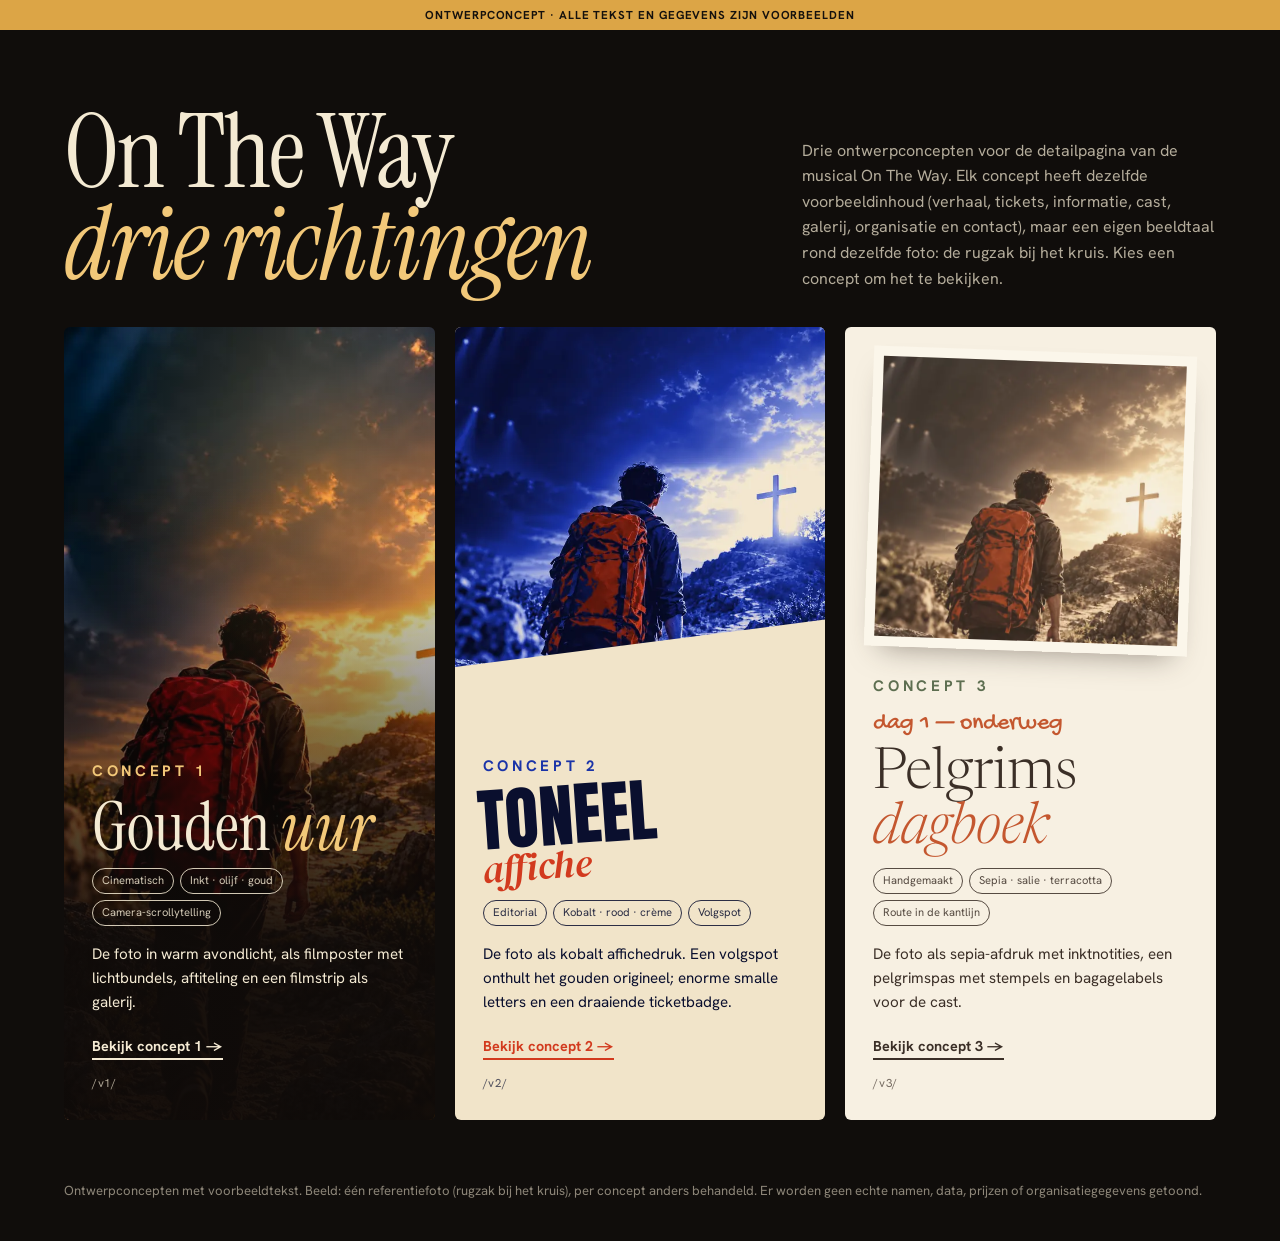
<file: index.html>
<!doctype html>
<html lang="nl">
<head>
<meta charset="utf-8">
<meta name="viewport" content="width=device-width, initial-scale=1">
<title>On The Way — kies een ontwerpconcept</title>
<meta name="description" content="Drie ontwerpconcepten voor de musical On The Way. Alle tekst en gegevens zijn voorbeelden.">
<link rel="preconnect" href="https://fonts.googleapis.com">
<link rel="preconnect" href="https://fonts.gstatic.com" crossorigin>
<link href="https://fonts.googleapis.com/css2?family=Instrument+Serif:ital@0;1&family=Hanken+Grotesk:wght@400;600;700&family=Anton&family=DM+Serif+Display:ital@1&family=Newsreader:ital,opsz,wght@0,6..72,300;1,6..72,300&family=Gochi+Hand&display=swap" rel="stylesheet">
<style>
  *, *::before, *::after { box-sizing: border-box; }
  body { margin: 0; min-height: 100vh; background: #100d0b; color: #f4ead3; font: 400 1rem/1.6 "Hanken Grotesk", system-ui, sans-serif; padding-top: 30px; }
  a { color: inherit; }
  :focus-visible { outline: 3px solid #f2c879; outline-offset: 4px; }
  .banner { position: fixed; inset: 0 0 auto; z-index: 10; height: 30px; margin: 0; display: grid; place-items: center; background: #dca546; color: #15110d; font: 700 .72rem/1 "Hanken Grotesk", sans-serif; letter-spacing: .08em; text-transform: uppercase; text-align: center; padding: 0 10px; }
  header { display: flex; flex-wrap: wrap; justify-content: space-between; align-items: end; gap: 16px 40px; padding: clamp(40px, 6vw, 80px) clamp(20px, 5vw, 72px) 36px; }
  h1 { margin: 0; font: 400 clamp(3.4rem, 8vw, 7rem)/.9 "Instrument Serif", serif; letter-spacing: -.02em; }
  h1 em { color: #f2c879; }
  header p { margin: 0; max-width: 46ch; color: rgba(244, 234, 211, .72); }
  .concepts { list-style: none; margin: 0; padding: 0 clamp(20px, 5vw, 72px) 60px; display: grid; grid-template-columns: repeat(3, 1fr); gap: 20px; }
  .card { position: relative; display: flex; flex-direction: column; min-height: 640px; height: 100%; overflow: hidden; border-radius: 6px; text-decoration: none; isolation: isolate; transition: transform .4s cubic-bezier(.2, .7, .2, 1), box-shadow .4s; }
  .card:hover, .card:focus-visible { transform: translateY(-6px); box-shadow: 0 30px 60px -20px rgba(0, 0, 0, .7); }
  .card picture { display: contents; }
  .card img { position: absolute; inset: 0; z-index: -2; width: 100%; height: 100%; object-fit: cover; transition: transform 1s cubic-bezier(.2, .7, .2, 1); }
  .card:hover img { transform: scale(1.04); }
  .card::after { content: ""; position: absolute; inset: 0; z-index: -1; pointer-events: none; }
  .card__body { margin-top: auto; padding: 28px; }
  .card__n { margin: 0; font: 700 .72rem/1 "Hanken Grotesk", sans-serif; letter-spacing: .24em; text-transform: uppercase; }
  .card h2 { margin: 12px 0 10px; font-weight: 400; }
  .card p { margin: 0 0 18px; font-size: .95rem; }
  .card__go { display: inline-block; font-weight: 700; font-size: .9rem; border-bottom: 2px solid currentColor; }
  .card__meta { display: flex; flex-wrap: wrap; gap: 6px; margin-bottom: 16px; }
  .card__meta span { padding: 3px 9px; border: 1px solid currentColor; border-radius: 99px; font-size: .7rem; opacity: .85; }
  .card__url { display: block; margin-top: 14px; font-size: .72rem; letter-spacing: .06em; opacity: .7; }

  /* v1 — gouden uur: warme foto, donkere filmische fade */
  .c1 { color: #f4ead3; background: #15110d; }
  .c1 img { object-position: 50% 30%; }
  .c1::after { background: linear-gradient(0deg, rgba(15, 11, 9, .96) 22%, rgba(15, 11, 9, .35) 58%, transparent 80%), radial-gradient(60% 40% at 70% 18%, rgba(242, 200, 121, .25), transparent); }
  .c1 h2 { font: 400 4.2rem/.9 "Instrument Serif", serif; }
  .c1 h2 em { color: #f2c879; }
  .c1 .card__n { color: #f2c879; }

  /* v2 — toneelaffiche: kobalt fotodruk in schuin frame op crème */
  .c2 { color: #0a0f2e; background: #f1e4c9; }
  .c2 img { position: relative; inset: auto; flex: none; height: 340px; object-position: 50% 28%; clip-path: polygon(0 0, 100% 0, 100% 86%, 0 100%); }
  .c2 .card__body { padding-top: 4px; }
  .c2 h2 { font: 400 4.3rem/.86 "Anton", sans-serif; text-transform: uppercase; transform: rotate(-4deg); transform-origin: 0 100%; }
  .c2 h2 span { color: #d23a1e; display: block; font: italic 400 2.4rem/1 "DM Serif Display", serif; text-transform: none; }
  .c2 .card__n { color: #1a33a8; }
  .c2 .card__go { color: #d23a1e; }

  /* v3 — pelgrimsdagboek: sepia afdruk als ingeplakte foto */
  .c3 { color: #3b2f27; background: #f7f0e2; }
  .c3 img { position: relative; inset: auto; flex: none; margin: 24px 24px 0; width: calc(100% - 48px); height: 300px; border: 10px solid #fbf6ea; box-shadow: 0 16px 30px -16px rgba(59, 47, 39, .5); transform: rotate(2deg); object-position: 50% 30%; }
  .c3:hover img { transform: rotate(0) scale(1.02); }
  .c3 h2 { font: 300 3.6rem/.95 "Newsreader", serif; }
  .c3 h2 em { color: #c4572f; display: block; }
  .c3 .card__n { color: #5d6e50; }
  .c3 .hand { font: 400 1.5rem/1 "Gochi Hand", cursive; color: #c4572f; display: block; margin-bottom: 4px; }

  footer { padding: 0 clamp(20px, 5vw, 72px) 40px; font-size: .82rem; color: rgba(244, 234, 211, .55); }
  @media (max-width: 1000px) { .concepts { grid-template-columns: 1fr; } .card { min-height: 560px; } }
  @media (max-width: 600px) { .banner { font-size: .6rem; letter-spacing: .03em; } .c1 h2 { font-size: 3.4rem; } .c2 h2 { font-size: 3.6rem; } .c3 h2 { font-size: 3rem; } .c2 img { height: 300px; } .c3 img { height: 260px; } }
  @media (prefers-reduced-motion: reduce) { .card, .card img { transition: none; } .card:hover, .card:focus-visible { transform: none; } .card:hover img { transform: none; } .c3 img, .c3:hover img { transform: rotate(2deg); } }
</style>
</head>
<body>
<p class="banner" role="note">Ontwerpconcept · alle tekst en gegevens zijn voorbeelden</p>
<header>
  <h1>On The Way<br><em>drie richtingen</em></h1>
  <p>Drie ontwerpconcepten voor de detailpagina van de musical On The Way. Elk concept heeft dezelfde voorbeeldinhoud (verhaal, tickets, informatie, cast, galerij, organisatie en contact), maar een eigen beeldtaal rond dezelfde foto: de rugzak bij het kruis. Kies een concept om het te bekijken.</p>
</header>
<main>
  <ul class="concepts">
    <li><a class="card c1" href="v1/">
      <picture>
        <source type="image/webp" srcset="v1/assets/img/full-640.webp 640w, v1/assets/img/full-1024.webp 1024w" sizes="(min-width: 1000px) 30vw, 100vw">
        <img src="v1/assets/img/full-640.jpg" srcset="v1/assets/img/full-640.jpg 640w, v1/assets/img/full-1024.jpg 1024w" sizes="(min-width: 1000px) 30vw, 100vw" width="640" height="960" alt="" decoding="async">
      </picture>
      <div class="card__body">
        <p class="card__n">Concept 1</p>
        <h2>Gouden <em>uur</em></h2>
        <div class="card__meta"><span>Cinematisch</span><span>Inkt · olijf · goud</span><span>Camera-scrollytelling</span></div>
        <p>De foto in warm avondlicht, als filmposter met lichtbundels, aftiteling en een filmstrip als galerij.</p>
        <span class="card__go">Bekijk concept 1 →</span>
        <span class="card__url">/v1/</span>
      </div>
    </a></li>
    <li><a class="card c2" href="v2/">
      <picture>
        <source type="image/webp" srcset="v2/assets/img/full-640.webp 640w, v2/assets/img/full-1024.webp 1024w" sizes="(min-width: 1000px) 30vw, 100vw">
        <img src="v2/assets/img/full-640.jpg" srcset="v2/assets/img/full-640.jpg 640w, v2/assets/img/full-1024.jpg 1024w" sizes="(min-width: 1000px) 30vw, 100vw" width="640" height="960" alt="" decoding="async">
      </picture>
      <div class="card__body">
        <p class="card__n">Concept 2</p>
        <h2>Toneel<span>affiche</span></h2>
        <div class="card__meta"><span>Editorial</span><span>Kobalt · rood · crème</span><span>Volgspot</span></div>
        <p>De foto als kobalt affichedruk. Een volgspot onthult het gouden origineel; enorme smalle letters en een draaiende ticketbadge.</p>
        <span class="card__go">Bekijk concept 2 →</span>
        <span class="card__url">/v2/</span>
      </div>
    </a></li>
    <li><a class="card c3" href="v3/">
      <picture>
        <source type="image/webp" srcset="v3/assets/img/full-640.webp 640w, v3/assets/img/full-1024.webp 1024w" sizes="(min-width: 1000px) 28vw, 90vw">
        <img src="v3/assets/img/full-640.jpg" srcset="v3/assets/img/full-640.jpg 640w, v3/assets/img/full-1024.jpg 1024w" sizes="(min-width: 1000px) 28vw, 90vw" width="640" height="960" alt="" decoding="async">
      </picture>
      <div class="card__body">
        <p class="card__n">Concept 3</p>
        <span class="hand">dag 1 — onderweg</span>
        <h2>Pelgrims<em>dagboek</em></h2>
        <div class="card__meta"><span>Handgemaakt</span><span>Sepia · salie · terracotta</span><span>Route in de kantlijn</span></div>
        <p>De foto als sepia-afdruk met inktnotities, een pelgrimspas met stempels en bagagelabels voor de cast.</p>
        <span class="card__go">Bekijk concept 3 →</span>
        <span class="card__url">/v3/</span>
      </div>
    </a></li>
  </ul>
</main>
<footer>Ontwerpconcepten met voorbeeldtekst. Beeld: één referentiefoto (rugzak bij het kruis), per concept anders behandeld. Er worden geen echte namen, data, prijzen of organisatiegegevens getoond.</footer>
</body>
</html>
</file>
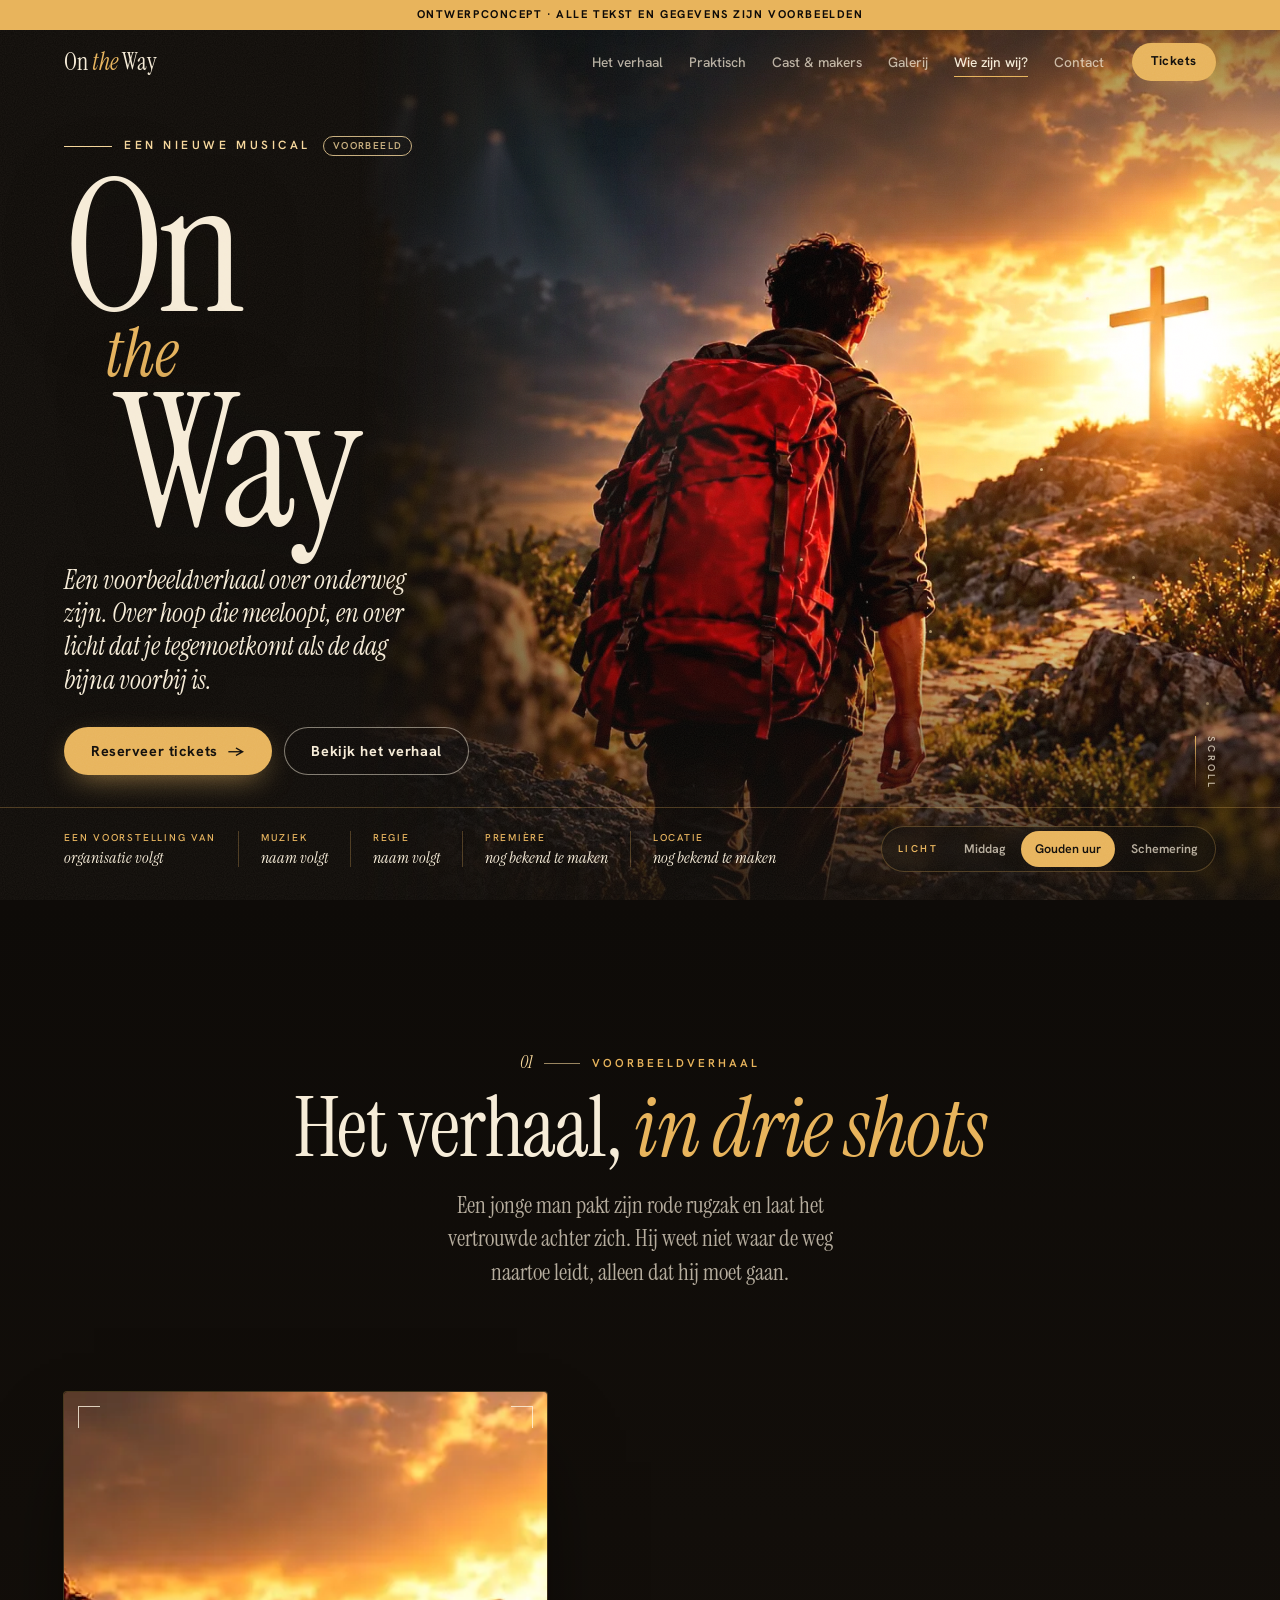
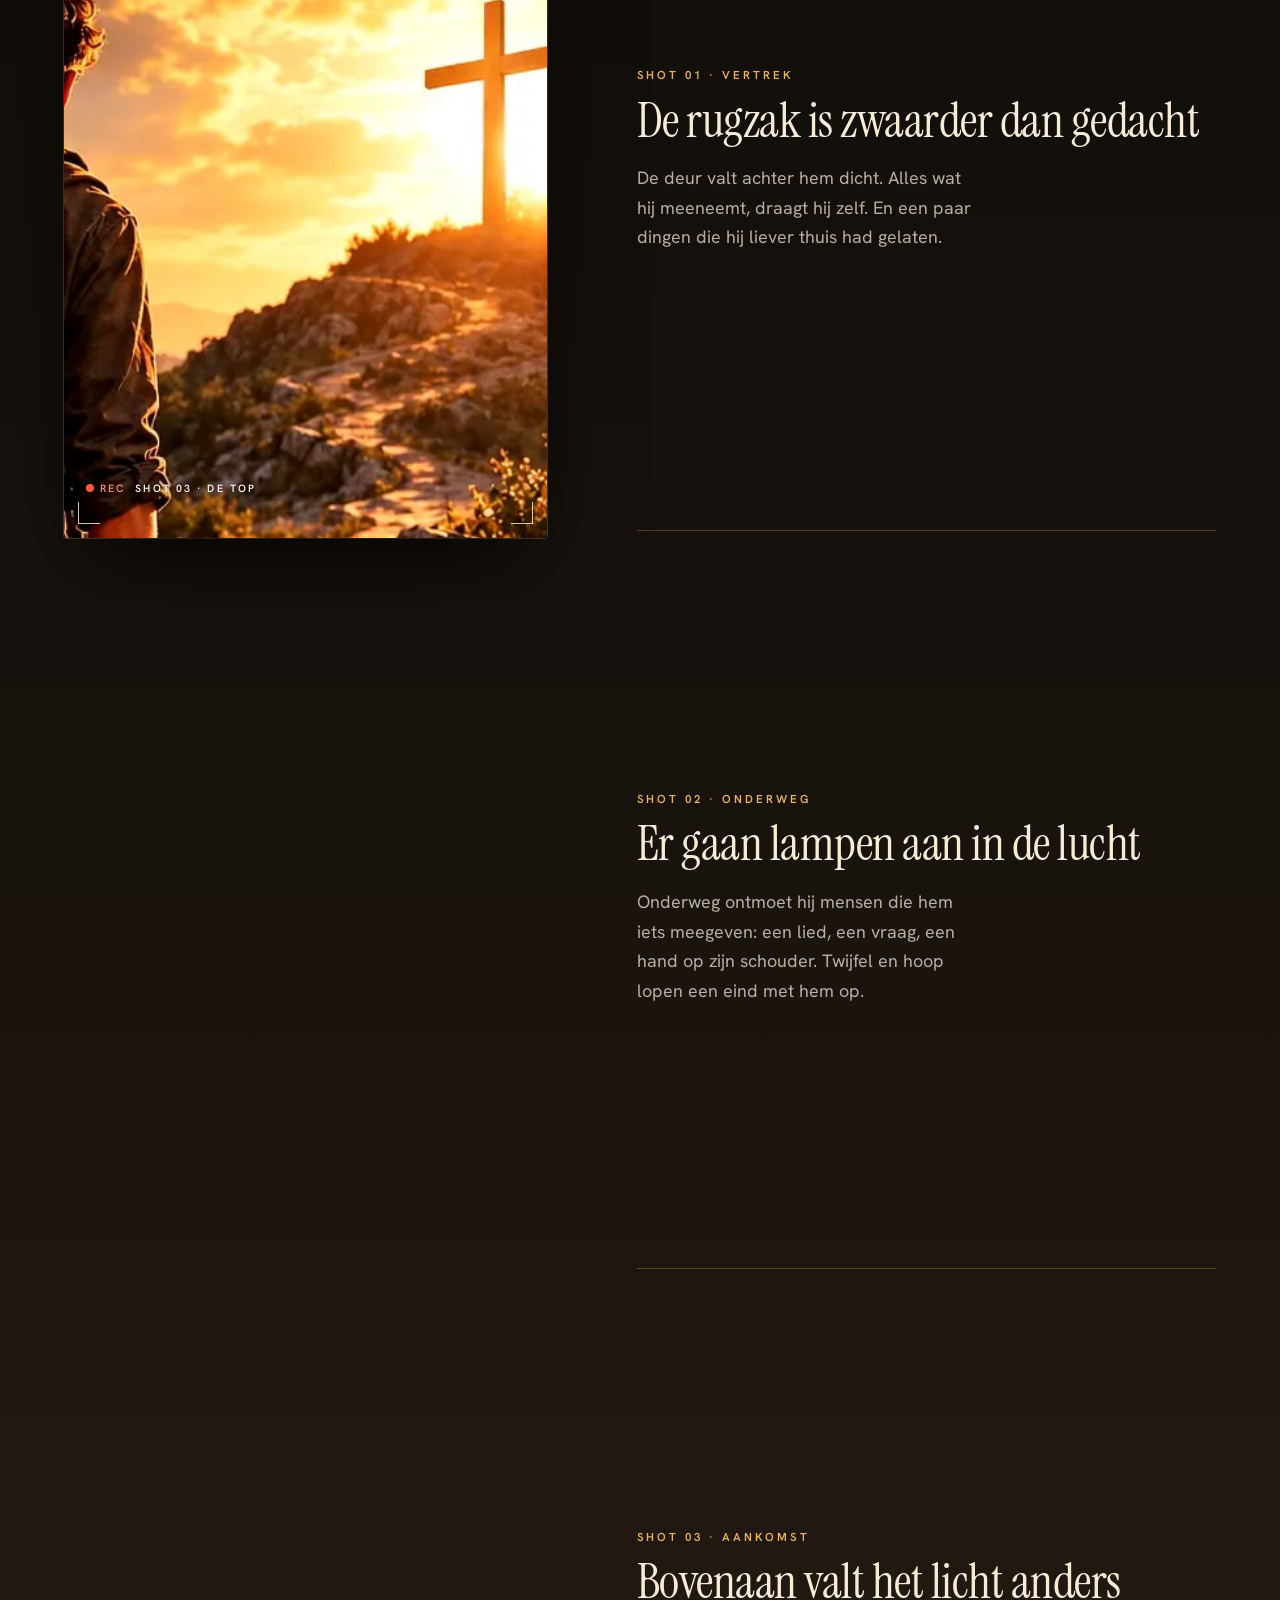
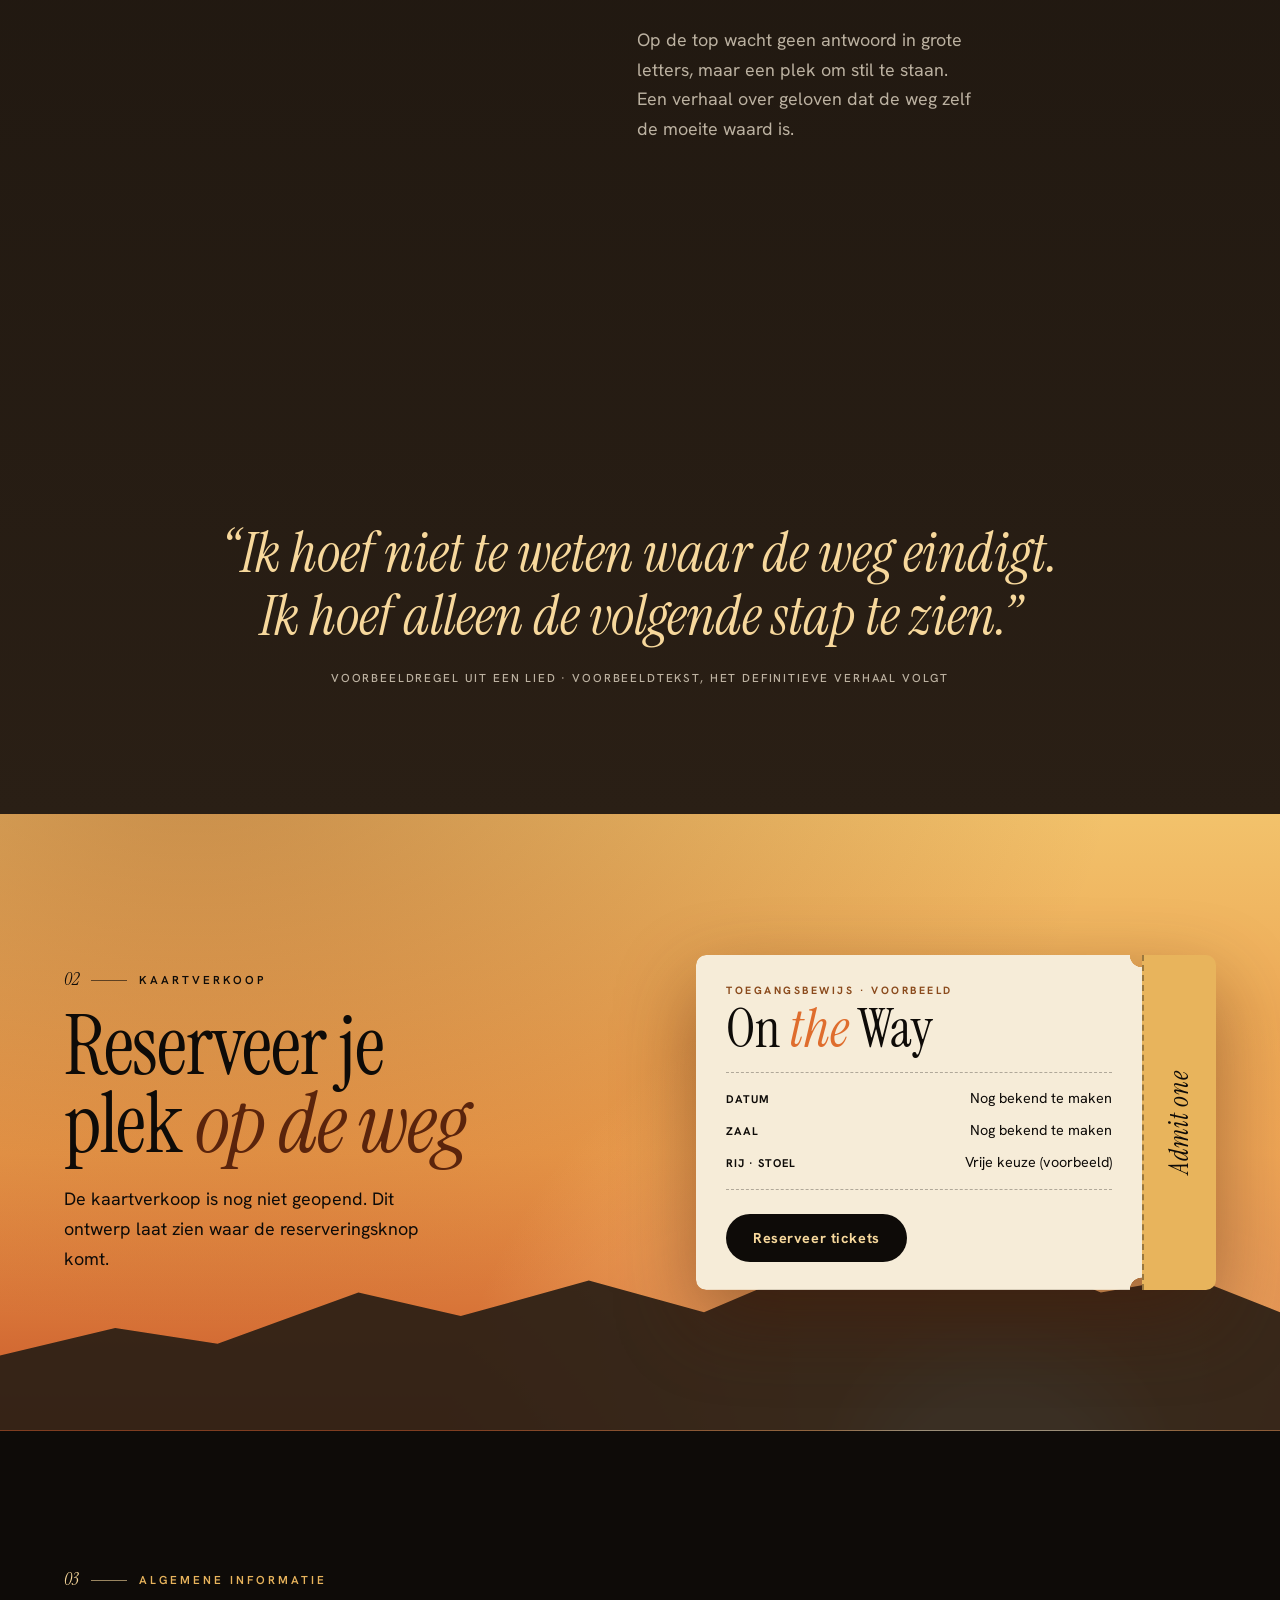
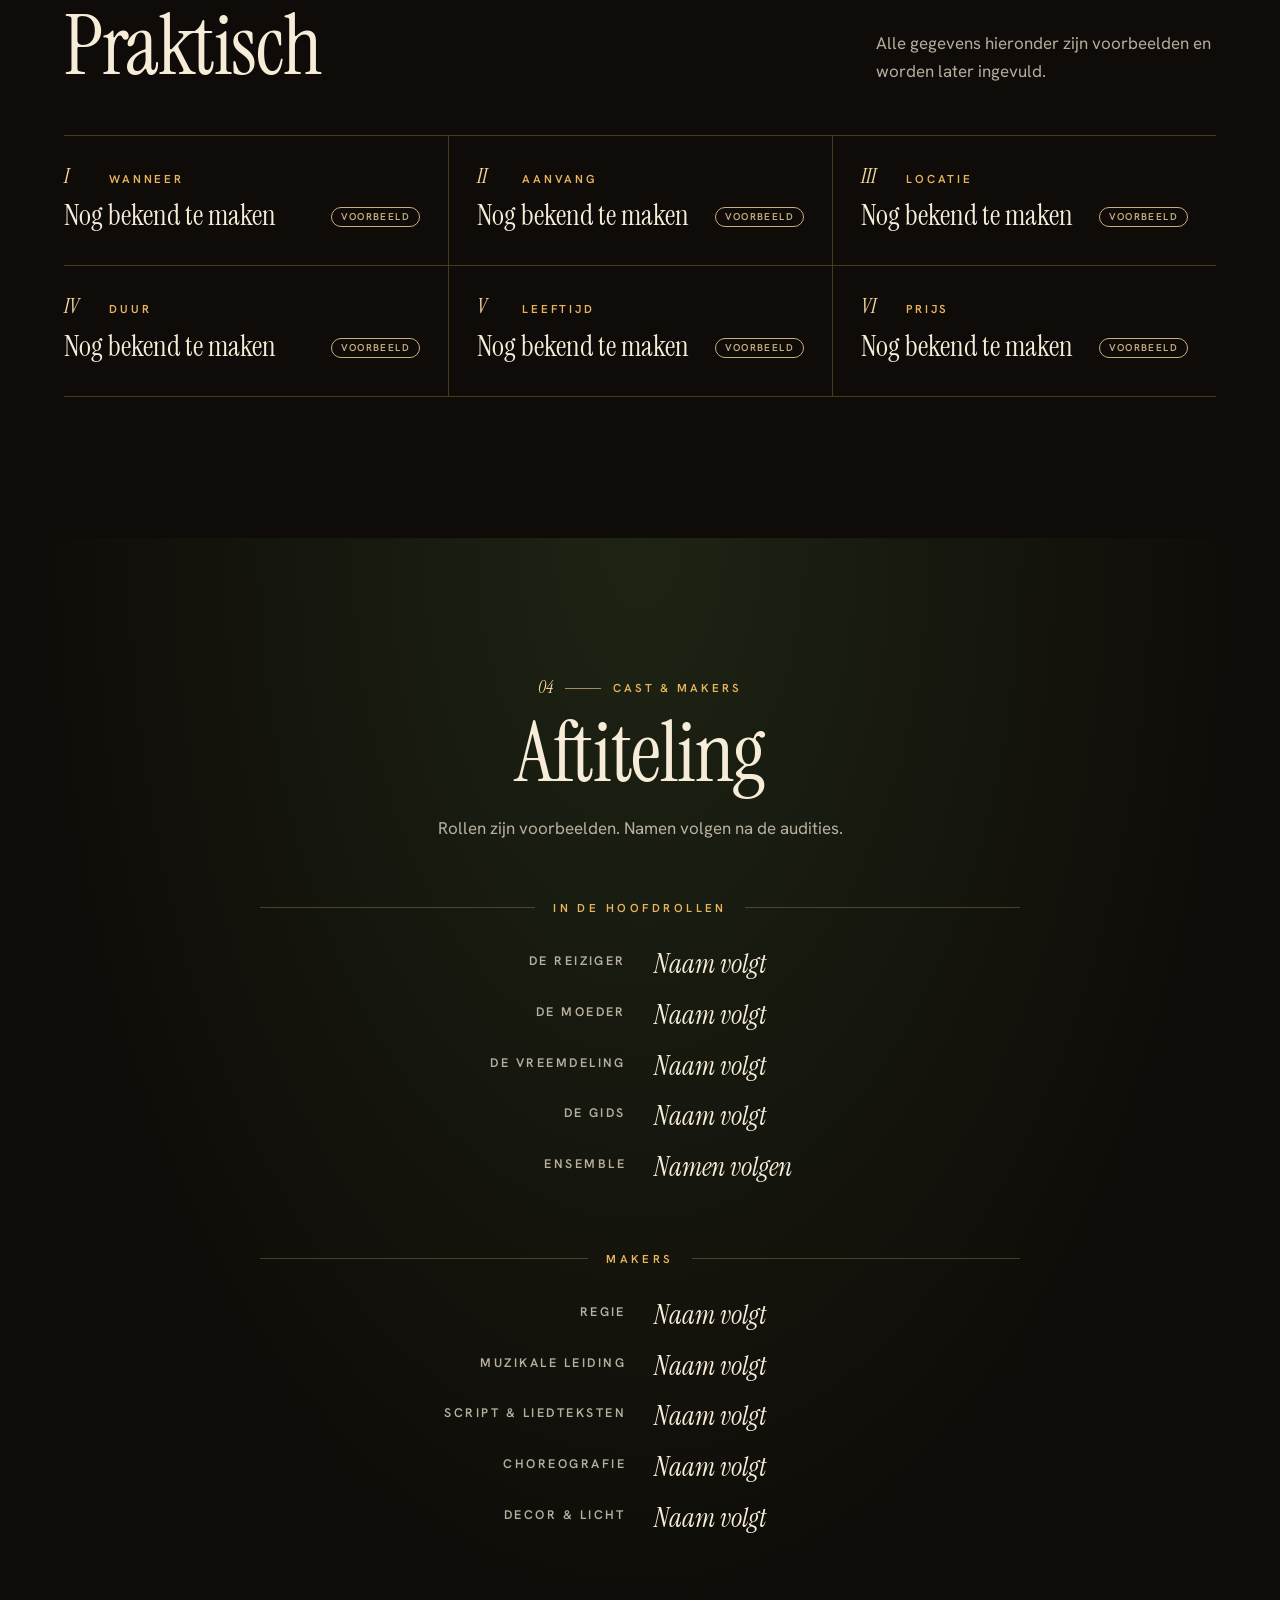
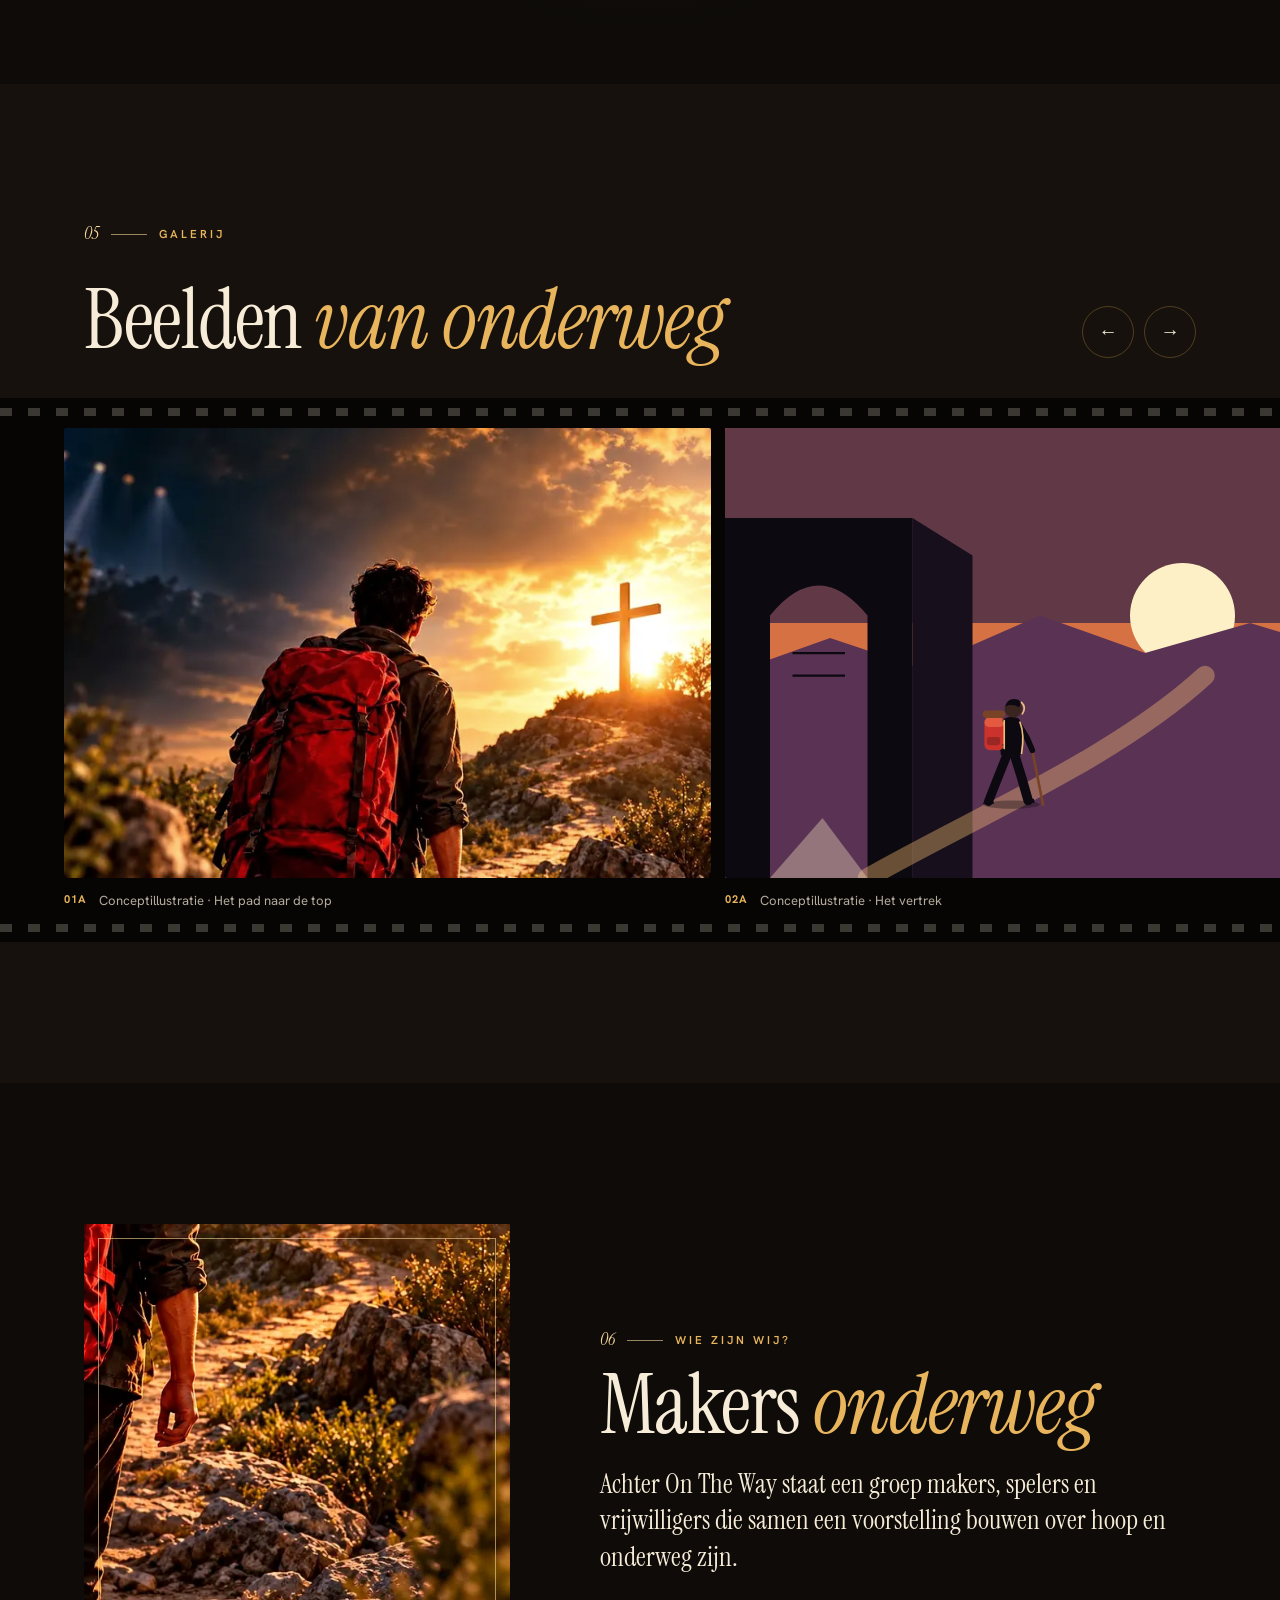
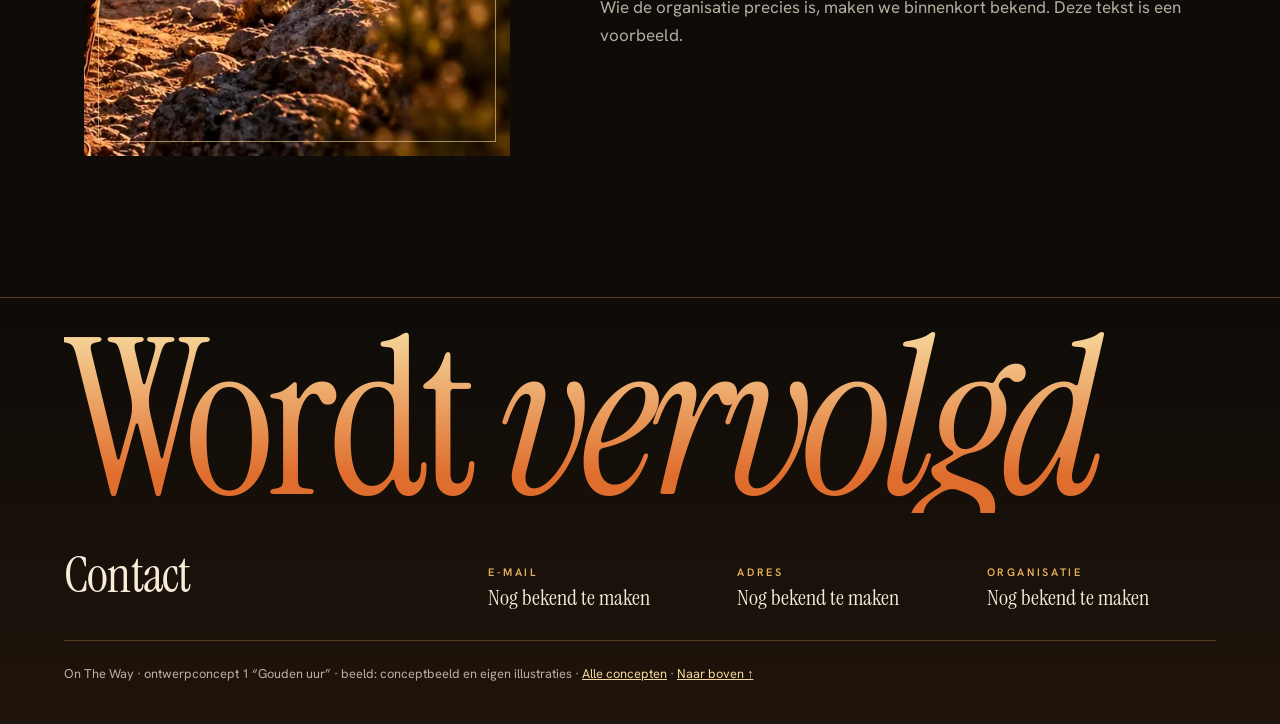
<file: v1/index.html>
<!doctype html>
<html lang="nl">
<head>
<meta charset="utf-8">
<meta name="viewport" content="width=device-width, initial-scale=1">
<title>On The Way · musical · Ontwerpconcept 1: Gouden uur</title>
<meta name="description" content="Ontwerpconcept voor de musical On The Way. Alle tekst en gegevens zijn voorbeelden.">
<meta name="theme-color" content="#0e0b08">
<link rel="preconnect" href="https://fonts.googleapis.com">
<link rel="preconnect" href="https://fonts.gstatic.com" crossorigin>
<link href="https://fonts.googleapis.com/css2?family=Instrument+Serif:ital@0;1&family=Hanken+Grotesk:wght@400;500;600;700&display=swap" rel="stylesheet">
<link rel="preload" as="image" type="image/webp" imagesrcset="assets/img/full-640.webp 640w, assets/img/full-1024.webp 1024w" imagesizes="(min-width: 900px) 72vw, 100vw">
<link rel="stylesheet" href="style.css">
</head>
<body>
<a class="skip" href="#main">Naar de inhoud</a>
<p class="concept-banner" role="note">Ontwerpconcept · alle tekst en gegevens zijn voorbeelden</p>
<div class="reel" aria-hidden="true"><span></span></div>

<header class="site-header" id="top">
  <a class="wordmark" href="#top" aria-label="On The Way, naar boven"><span>On</span> <i>the</i> <span>Way</span></a>
  <button class="nav-toggle" type="button" aria-expanded="false" aria-controls="site-nav">
    <span class="nav-toggle__bars" aria-hidden="true"></span><span class="nav-toggle__label">Menu</span>
  </button>
  <nav class="site-nav" id="site-nav" aria-label="Hoofdnavigatie">
    <ul>
      <li><a href="#verhaal">Het verhaal</a></li>
      <li><a href="#informatie">Praktisch</a></li>
      <li><a href="#cast">Cast &amp; makers</a></li>
      <li><a href="#galerij">Galerij</a></li>
      <li><a href="#wie">Wie zijn wij?</a></li>
      <li><a href="#contact">Contact</a></li>
    </ul>
    <a class="btn btn--gold btn--small" href="#tickets" data-ticket>Tickets</a>
  </nav>
</header>

<main id="main">
  <section class="hero" aria-labelledby="hero-title" data-light="gouden-uur">
    <div class="hero__frame" data-parallax="0.22">
      <picture>
        <source type="image/webp" srcset="assets/img/full-640.webp 640w, assets/img/full-1024.webp 1024w" sizes="(min-width: 900px) 72vw, 100vw">
        <img class="hero__photo" src="assets/img/full-1024.jpg" srcset="assets/img/full-640.jpg 640w, assets/img/full-1024.jpg 1024w" sizes="(min-width: 900px) 72vw, 100vw" width="1024" height="1536" fetchpriority="high" decoding="async"
          alt="Conceptbeeld: een jonge man met een rode rugzak loopt bij zonsondergang een rotsig pad op naar een kruis op de heuvel, terwijl toneelspots door de lucht schijnen.">
      </picture>
      <svg class="hero__beams" viewBox="0 0 100 100" preserveAspectRatio="none" aria-hidden="true" focusable="false">
        <defs>
          <linearGradient id="beam" x1="0" y1="0" x2="0" y2="1">
            <stop offset="0" stop-color="#fff3d6" stop-opacity=".55"/>
            <stop offset="1" stop-color="#fff3d6" stop-opacity="0"/>
          </linearGradient>
        </defs>
        <g class="beam beam--a"><polygon points="8,0 11,0 34,100 14,100" fill="url(#beam)"/></g>
        <g class="beam beam--b"><polygon points="13,0 15,0 52,100 36,100" fill="url(#beam)"/></g>
        <g class="beam beam--c"><polygon points="3,0 5,0 18,100 4,100" fill="url(#beam)"/></g>
      </svg>
      <div class="hero__sun" aria-hidden="true"></div>
      <div class="hero__dust" aria-hidden="true"><i></i><i></i><i></i><i></i><i></i><i></i><i></i><i></i></div>
      <div class="hero__tint" aria-hidden="true"></div>
    </div>
    <div class="hero__glow" aria-hidden="true"></div>

    <div class="hero__content">
      <p class="eyebrow"><span class="eyebrow__rule" aria-hidden="true"></span>Een nieuwe musical <span class="tag">Voorbeeld</span></p>
      <h1 id="hero-title" class="hero__title">
        <span class="hero__word hero__word--on">On</span>
        <span class="hero__word hero__word--the">the</span>
        <span class="hero__word hero__word--way">Way</span>
      </h1>
      <p class="hero__lede">Een voorbeeldverhaal over onderweg zijn. Over hoop die meeloopt, en over licht dat je tegemoetkomt als de dag bijna voorbij is.</p>
      <div class="hero__actions">
        <a class="btn btn--gold" href="#tickets" data-ticket>Reserveer tickets <span aria-hidden="true">→</span></a>
        <a class="btn btn--ghost" href="#verhaal">Bekijk het verhaal</a>
      </div>
    </div>

    <div class="hero__foot">
      <p class="billing" aria-label="Voorbeeld van een creditsblok">
        <span>Een voorstelling van <b>organisatie volgt</b></span>
        <span>muziek <b>naam volgt</b></span>
        <span>regie <b>naam volgt</b></span>
        <span>première <b>nog bekend te maken</b></span>
        <span>locatie <b>nog bekend te maken</b></span>
      </p>
      <div class="light-switch" role="group" aria-label="Kleur van het licht in het beeld">
        <span class="light-switch__label" aria-hidden="true">Licht</span>
        <button type="button" data-light-set="middag" aria-pressed="false">Middag</button>
        <button type="button" data-light-set="gouden-uur" aria-pressed="true">Gouden uur</button>
        <button type="button" data-light-set="schemering" aria-pressed="false">Schemering</button>
      </div>
    </div>
    <a class="hero__cue" href="#verhaal"><span>Scroll</span><i aria-hidden="true"></i></a>
  </section>

  <section class="story" id="verhaal" aria-labelledby="verhaal-title">
    <header class="story__head reveal">
      <p class="label"><span class="label__num">01</span> Voorbeeldverhaal</p>
      <h2 id="verhaal-title" class="display">Het verhaal, <em>in drie shots</em></h2>
      <p class="story__intro">Een jonge man pakt zijn rode rugzak en laat het vertrouwde achter zich. Hij weet niet waar de weg naartoe leidt, alleen dat hij moet gaan.</p>
    </header>

    <div class="scenes">
      <div class="camera" aria-hidden="true">
        <div class="camera__frame" data-shot="0">
          <picture>
            <source type="image/webp" srcset="assets/img/full-640.webp 640w, assets/img/full-1024.webp 1024w" sizes="(min-width: 900px) 40vw, 1px">
            <img class="camera__img" src="assets/img/full-1024.jpg" srcset="assets/img/full-640.jpg 640w, assets/img/full-1024.jpg 1024w" sizes="(min-width: 900px) 40vw, 1px" width="1024" height="1536" alt="" loading="lazy" decoding="async">
          </picture>
          <span class="camera__corner camera__corner--tl"></span><span class="camera__corner camera__corner--tr"></span>
          <span class="camera__corner camera__corner--bl"></span><span class="camera__corner camera__corner--br"></span>
          <p class="camera__hud"><span class="camera__rec">REC</span> <span data-shot-label>Shot 00 · Totaal</span></p>
        </div>
      </div>

      <ol class="shots">
        <li class="shot reveal" data-shot-target="1">
          <picture class="shot__still">
            <source type="image/webp" srcset="assets/img/rugzak-480.webp">
            <img src="assets/img/rugzak-480.jpg" width="480" height="640" alt="Detail van het conceptbeeld: de rode rugzak op de rug van de reiziger." loading="lazy" decoding="async">
          </picture>
          <p class="shot__n">Shot 01 · Vertrek</p>
          <h3>De rugzak is zwaarder dan gedacht</h3>
          <p>De deur valt achter hem dicht. Alles wat hij meeneemt, draagt hij zelf. En een paar dingen die hij liever thuis had gelaten.</p>
        </li>
        <li class="shot reveal" data-shot-target="2">
          <picture class="shot__still">
            <source type="image/webp" srcset="assets/img/spots-520.webp">
            <img src="assets/img/spots-520.jpg" width="520" height="560" alt="Detail van het conceptbeeld: toneelspots die als sterren door de wolken schijnen." loading="lazy" decoding="async">
          </picture>
          <p class="shot__n">Shot 02 · Onderweg</p>
          <h3>Er gaan lampen aan in de lucht</h3>
          <p>Onderweg ontmoet hij mensen die hem iets meegeven: een lied, een vraag, een hand op zijn schouder. Twijfel en hoop lopen een eind met hem op.</p>
        </li>
        <li class="shot reveal" data-shot-target="3">
          <picture class="shot__still">
            <source type="image/webp" srcset="assets/img/kruis-560.webp">
            <img src="assets/img/kruis-560.jpg" width="560" height="560" alt="Detail van het conceptbeeld: een houten kruis op de heuveltop tegen de ondergaande zon." loading="lazy" decoding="async">
          </picture>
          <p class="shot__n">Shot 03 · Aankomst</p>
          <h3>Bovenaan valt het licht anders</h3>
          <p>Op de top wacht geen antwoord in grote letters, maar een plek om stil te staan. Een verhaal over geloven dat de weg zelf de moeite waard is.</p>
        </li>
      </ol>
    </div>

    <blockquote class="story__quote reveal">
      <p>“Ik hoef niet te weten waar de weg eindigt. Ik hoef alleen de volgende stap te zien.”</p>
      <footer>Voorbeeldregel uit een lied · voorbeeldtekst, het definitieve verhaal volgt</footer>
    </blockquote>
  </section>

  <section class="tickets" id="tickets" aria-labelledby="tickets-title">
    <div class="tickets__sky" aria-hidden="true"></div>
    <div class="tickets__inner">
      <div class="tickets__copy reveal">
        <p class="label label--dark"><span class="label__num">02</span> Kaartverkoop</p>
        <h2 id="tickets-title" class="display display--dark">Reserveer je plek <em>op de weg</em></h2>
        <p>De kaartverkoop is nog niet geopend. Dit ontwerp laat zien waar de reserveringsknop komt.</p>
      </div>
      <article class="stub reveal" aria-label="Voorbeeld van een toegangsbewijs">
        <div class="stub__main">
          <p class="stub__kicker">Toegangsbewijs · voorbeeld</p>
          <p class="stub__title">On <i>the</i> Way</p>
          <dl class="stub__meta">
            <div><dt>Datum</dt><dd>Nog bekend te maken</dd></div>
            <div><dt>Zaal</dt><dd>Nog bekend te maken</dd></div>
            <div><dt>Rij · stoel</dt><dd>Vrije keuze (voorbeeld)</dd></div>
          </dl>
          <a class="btn btn--ink" href="#tickets" data-ticket>Reserveer tickets</a>
        </div>
        <div class="stub__tear" aria-hidden="true"><span>Admit one</span></div>
      </article>
    </div>
  </section>

  <section class="info" id="informatie" aria-labelledby="info-title">
    <header class="info__head reveal">
      <p class="label"><span class="label__num">03</span> Algemene informatie</p>
      <h2 id="info-title" class="display">Praktisch</h2>
      <p class="info__intro">Alle gegevens hieronder zijn voorbeelden en worden later ingevuld.</p>
    </header>
    <dl class="programme">
      <div class="reveal"><dt><span>i</span>Wanneer</dt><dd>Nog bekend te maken</dd><dd class="tag">Voorbeeld</dd></div>
      <div class="reveal"><dt><span>ii</span>Aanvang</dt><dd>Nog bekend te maken</dd><dd class="tag">Voorbeeld</dd></div>
      <div class="reveal"><dt><span>iii</span>Locatie</dt><dd>Nog bekend te maken</dd><dd class="tag">Voorbeeld</dd></div>
      <div class="reveal"><dt><span>iv</span>Duur</dt><dd>Nog bekend te maken</dd><dd class="tag">Voorbeeld</dd></div>
      <div class="reveal"><dt><span>v</span>Leeftijd</dt><dd>Nog bekend te maken</dd><dd class="tag">Voorbeeld</dd></div>
      <div class="reveal"><dt><span>vi</span>Prijs</dt><dd>Nog bekend te maken</dd><dd class="tag">Voorbeeld</dd></div>
    </dl>
  </section>

  <section class="cast" id="cast" aria-labelledby="cast-title">
    <header class="cast__head reveal">
      <p class="label"><span class="label__num">04</span> Cast &amp; makers</p>
      <h2 id="cast-title" class="display">Aftiteling</h2>
      <p>Rollen zijn voorbeelden. Namen volgen na de audities.</p>
    </header>
    <div class="credits reveal">
      <h3 class="credits__group">In de hoofdrollen</h3>
      <dl>
        <div><dt>De reiziger</dt><dd>Naam volgt</dd></div>
        <div><dt>De moeder</dt><dd>Naam volgt</dd></div>
        <div><dt>De vreemdeling</dt><dd>Naam volgt</dd></div>
        <div><dt>De gids</dt><dd>Naam volgt</dd></div>
        <div><dt>Ensemble</dt><dd>Namen volgen</dd></div>
      </dl>
      <h3 class="credits__group">Makers</h3>
      <dl>
        <div><dt>Regie</dt><dd>Naam volgt</dd></div>
        <div><dt>Muzikale leiding</dt><dd>Naam volgt</dd></div>
        <div><dt>Script &amp; liedteksten</dt><dd>Naam volgt</dd></div>
        <div><dt>Choreografie</dt><dd>Naam volgt</dd></div>
        <div><dt>Decor &amp; licht</dt><dd>Naam volgt</dd></div>
      </dl>
    </div>
  </section>

  <section class="gallery" id="galerij" aria-labelledby="galerij-title">
    <header class="gallery__head reveal">
      <p class="label"><span class="label__num">05</span> Galerij</p>
      <h2 id="galerij-title" class="display">Beelden <em>van onderweg</em></h2>
      <div class="gallery__ctrl">
        <button type="button" class="round" data-strip="-1" aria-label="Vorige beelden">←</button>
        <button type="button" class="round" data-strip="1" aria-label="Volgende beelden">→</button>
      </div>
    </header>
    <ul class="filmstrip" tabindex="0" aria-label="Galerij, horizontaal scrollbaar">
      <li><figure>
        <picture><source type="image/webp" srcset="assets/img/wide-720.webp 720w, assets/img/wide-1024.webp 1024w" sizes="(min-width: 900px) 52vw, 86vw"><img src="assets/img/wide-720.jpg" srcset="assets/img/wide-720.jpg 720w, assets/img/wide-1024.jpg 1024w" sizes="(min-width: 900px) 52vw, 86vw" width="1024" height="712" loading="lazy" decoding="async" alt="De reiziger op het pad, het kruis in het tegenlicht en spots in de lucht."></picture>
        <figcaption><span>01A</span>Conceptillustratie · Het pad naar de top</figcaption>
      </figure></li>
      <li><figure>
        <img src="assets/scene-vertrek.svg" width="800" height="600" loading="lazy" decoding="async" alt="Getekende scène: de reiziger stapt door een stenen poort de weg op terwijl de zon opkomt.">
        <figcaption><span>02A</span>Conceptillustratie · Het vertrek</figcaption>
      </figure></li>
      <li><figure>
        <picture><source type="image/webp" srcset="assets/img/rugzak-480.webp"><img src="assets/img/rugzak-480.jpg" width="480" height="640" loading="lazy" decoding="async" alt="Close-up van de rode rugzak met riemen en gespen."></picture>
        <figcaption><span>03A</span>Conceptillustratie · De rugzak</figcaption>
      </figure></li>
      <li><figure>
        <img src="assets/scene-nacht.svg" width="800" height="600" loading="lazy" decoding="async" alt="Getekende scène: de reiziger zit bij een kampvuur onder een sterrenhemel.">
        <figcaption><span>04A</span>Conceptillustratie · Een nacht onder de sterren</figcaption>
      </figure></li>
      <li><figure>
        <picture><source type="image/webp" srcset="assets/img/spots-520.webp"><img src="assets/img/spots-520.jpg" width="520" height="560" loading="lazy" decoding="async" alt="Toneelspots die door donkere wolken schijnen."></picture>
        <figcaption><span>05A</span>Conceptillustratie · Lampen in de lucht</figcaption>
      </figure></li>
      <li><figure>
        <img src="assets/scene-ontmoeting.svg" width="800" height="600" loading="lazy" decoding="async" alt="Getekende scène: twee reizigers ontmoeten elkaar op een brug.">
        <figcaption><span>06A</span>Conceptillustratie · De ontmoeting</figcaption>
      </figure></li>
      <li><figure>
        <picture><source type="image/webp" srcset="assets/img/kruis-560.webp"><img src="assets/img/kruis-560.jpg" width="560" height="560" loading="lazy" decoding="async" alt="Het kruis op de top in het licht van de ondergaande zon."></picture>
        <figcaption><span>07A</span>Conceptillustratie · De top</figcaption>
      </figure></li>
      <li><figure>
        <img src="assets/scene-ensemble.svg" width="800" height="600" loading="lazy" decoding="async" alt="Getekende scène: het ensemble staat op het podium onder spots.">
        <figcaption><span>08A</span>Conceptillustratie · Het ensemble</figcaption>
      </figure></li>
    </ul>
  </section>

  <section class="about" id="wie" aria-labelledby="wie-title">
    <div class="about__img reveal">
      <picture><source type="image/webp" srcset="assets/img/pad-544.webp"><img src="assets/img/pad-544.jpg" width="544" height="656" loading="lazy" decoding="async" alt="Detail van het conceptbeeld: een rotsig pad met struiken in warm avondlicht."></picture>
    </div>
    <div class="about__text reveal">
      <p class="label"><span class="label__num">06</span> Wie zijn wij?</p>
      <h2 id="wie-title" class="display">Makers <em>onderweg</em></h2>
      <p class="about__lead">Achter On The Way staat een groep makers, spelers en vrijwilligers die samen een voorstelling bouwen over hoop en onderweg zijn.</p>
      <p>Wie de organisatie precies is, maken we binnenkort bekend. Deze tekst is een voorbeeld.</p>
    </div>
  </section>
</main>

<footer class="footer" id="contact" aria-labelledby="contact-title">
  <p class="footer__fin" aria-hidden="true">Wordt <i>vervolgd</i></p>
  <div class="footer__inner">
    <h2 id="contact-title" class="display display--small">Contact</h2>
    <dl class="footer__list">
      <div><dt>E-mail</dt><dd>Nog bekend te maken</dd></div>
      <div><dt>Adres</dt><dd>Nog bekend te maken</dd></div>
      <div><dt>Organisatie</dt><dd>Nog bekend te maken</dd></div>
    </dl>
    <p class="footer__small">On The Way · ontwerpconcept 1 “Gouden uur” · beeld: conceptbeeld en eigen illustraties · <a href="../">Alle concepten</a> · <a href="#top">Naar boven ↑</a></p>
  </div>
</footer>

<dialog class="ticket-dialog" id="ticket-dialog" aria-labelledby="dialog-title">
  <p class="label">Demo</p>
  <h2 id="dialog-title">Dit is een demo. Er wordt niets gereserveerd.</h2>
  <p>On The Way is hier een ontwerpconcept. Er is nog geen kaartverkoop: via deze pagina kun je niets reserveren of betalen.</p>
  <p>Zodra de kaartverkoop opent, komt hier de echte informatie.</p>
  <button type="button" class="btn btn--gold" data-close>Sluiten</button>
</dialog>

<script src="script.js"></script>
</body>
</html>
</file>
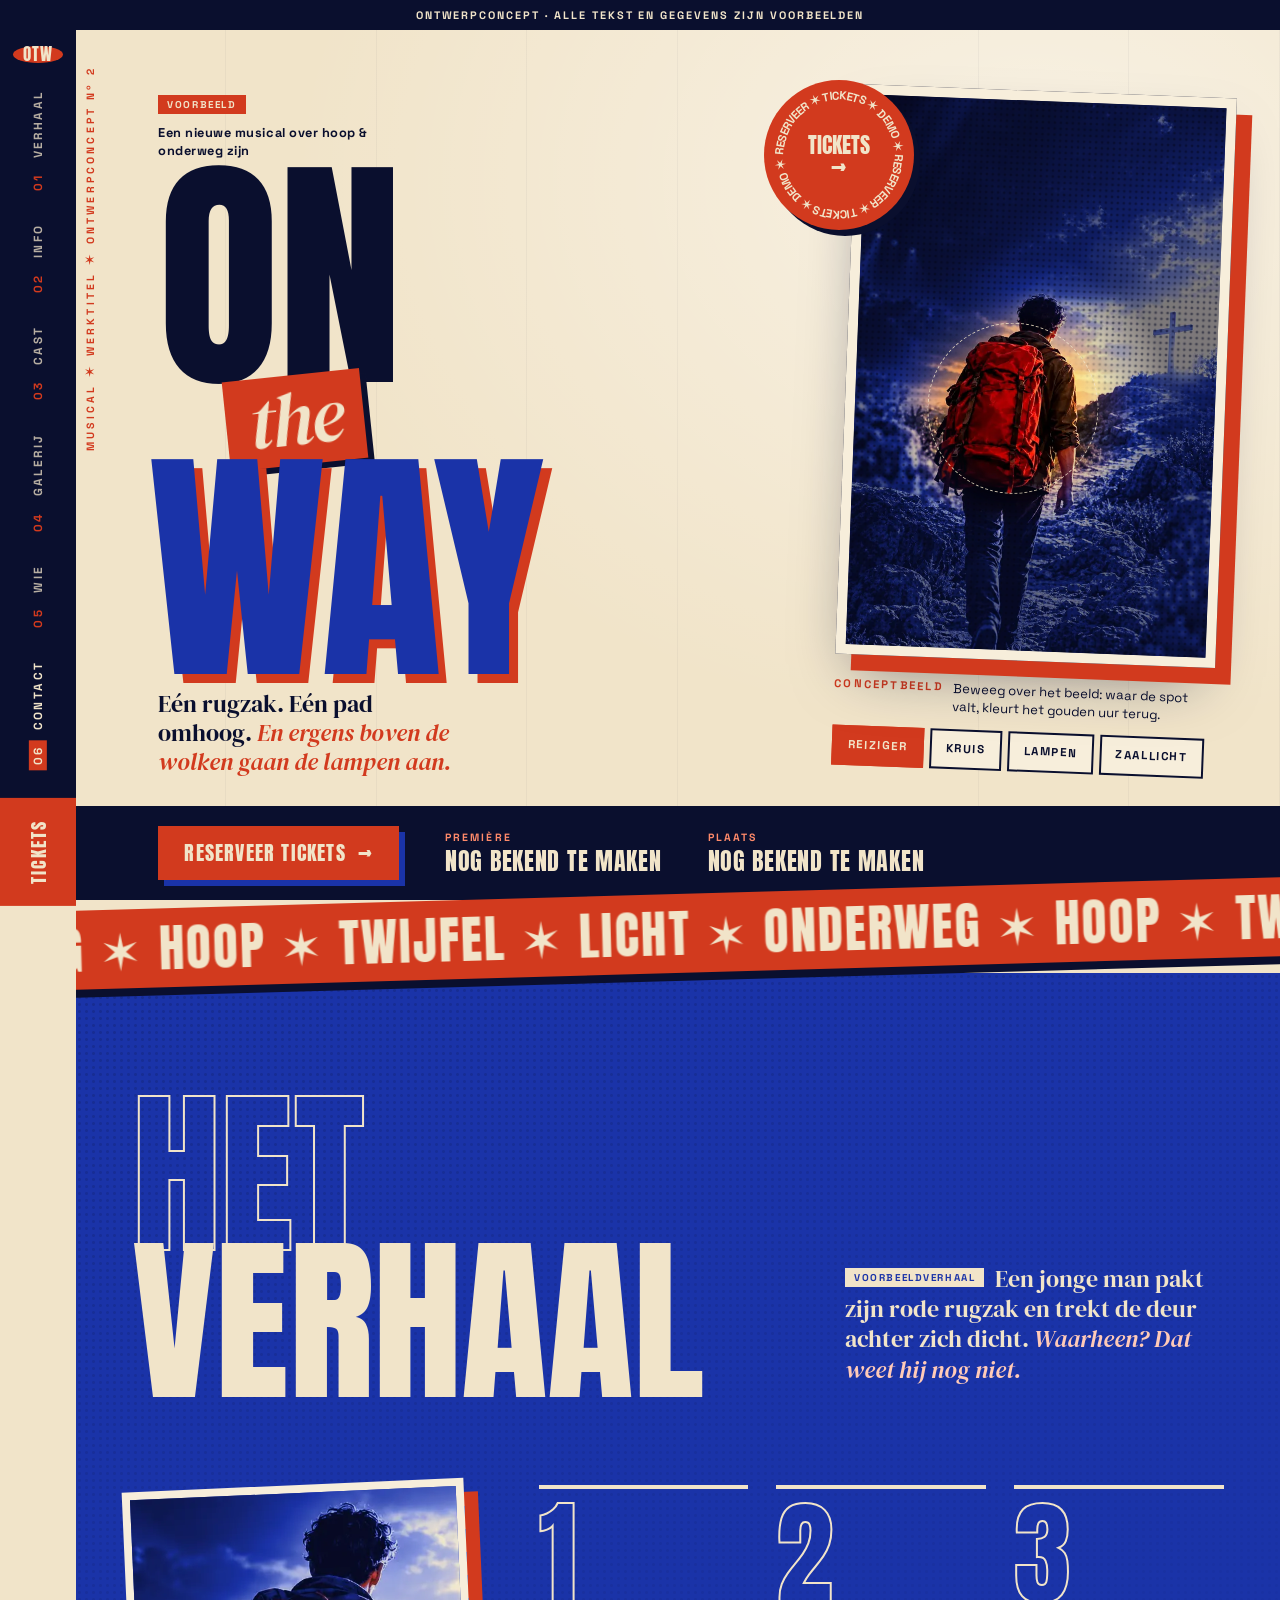
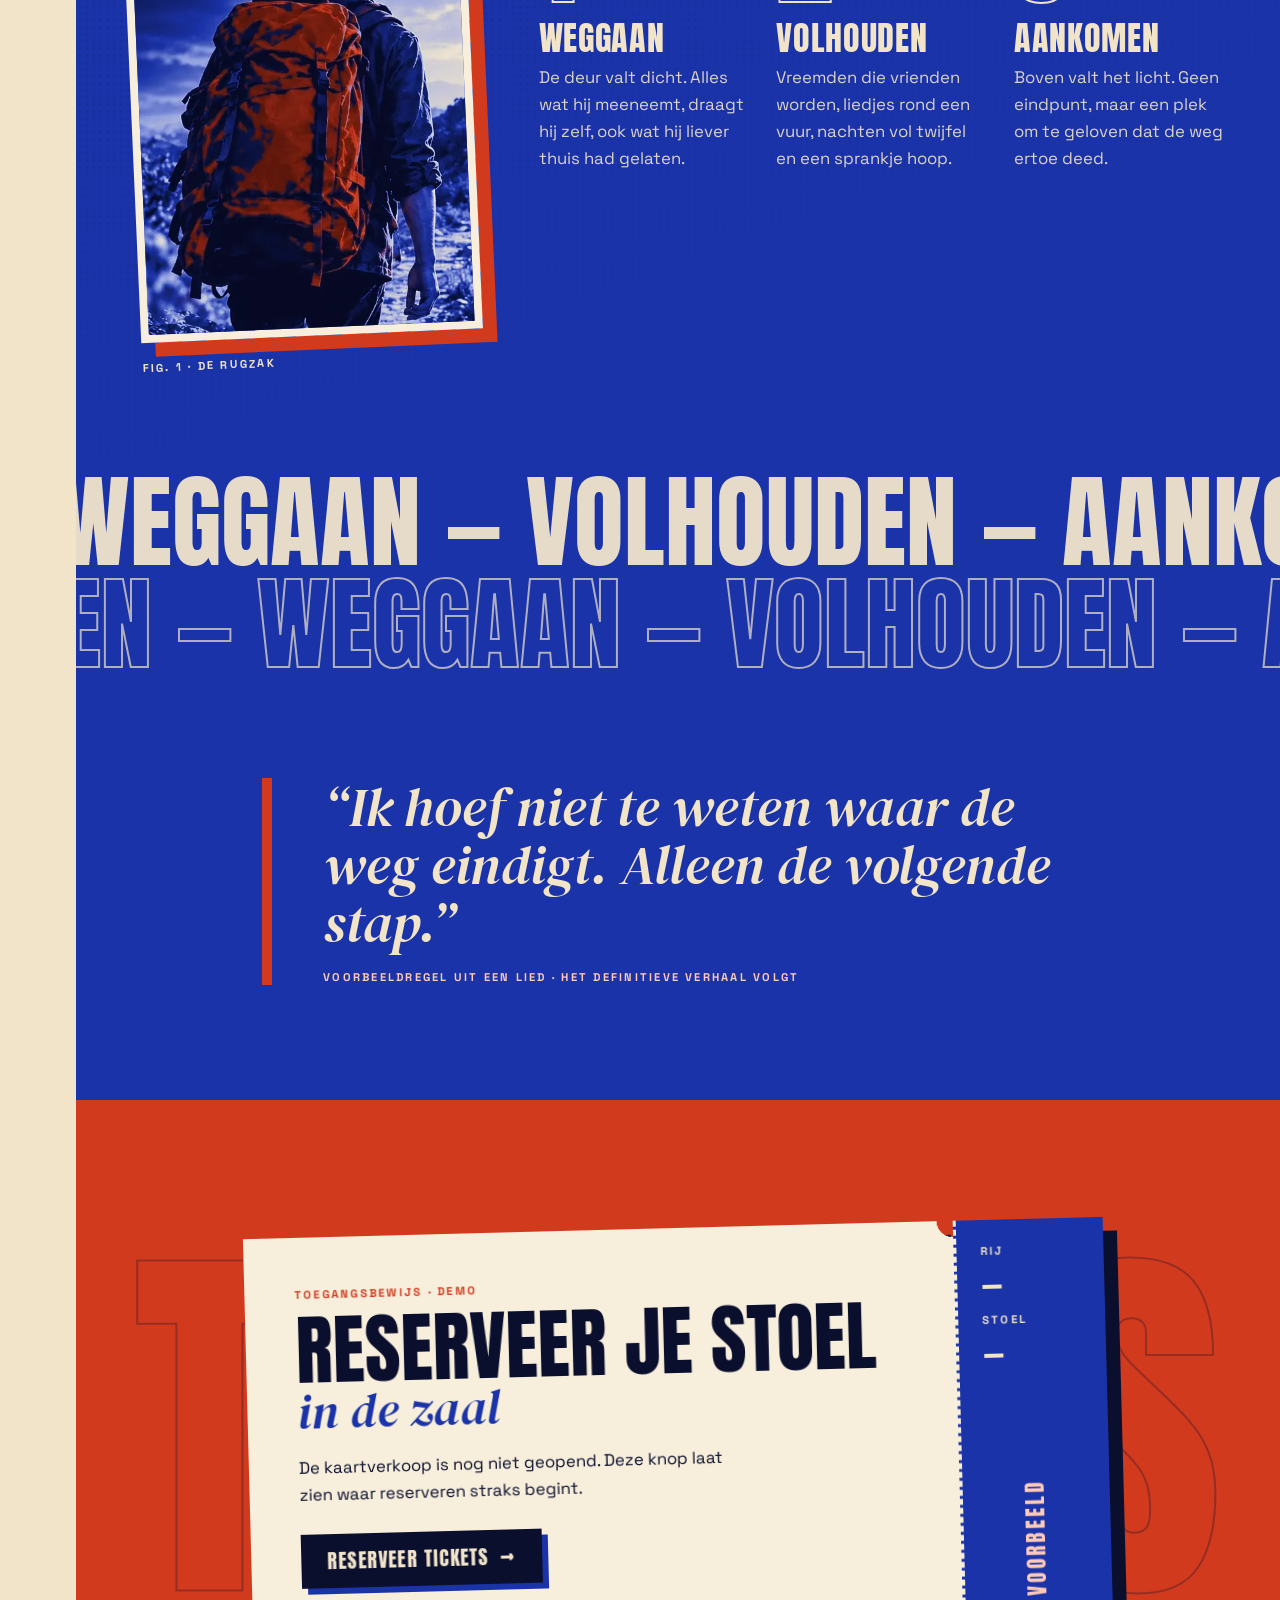
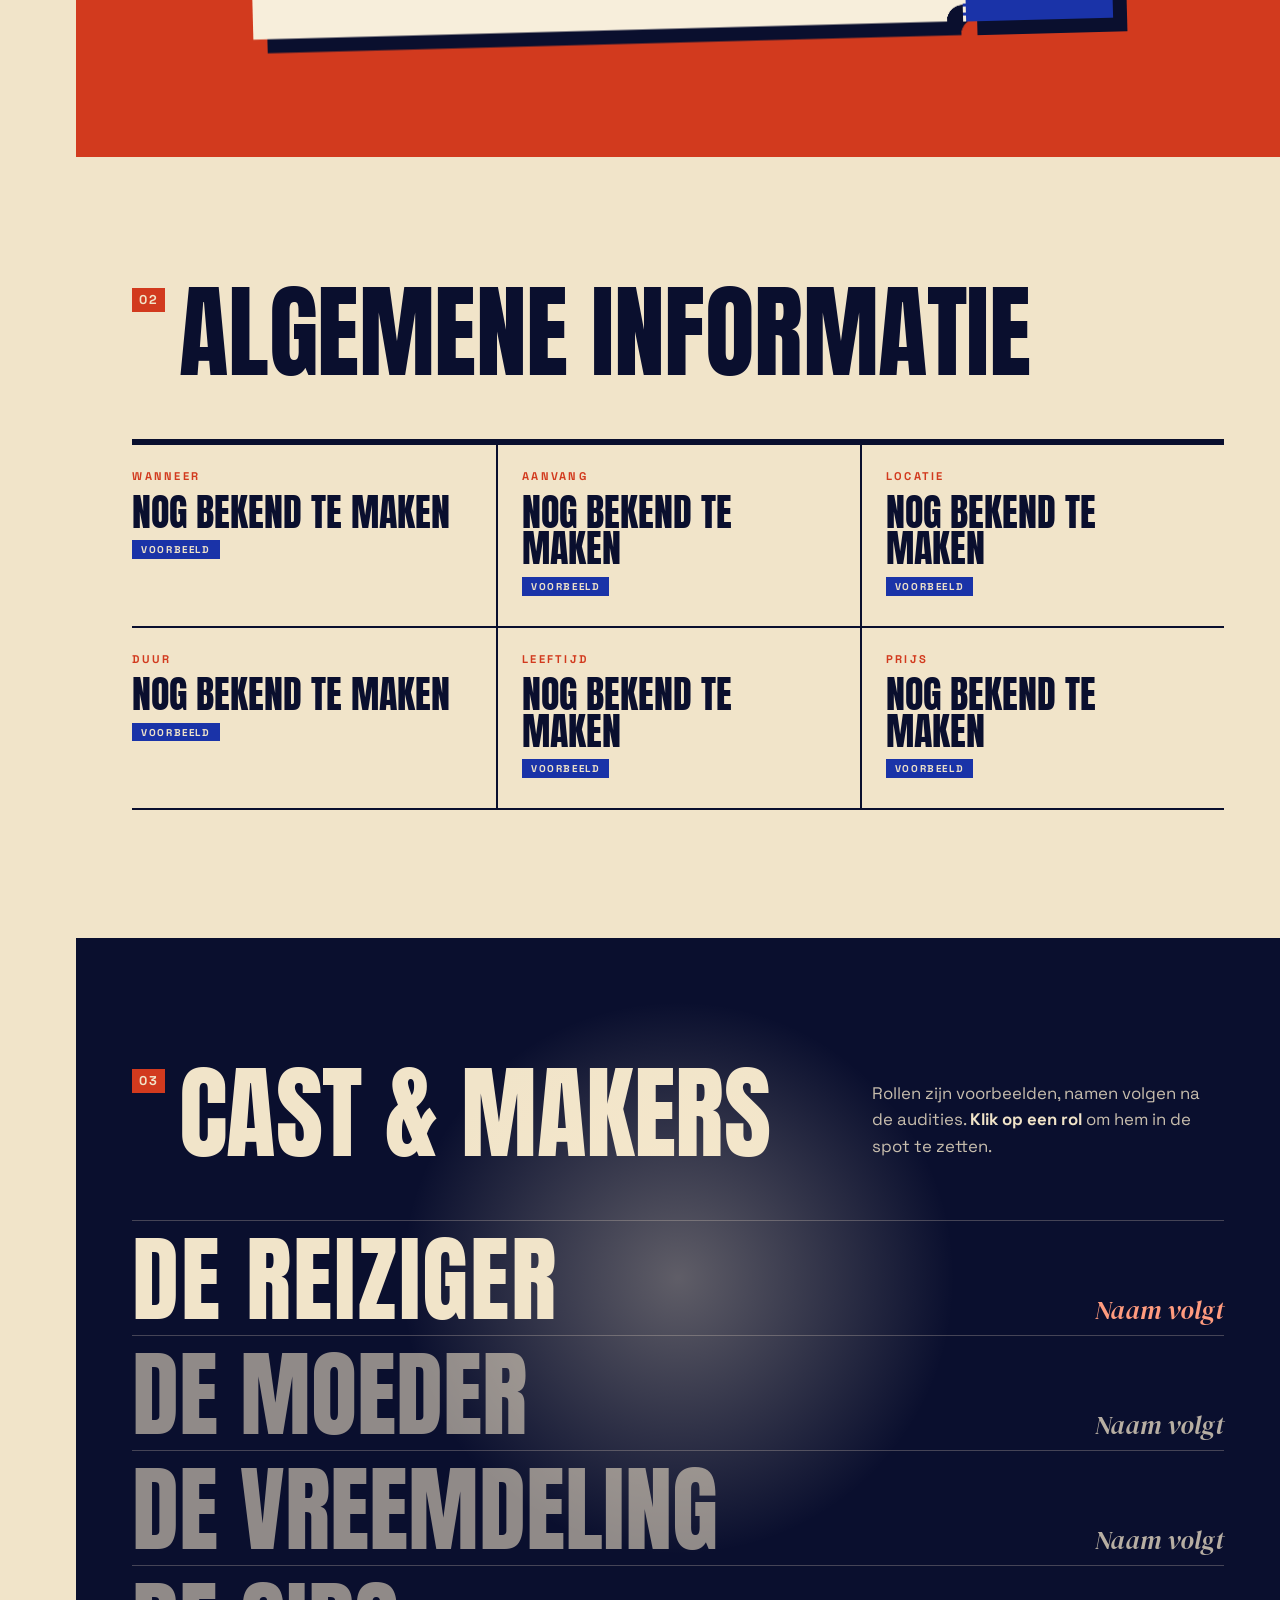
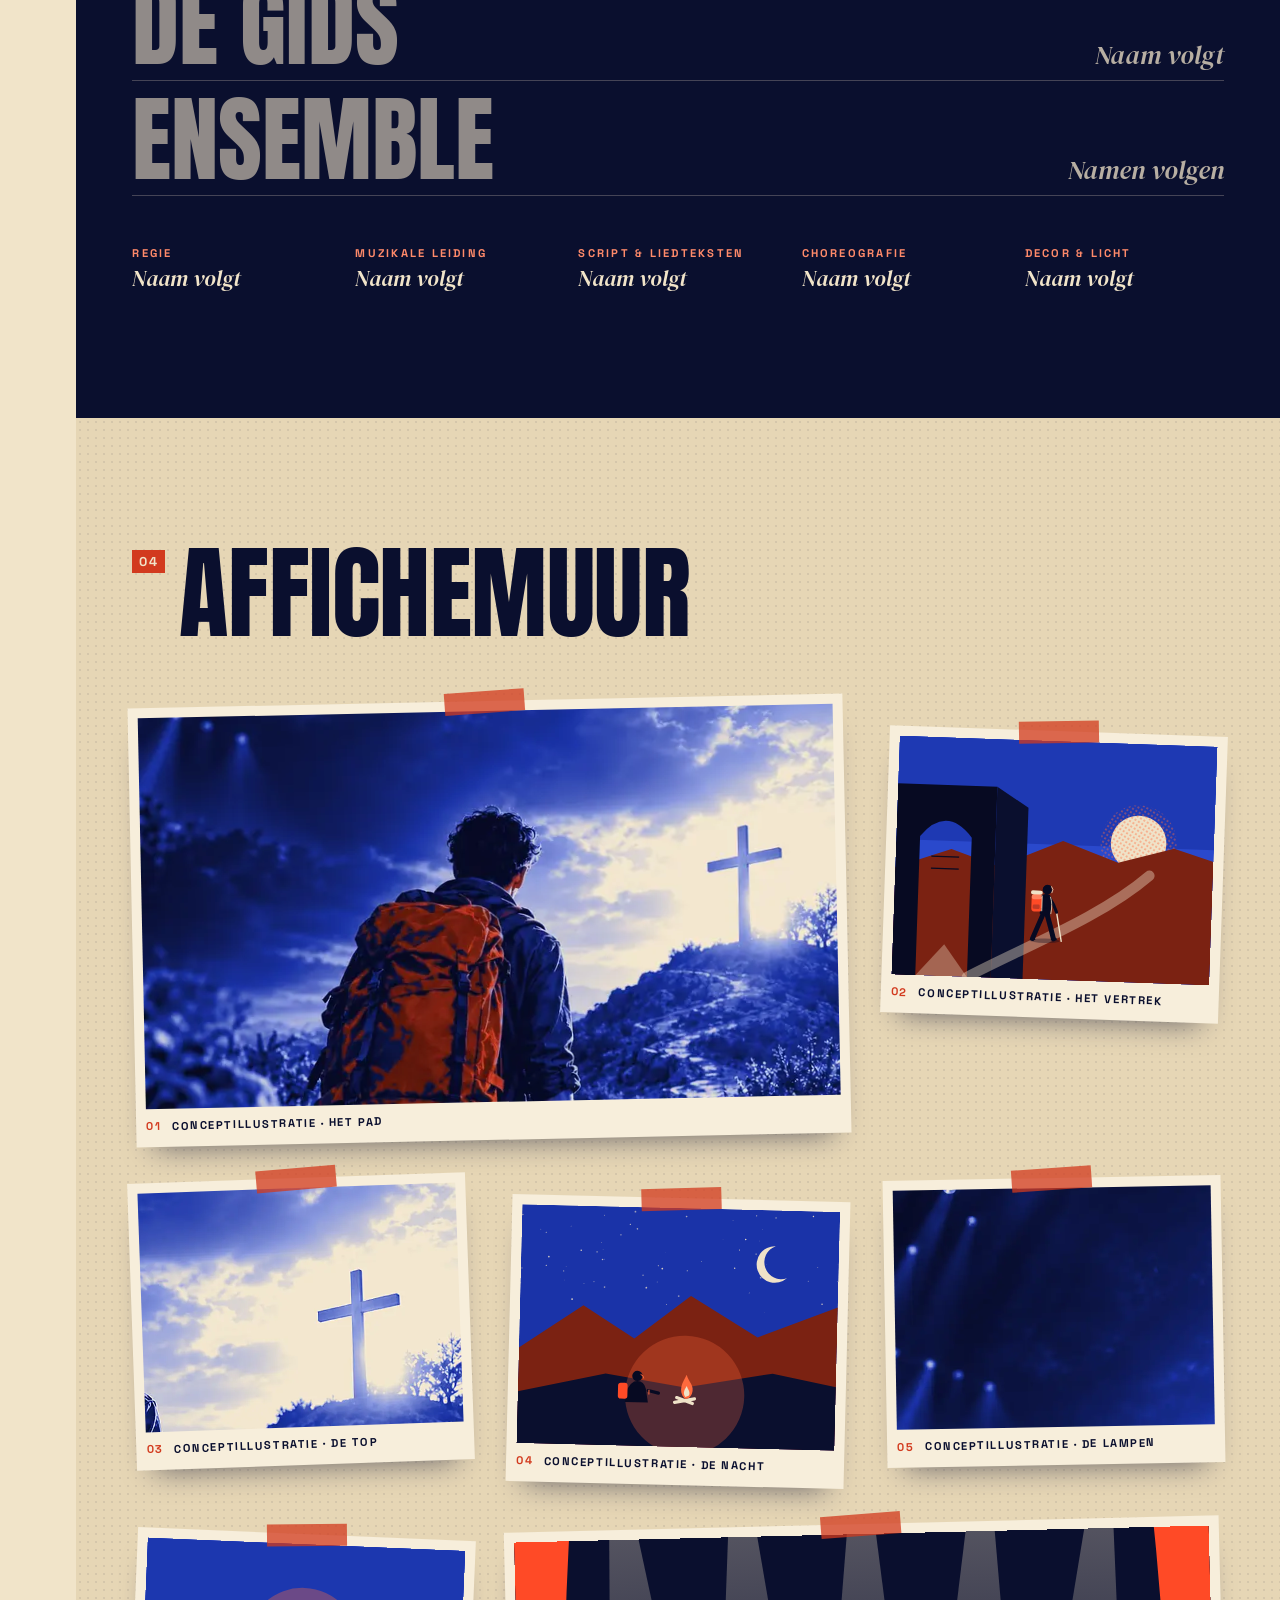
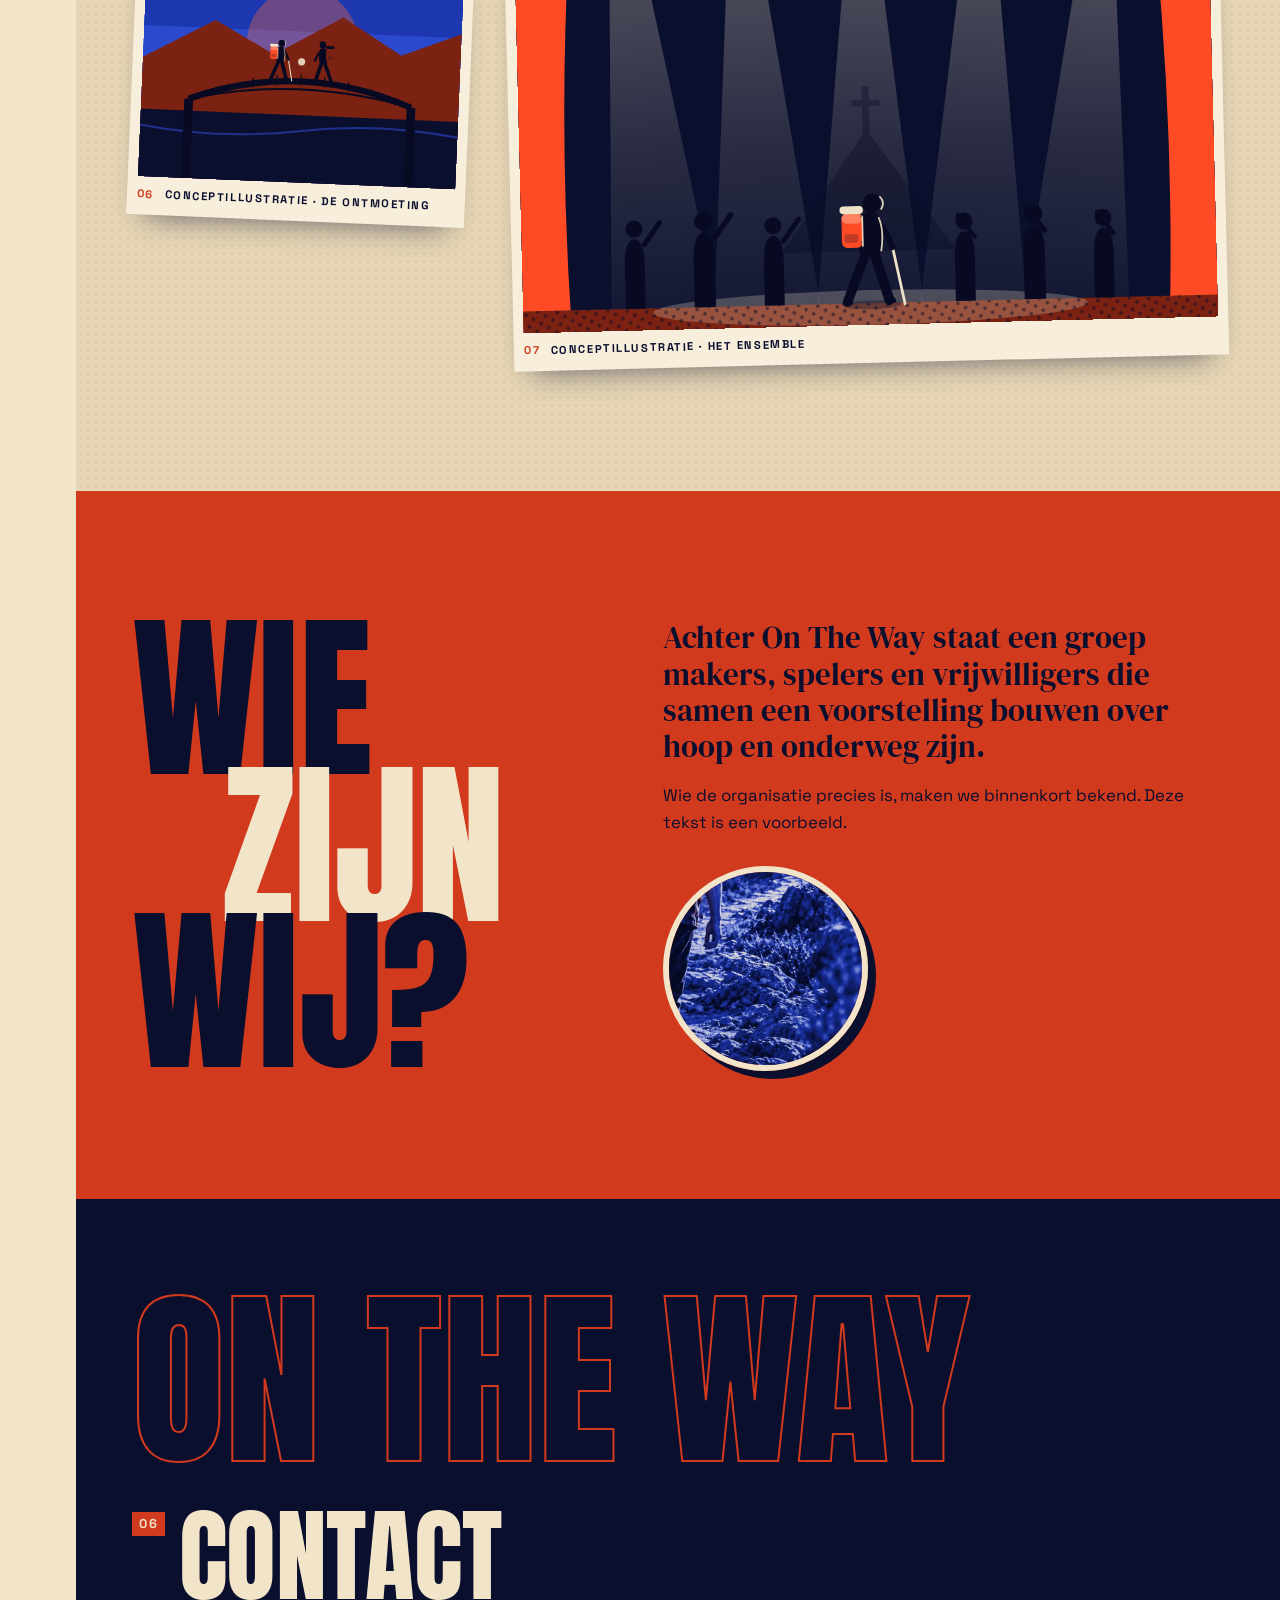
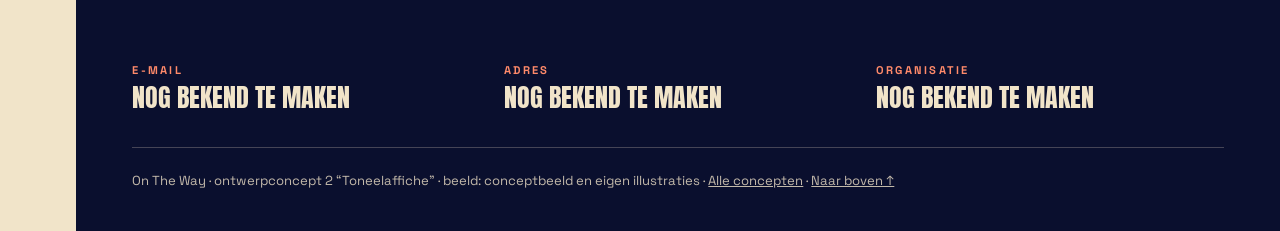
<file: v2/index.html>
<!doctype html>
<html lang="nl">
<head>
<meta charset="utf-8">
<meta name="viewport" content="width=device-width, initial-scale=1">
<title>ON THE WAY · musical · Ontwerpconcept 2: Toneelaffiche</title>
<meta name="description" content="Ontwerpconcept voor de musical On The Way. Alle tekst en gegevens zijn voorbeelden.">
<meta name="theme-color" content="#0a0f2e">
<link rel="preconnect" href="https://fonts.googleapis.com">
<link rel="preconnect" href="https://fonts.gstatic.com" crossorigin>
<link href="https://fonts.googleapis.com/css2?family=Anton&family=DM+Serif+Display:ital@0;1&family=Space+Grotesk:wght@400;500;700&display=swap" rel="stylesheet">
<link rel="stylesheet" href="style.css">
</head>
<body>
<a class="skip" href="#main">Naar de inhoud</a>
<p class="concept-banner" role="note">Ontwerpconcept · alle tekst en gegevens zijn voorbeelden</p>

<header class="rail" id="top">
  <a class="rail__logo" href="#top" aria-label="On The Way, naar boven">OTW</a>
  <nav class="rail__nav" aria-label="Hoofdnavigatie">
    <ul>
      <li><a href="#verhaal"><span class="rail__n">01</span> Verhaal</a></li>
      <li><a href="#informatie"><span class="rail__n">02</span> Info</a></li>
      <li><a href="#cast"><span class="rail__n">03</span> Cast</a></li>
      <li><a href="#galerij"><span class="rail__n">04</span> Galerij</a></li>
      <li><a href="#wie"><span class="rail__n">05</span> Wie</a></li>
      <li><a href="#contact"><span class="rail__n">06</span> Contact</a></li>
    </ul>
  </nav>
  <a class="rail__tickets" href="#tickets" data-ticket>Tickets</a>
</header>

<main id="main">
  <section class="hero" aria-labelledby="hero-title">
    <p class="hero__vertical" aria-hidden="true">Musical ✶ werktitel ✶ ontwerpconcept nº 2</p>
    <div class="hero__type">
      <p class="hero__kicker"><span class="chip">Voorbeeld</span> Een nieuwe musical over hoop &amp; onderweg zijn</p>
      <h1 id="hero-title" class="hero__title">
        <span class="hero__line hero__line--on">On</span>
        <span class="hero__line hero__line--the">the</span>
        <span class="hero__line hero__line--way">Way</span>
      </h1>
      <p class="hero__dek">Eén rugzak. Eén pad omhoog. <em>En ergens boven de wolken gaan de lampen aan.</em></p>
    </div>

    <figure class="stage" id="stage" data-target="reiziger">
      <div class="stage__frame">
        <picture>
          <source type="image/webp" srcset="assets/img/full-640.webp 640w, assets/img/full-1024.webp 1024w" sizes="(min-width: 900px) 38vw, 88vw">
          <img class="stage__photo" src="assets/img/full-1024.jpg" srcset="assets/img/full-640.jpg 640w, assets/img/full-1024.jpg 1024w" sizes="(min-width: 900px) 38vw, 88vw" width="1024" height="1536" fetchpriority="high" decoding="async"
            alt="Conceptbeeld als kobaltblauwe affichedruk: een jonge man met een rode rugzak loopt een rotsig pad op naar een kruis op de heuvel, met toneelspots in de lucht.">
        </picture>
        <picture class="stage__reveal" aria-hidden="true">
          <source type="image/webp" srcset="assets/img/gold-full-640.webp 640w, assets/img/gold-full-1024.webp 1024w" sizes="(min-width: 900px) 38vw, 88vw">
          <img src="assets/img/gold-full-1024.jpg" srcset="assets/img/gold-full-640.jpg 640w, assets/img/gold-full-1024.jpg 1024w" sizes="(min-width: 900px) 38vw, 88vw" width="1024" height="1536" alt="" decoding="async">
        </picture>
        <div class="stage__dots" aria-hidden="true"></div>
        <div class="stage__dark" aria-hidden="true"></div>
        <span class="stage__ring" aria-hidden="true"></span>
      </div>
      <figcaption><span class="mono">Conceptbeeld</span> Beweeg over het beeld: waar de spot valt, kleurt het gouden uur terug.</figcaption>
      <div class="spot-picker" role="group" aria-label="Richt de spot op het beeld">
        <button type="button" data-spot="reiziger" aria-pressed="true">Reiziger</button>
        <button type="button" data-spot="kruis" aria-pressed="false">Kruis</button>
        <button type="button" data-spot="lampen" aria-pressed="false">Lampen</button>
        <button type="button" data-spot="zaal" aria-pressed="false">Zaallicht</button>
      </div>
    </figure>

    <a class="badge" href="#tickets" data-ticket aria-label="Reserveer tickets (demo)">
      <svg viewBox="0 0 200 200" aria-hidden="true" focusable="false">
        <defs><path id="badge-circle" d="M100,100 m-74,0 a74,74 0 1,1 148,0 a74,74 0 1,1 -148,0"/></defs>
        <text><textPath href="#badge-circle" textLength="462" lengthAdjust="spacing">Reserveer ✶ tickets ✶ demo ✶ reserveer ✶ tickets ✶ demo ✶</textPath></text>
      </svg>
      <span>Tickets<br>→</span>
    </a>

    <div class="hero__bar">
      <a class="btn btn--red" href="#tickets" data-ticket>Reserveer tickets <span aria-hidden="true">→</span></a>
      <dl class="hero__facts">
        <div><dt>Première</dt><dd>Nog bekend te maken</dd></div>
        <div><dt>Plaats</dt><dd>Nog bekend te maken</dd></div>
      </dl>
    </div>
  </section>

  <div class="ribbon" aria-hidden="true"><p data-drift="-0.35">Onderweg ✶ Hoop ✶ Twijfel ✶ Licht ✶ Onderweg ✶ Hoop ✶ Twijfel ✶ Licht ✶ Onderweg ✶ Hoop ✶ Twijfel ✶ Licht ✶</p></div>

  <section class="story" id="verhaal" aria-labelledby="verhaal-title">
    <div class="story__top">
      <h2 id="verhaal-title" class="mega"><span>Het</span> <span>verhaal</span></h2>
      <p class="story__dek"><span class="chip chip--cream">Voorbeeldverhaal</span> Een jonge man pakt zijn rode rugzak en trekt de deur achter zich dicht. <em>Waarheen? Dat weet hij nog niet.</em></p>
    </div>
    <div class="story__spread">
      <figure class="story__still reveal">
        <picture><source type="image/webp" srcset="assets/img/rugzak-480.webp"><img src="assets/img/rugzak-480.jpg" width="480" height="640" loading="lazy" decoding="async" alt="Detail van het conceptbeeld in kobalt: de rode rugzak als enige kleur."></picture>
        <figcaption class="mono">Fig. 1 · de rugzak</figcaption>
      </figure>
      <ol class="acts">
        <li class="reveal"><span class="acts__n" aria-hidden="true">1</span><h3>Weggaan</h3><p>De deur valt dicht. Alles wat hij meeneemt, draagt hij zelf, ook wat hij liever thuis had gelaten.</p></li>
        <li class="reveal"><span class="acts__n" aria-hidden="true">2</span><h3>Volhouden</h3><p>Vreemden die vrienden worden, liedjes rond een vuur, nachten vol twijfel en een sprankje hoop.</p></li>
        <li class="reveal"><span class="acts__n" aria-hidden="true">3</span><h3>Aankomen</h3><p>Boven valt het licht. Geen eindpunt, maar een plek om te geloven dat de weg ertoe deed.</p></li>
      </ol>
    </div>
    <div class="drift" aria-hidden="true">
      <p data-drift="0.25">Weggaan — Volhouden — Aankomen — Weggaan — Volhouden</p>
      <p data-drift="-0.25" class="drift--outline">Aankomen — Weggaan — Volhouden — Aankomen — Weggaan</p>
    </div>
    <blockquote class="story__quote reveal">
      <p>“Ik hoef niet te weten waar de weg eindigt. Alleen de volgende stap.”</p>
      <footer class="mono">Voorbeeldregel uit een lied · het definitieve verhaal volgt</footer>
    </blockquote>
  </section>

  <section class="tickets" id="tickets" aria-labelledby="tickets-title">
    <p class="tickets__ghost" aria-hidden="true">Tickets</p>
    <div class="ticket reveal">
      <div class="ticket__main">
        <p class="mono">Toegangsbewijs · demo</p>
        <h2 id="tickets-title">Reserveer je stoel <em>in de zaal</em></h2>
        <p>De kaartverkoop is nog niet geopend. Deze knop laat zien waar reserveren straks begint.</p>
        <a class="btn btn--ink" href="#tickets" data-ticket>Reserveer tickets <span aria-hidden="true">→</span></a>
      </div>
      <div class="ticket__stub" aria-hidden="true">
        <span class="mono">Rij</span><b>—</b>
        <span class="mono">Stoel</span><b>—</b>
        <span class="ticket__code">Voorbeeld</span>
      </div>
    </div>
  </section>

  <section class="info" id="informatie" aria-labelledby="info-title">
    <h2 id="info-title" class="section-title"><span class="section-title__n">02</span>Algemene informatie</h2>
    <dl class="facts">
      <div class="reveal"><dt class="mono">Wanneer</dt><dd>Nog bekend te maken</dd><dd class="chip">Voorbeeld</dd></div>
      <div class="reveal"><dt class="mono">Aanvang</dt><dd>Nog bekend te maken</dd><dd class="chip">Voorbeeld</dd></div>
      <div class="reveal"><dt class="mono">Locatie</dt><dd>Nog bekend te maken</dd><dd class="chip">Voorbeeld</dd></div>
      <div class="reveal"><dt class="mono">Duur</dt><dd>Nog bekend te maken</dd><dd class="chip">Voorbeeld</dd></div>
      <div class="reveal"><dt class="mono">Leeftijd</dt><dd>Nog bekend te maken</dd><dd class="chip">Voorbeeld</dd></div>
      <div class="reveal"><dt class="mono">Prijs</dt><dd>Nog bekend te maken</dd><dd class="chip">Voorbeeld</dd></div>
    </dl>
  </section>

  <section class="cast" id="cast" aria-labelledby="cast-title">
    <div class="cast__head">
      <h2 id="cast-title" class="section-title"><span class="section-title__n">03</span>Cast &amp; makers</h2>
      <p>Rollen zijn voorbeelden, namen volgen na de audities. <b>Klik op een rol</b> om hem in de spot te zetten.</p>
    </div>
    <ul class="billing" data-billing>
      <li><button type="button" aria-pressed="true"><span class="billing__role">De reiziger</span><span class="billing__name">Naam volgt</span></button></li>
      <li><button type="button" aria-pressed="false"><span class="billing__role">De moeder</span><span class="billing__name">Naam volgt</span></button></li>
      <li><button type="button" aria-pressed="false"><span class="billing__role">De vreemdeling</span><span class="billing__name">Naam volgt</span></button></li>
      <li><button type="button" aria-pressed="false"><span class="billing__role">De gids</span><span class="billing__name">Naam volgt</span></button></li>
      <li><button type="button" aria-pressed="false"><span class="billing__role">Ensemble</span><span class="billing__name">Namen volgen</span></button></li>
    </ul>
    <dl class="makers">
      <div><dt class="mono">Regie</dt><dd>Naam volgt</dd></div>
      <div><dt class="mono">Muzikale leiding</dt><dd>Naam volgt</dd></div>
      <div><dt class="mono">Script &amp; liedteksten</dt><dd>Naam volgt</dd></div>
      <div><dt class="mono">Choreografie</dt><dd>Naam volgt</dd></div>
      <div><dt class="mono">Decor &amp; licht</dt><dd>Naam volgt</dd></div>
    </dl>
  </section>

  <section class="gallery" id="galerij" aria-labelledby="galerij-title">
    <h2 id="galerij-title" class="section-title"><span class="section-title__n">04</span>Affichemuur</h2>
    <ul class="wall">
      <li class="wall__a reveal"><figure>
        <picture><source type="image/webp" srcset="assets/img/wide-720.webp 720w, assets/img/wide-1024.webp 1024w" sizes="(min-width: 900px) 50vw, 92vw"><img src="assets/img/wide-720.jpg" srcset="assets/img/wide-720.jpg 720w, assets/img/wide-1024.jpg 1024w" sizes="(min-width: 900px) 50vw, 92vw" width="1024" height="712" loading="lazy" decoding="async" alt="De reiziger op het pad naar het kruis, als kobaltblauwe affichedruk."></picture>
        <figcaption><b>01</b> Conceptillustratie · Het pad</figcaption></figure></li>
      <li class="wall__b reveal"><figure>
        <img src="assets/scene-vertrek.svg" width="800" height="600" loading="lazy" decoding="async" alt="Getekende affiche: de reiziger stapt door een poort de weg op.">
        <figcaption><b>02</b> Conceptillustratie · Het vertrek</figcaption></figure></li>
      <li class="wall__c reveal"><figure>
        <picture><source type="image/webp" srcset="assets/img/kruis-560.webp"><img src="assets/img/kruis-560.jpg" width="560" height="560" loading="lazy" decoding="async" alt="Het kruis op de top in tegenlicht, in kobalt en crème."></picture>
        <figcaption><b>03</b> Conceptillustratie · De top</figcaption></figure></li>
      <li class="wall__d reveal"><figure>
        <img src="assets/scene-nacht.svg" width="800" height="600" loading="lazy" decoding="async" alt="Getekende affiche: een kampvuur onder de sterren.">
        <figcaption><b>04</b> Conceptillustratie · De nacht</figcaption></figure></li>
      <li class="wall__e reveal"><figure>
        <picture><source type="image/webp" srcset="assets/img/spots-520.webp"><img src="assets/img/spots-520.jpg" width="520" height="560" loading="lazy" decoding="async" alt="Toneelspots die door de wolken schijnen, in kobalt."></picture>
        <figcaption><b>05</b> Conceptillustratie · De lampen</figcaption></figure></li>
      <li class="wall__f reveal"><figure>
        <img src="assets/scene-ontmoeting.svg" width="800" height="600" loading="lazy" decoding="async" alt="Getekende affiche: twee reizigers ontmoeten elkaar op een brug.">
        <figcaption><b>06</b> Conceptillustratie · De ontmoeting</figcaption></figure></li>
      <li class="wall__g reveal"><figure>
        <img src="assets/scene-ensemble.svg" width="800" height="600" loading="lazy" decoding="async" alt="Getekende affiche: het ensemble onder de spots.">
        <figcaption><b>07</b> Conceptillustratie · Het ensemble</figcaption></figure></li>
    </ul>
  </section>

  <section class="about" id="wie" aria-labelledby="wie-title">
    <h2 id="wie-title" class="mega mega--stack"><span>Wie</span> <span>zijn</span> <span>wij?</span></h2>
    <div class="about__text reveal">
      <p class="about__lead">Achter On The Way staat een groep makers, spelers en vrijwilligers die samen een voorstelling bouwen over hoop en onderweg zijn.</p>
      <p>Wie de organisatie precies is, maken we binnenkort bekend. Deze tekst is een voorbeeld.</p>
      <figure class="about__spot">
        <picture><source type="image/webp" srcset="assets/img/pad-544.webp"><img src="assets/img/pad-544.jpg" width="544" height="656" loading="lazy" decoding="async" alt="Detail van het conceptbeeld: het rotsige pad in kobalt."></picture>
      </figure>
    </div>
  </section>
</main>

<footer class="footer" id="contact" aria-labelledby="contact-title">
  <p class="footer__mark" aria-hidden="true">On the Way</p>
  <h2 id="contact-title" class="section-title section-title--cream"><span class="section-title__n">06</span>Contact</h2>
  <dl class="footer__list">
    <div><dt class="mono">E-mail</dt><dd>Nog bekend te maken</dd></div>
    <div><dt class="mono">Adres</dt><dd>Nog bekend te maken</dd></div>
    <div><dt class="mono">Organisatie</dt><dd>Nog bekend te maken</dd></div>
  </dl>
  <p class="footer__small">On The Way · ontwerpconcept 2 “Toneelaffiche” · beeld: conceptbeeld en eigen illustraties · <a href="../">Alle concepten</a> · <a href="#top">Naar boven ↑</a></p>
</footer>

<dialog class="ticket-dialog" id="ticket-dialog" aria-labelledby="dialog-title">
  <p class="mono">Demo · geen kaartverkoop</p>
  <h2 id="dialog-title">Dit is een demo. Er wordt niets gereserveerd.</h2>
  <p>On The Way is hier een ontwerpconcept. Er is nog geen kaartverkoop: via deze pagina kun je niets reserveren of betalen.</p>
  <p>Zodra de kaartverkoop opent, komt hier de echte informatie.</p>
  <button type="button" class="btn btn--red" data-close>Sluiten</button>
</dialog>

<script src="script.js"></script>
</body>
</html>
</file>
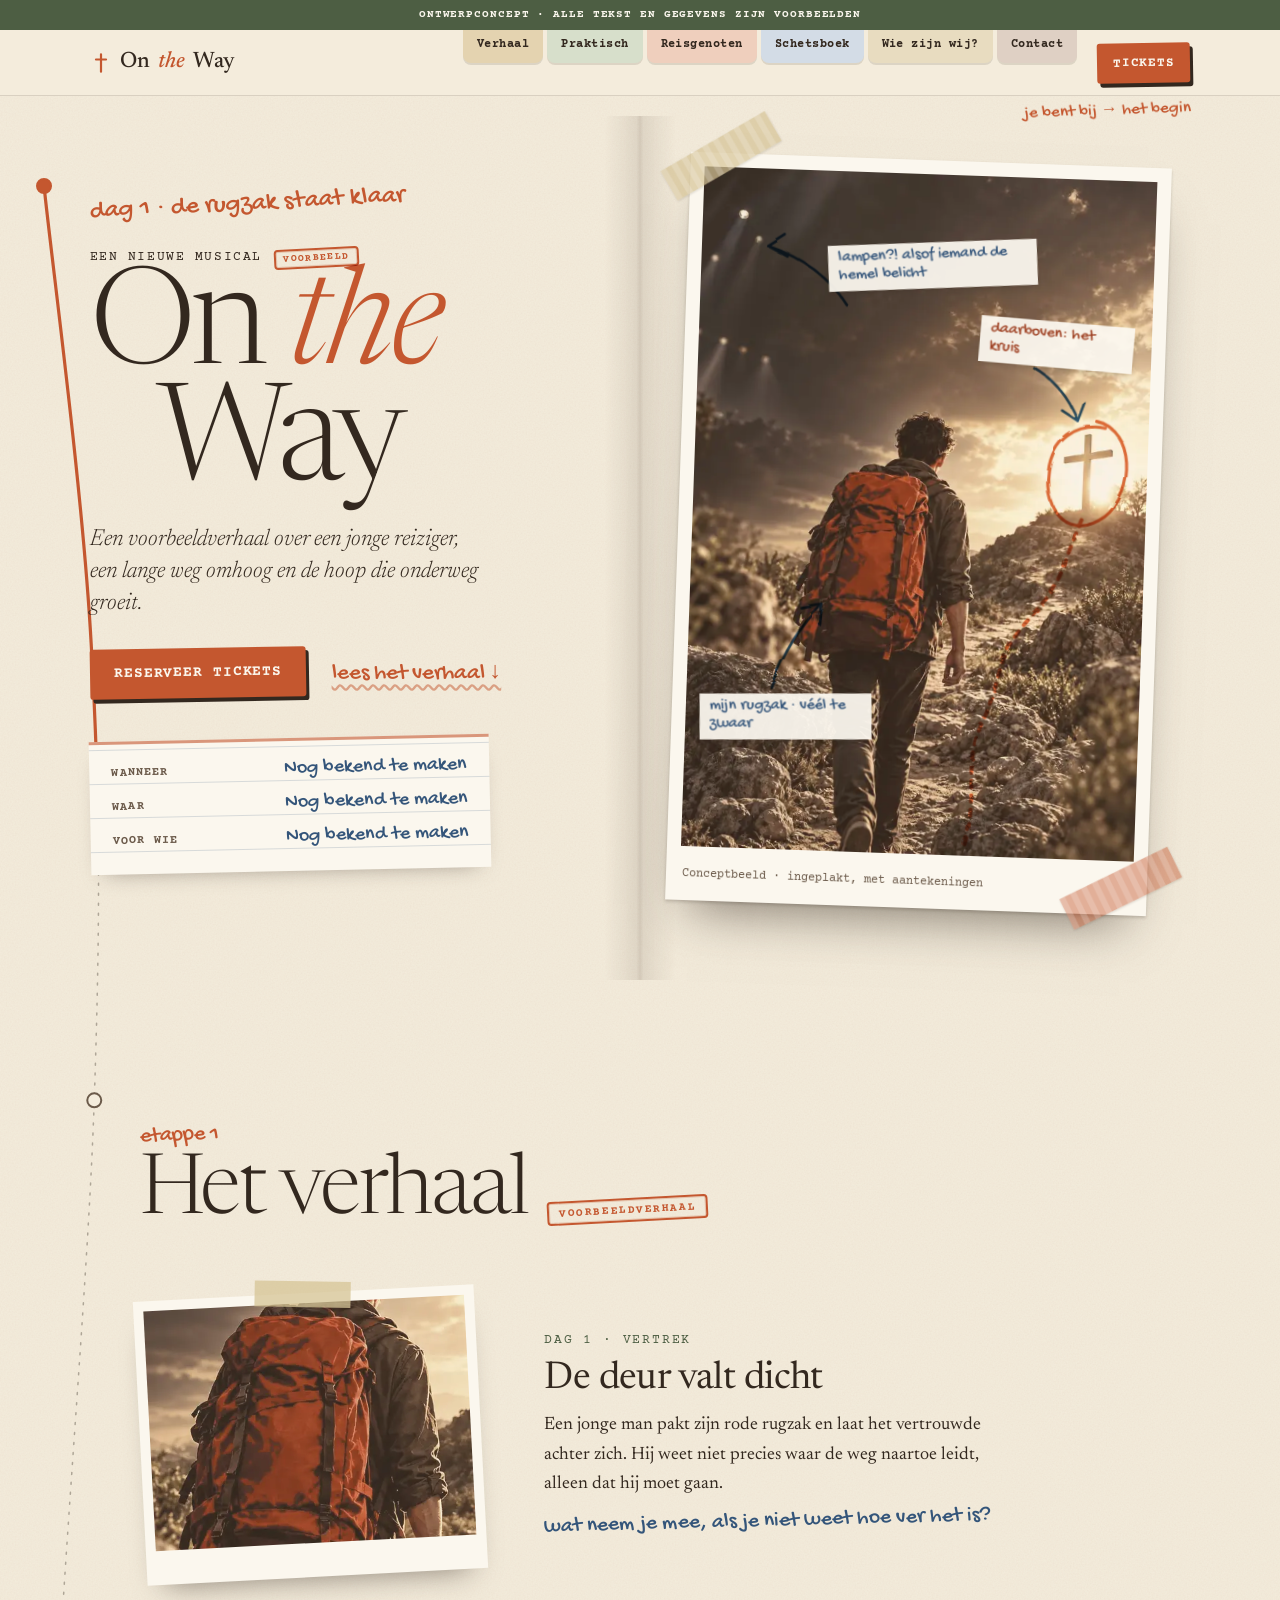
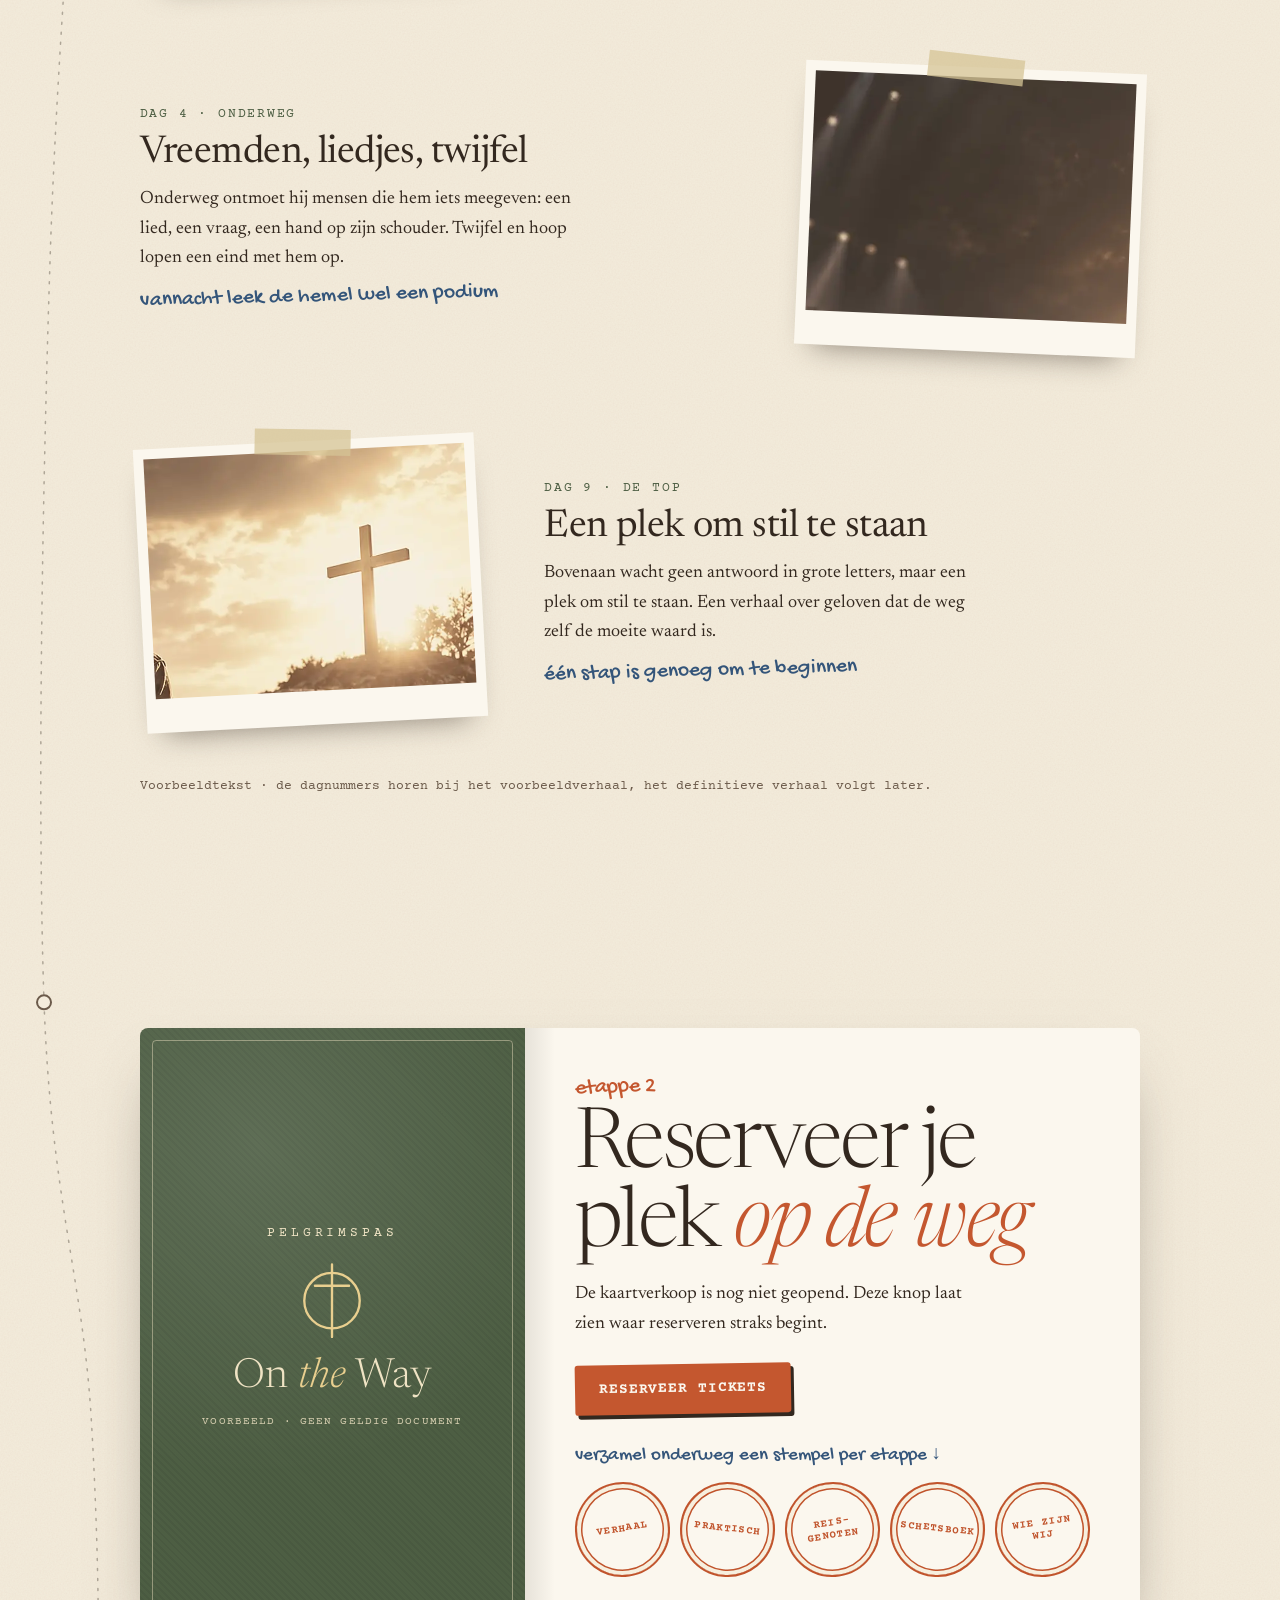
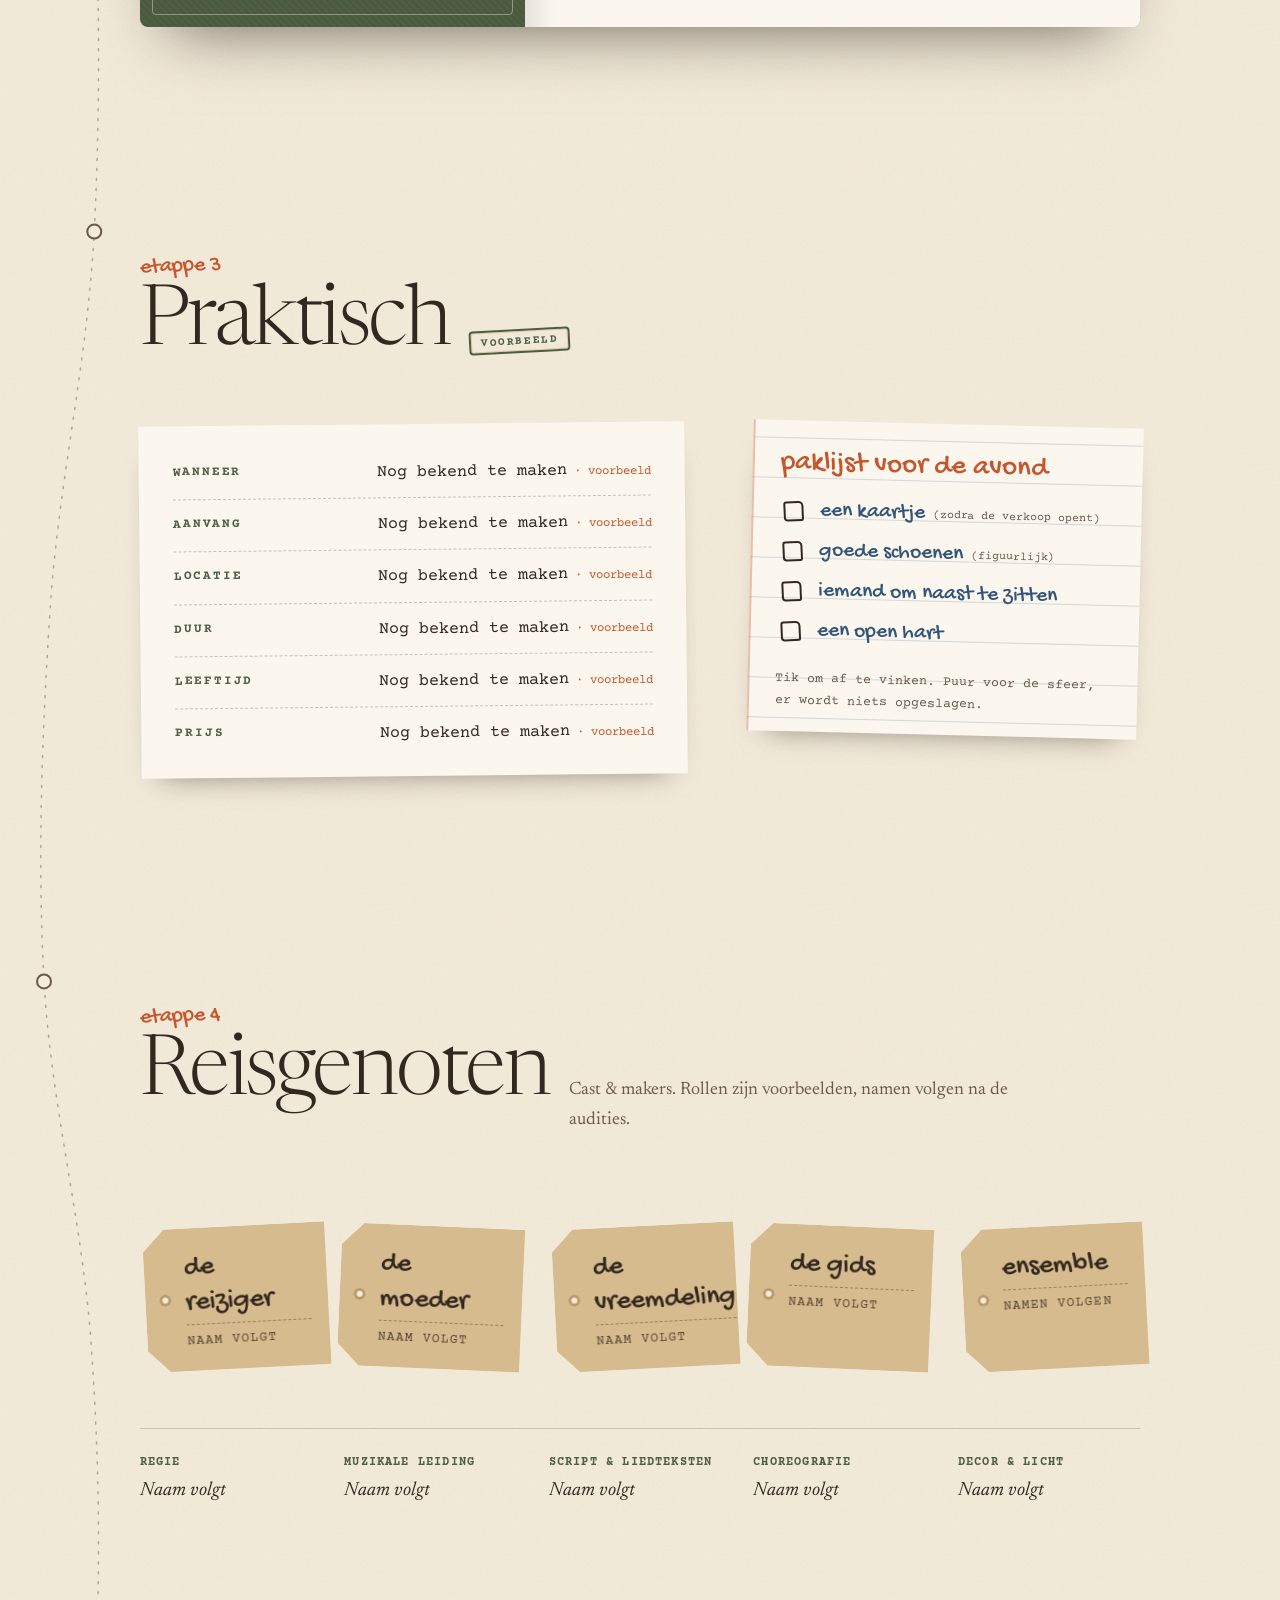
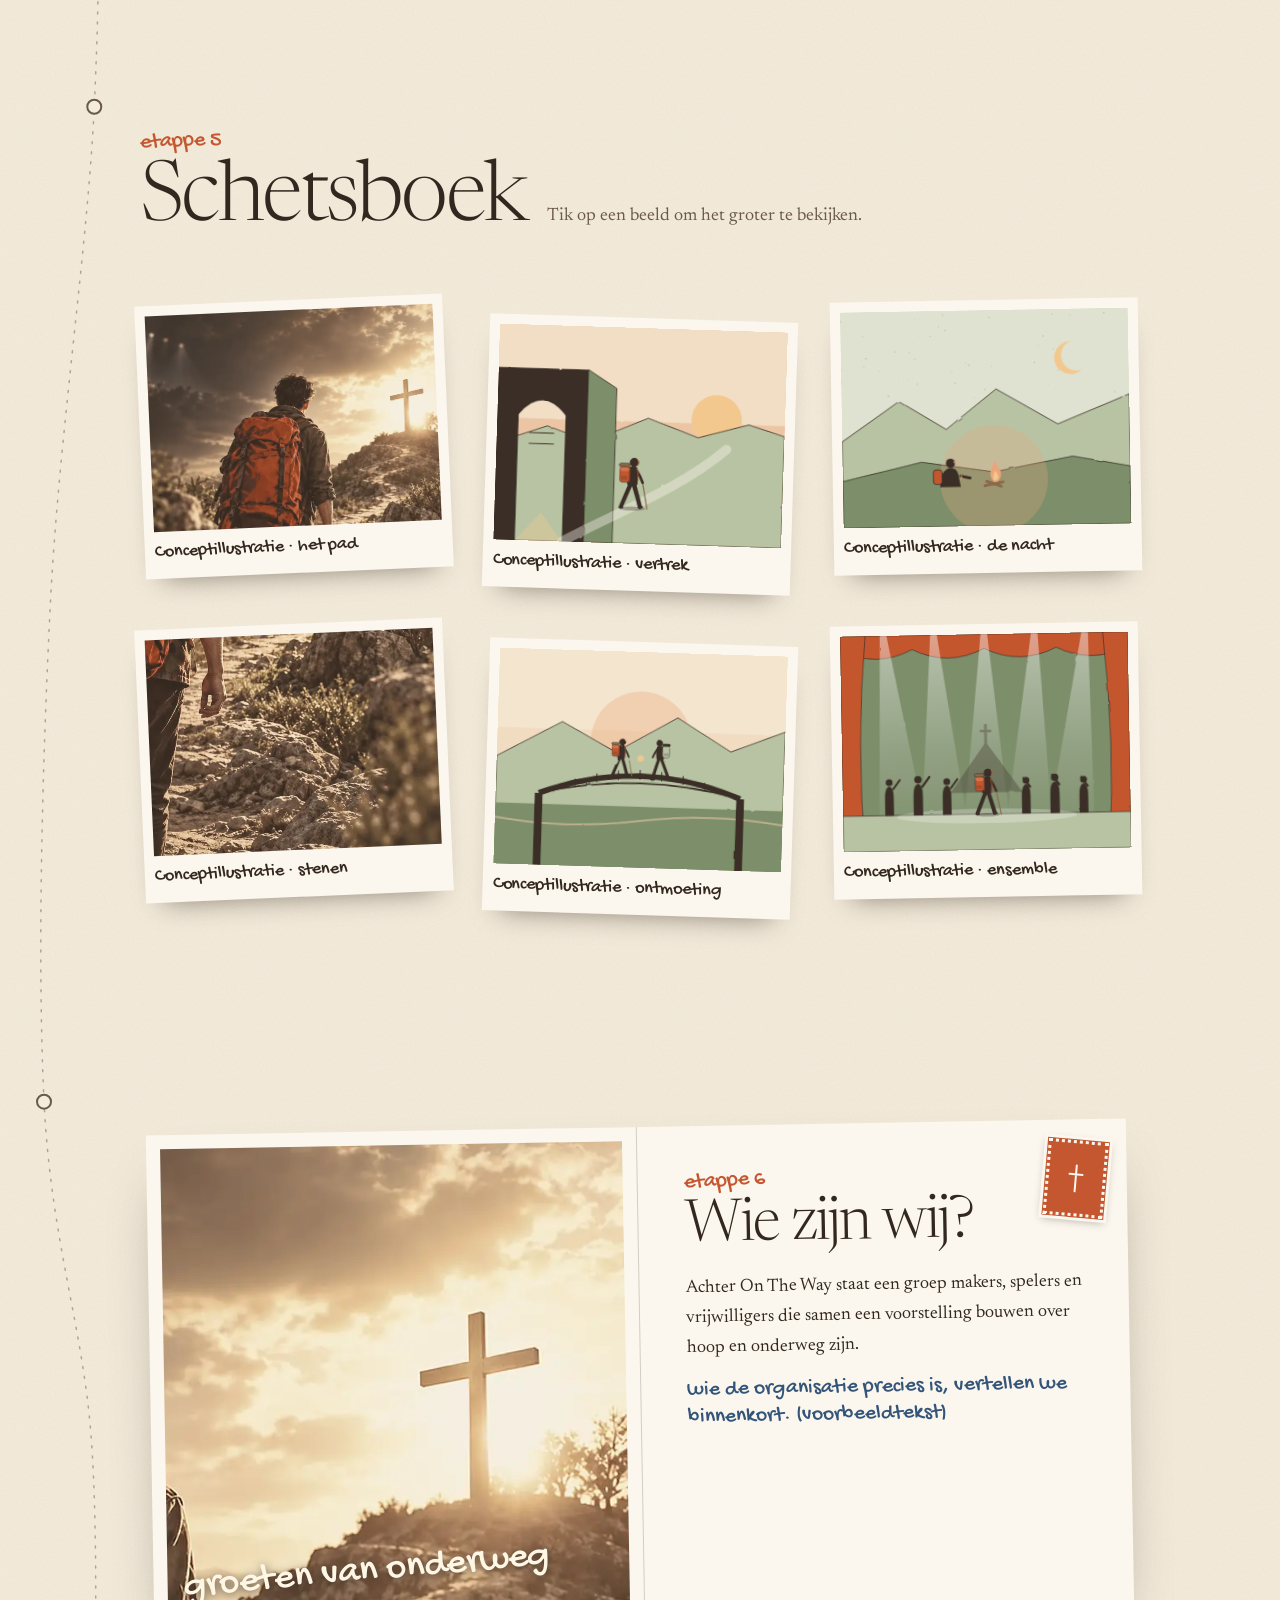
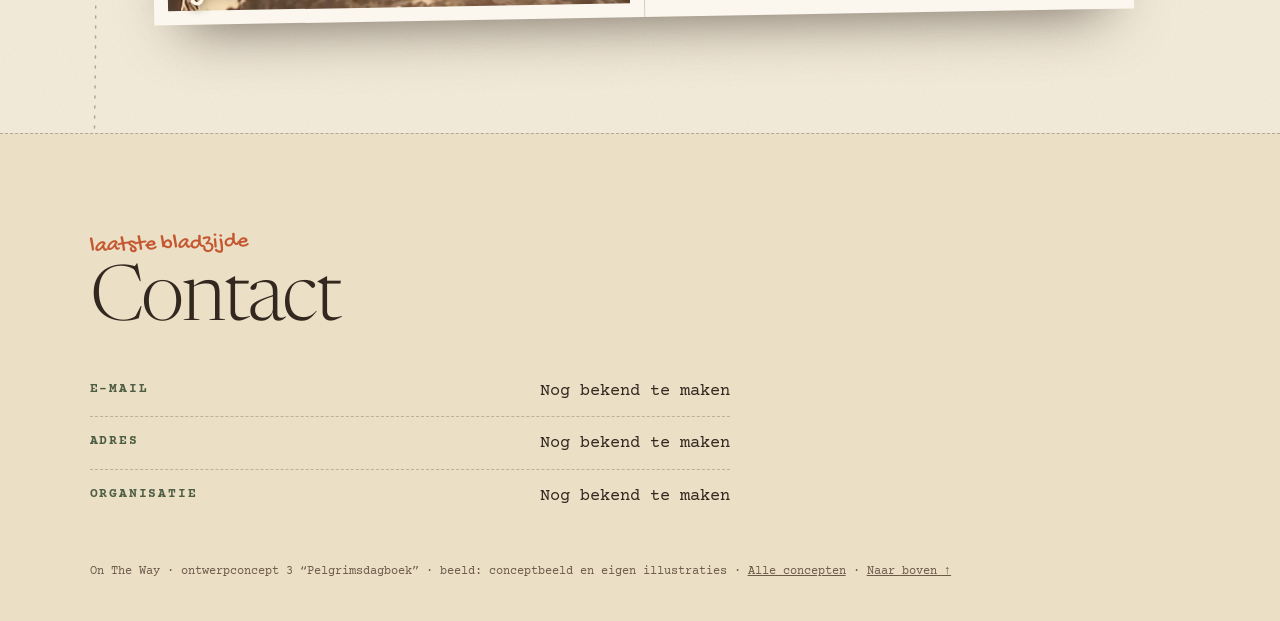
<file: v3/index.html>
<!doctype html>
<html lang="nl">
<head>
<meta charset="utf-8">
<meta name="viewport" content="width=device-width, initial-scale=1">
<title>On The Way · musical · Ontwerpconcept 3: Pelgrimsdagboek</title>
<meta name="description" content="Ontwerpconcept voor de musical On The Way. Alle tekst en gegevens zijn voorbeelden.">
<meta name="theme-color" content="#f4ecdc">
<link rel="preconnect" href="https://fonts.googleapis.com">
<link rel="preconnect" href="https://fonts.gstatic.com" crossorigin>
<link href="https://fonts.googleapis.com/css2?family=Newsreader:ital,opsz,wght@0,6..72,300;0,6..72,400;0,6..72,500;1,6..72,300;1,6..72,400&family=Gochi+Hand&family=Courier+Prime:wght@400;700&display=swap" rel="stylesheet">
<link rel="stylesheet" href="style.css">
</head>
<body>
<a class="skip" href="#main">Naar de inhoud</a>
<p class="concept-banner" role="note">Ontwerpconcept · alle tekst en gegevens zijn voorbeelden</p>

<header class="header" id="top">
  <a class="brand" href="#top" aria-label="On The Way, naar boven"><svg class="brand__mark" viewBox="0 0 24 24" aria-hidden="true" focusable="false"><path d="M12 2.5v19M6.5 8.2h11" /></svg>On <i>the</i> Way</a>
  <nav class="tabs" aria-label="Hoofdnavigatie">
    <ul>
      <li><a href="#verhaal">Verhaal</a></li>
      <li><a href="#informatie">Praktisch</a></li>
      <li><a href="#cast">Reisgenoten</a></li>
      <li><a href="#galerij">Schetsboek</a></li>
      <li><a href="#wie">Wie zijn wij?</a></li>
      <li><a href="#contact">Contact</a></li>
    </ul>
  </nav>
  <a class="btn btn--terra btn--small" href="#tickets" data-ticket>Tickets</a>
  <p class="whereami" aria-hidden="true">je bent bij → <span data-whereami>het begin</span></p>
</header>

<main id="main" class="journal">
  <svg class="route" aria-hidden="true" focusable="false"><path class="route__pencil" d=""/><path class="route__ink" d=""/><g class="route__marks"></g></svg>

  <section class="hero" aria-labelledby="hero-title" data-waypoint="het begin">
    <div class="hero__page hero__page--left">
      <p class="hand hand--note">dag 1 · de rugzak staat klaar</p>
      <p class="hero__kicker type">Een nieuwe musical <span class="stamp stamp--small">Voorbeeld</span></p>
      <h1 id="hero-title" class="hero__title"><span>On</span> <em>the</em> <span>Way</span></h1>
      <p class="hero__lede">Een voorbeeldverhaal over een jonge reiziger, een lange weg omhoog en de hoop die onderweg groeit.</p>
      <div class="hero__actions">
        <a class="btn btn--terra" href="#tickets" data-ticket>Reserveer tickets</a>
        <a class="link-hand" href="#verhaal">lees het verhaal ↓</a>
      </div>
      <dl class="index-card">
        <div><dt>Wanneer</dt><dd>Nog bekend te maken</dd></div>
        <div><dt>Waar</dt><dd>Nog bekend te maken</dd></div>
        <div><dt>Voor wie</dt><dd>Nog bekend te maken</dd></div>
      </dl>
    </div>

    <div class="hero__page hero__page--right">
      <figure class="print">
        <span class="tape tape--tl" aria-hidden="true"></span><span class="tape tape--br" aria-hidden="true"></span>
        <div class="print__img">
          <picture>
            <source type="image/webp" srcset="assets/img/full-640.webp 640w, assets/img/full-1024.webp 1024w" sizes="(min-width: 900px) 34vw, 84vw">
            <img src="assets/img/full-1024.jpg" srcset="assets/img/full-640.jpg 640w, assets/img/full-1024.jpg 1024w" sizes="(min-width: 900px) 34vw, 84vw" width="1024" height="1536" fetchpriority="high" decoding="async"
              alt="Conceptbeeld als vergeelde foto: een jonge man met een rode rugzak loopt een rotsig pad op naar een kruis op de heuvel, met toneelspots in de lucht.">
          </picture>
          <svg class="ink" viewBox="0 0 1024 1536" aria-hidden="true" focusable="false">
            <defs>
              <filter id="wobble"><feTurbulence type="fractalNoise" baseFrequency=".02" numOctaves="2" seed="4"/><feDisplacementMap in="SourceGraphic" scale="9"/></filter>
            </defs>
            <g filter="url(#wobble)">
              <path class="ink__line ink__trail" pathLength="1" d="M640 1510 C 668 1400, 630 1330, 668 1240 S 700 1090, 742 1030 S 830 930, 842 880 S 872 790, 884 752"/>
              <path class="ink__line ink__circle" pathLength="1" d="M905 545 C 990 560, 1000 700, 930 760 C 860 815, 790 760, 800 660 C 806 590, 860 548, 925 560"/>
              <path class="ink__line ink__arrow" pathLength="1" d="M190 1170 C 220 1080, 260 1020, 300 980 M300 980 l-46 10 M300 980 l-4 46"/>
              <path class="ink__line ink__arrow ink__arrow--2" pathLength="1" d="M330 300 C 290 240, 230 200, 150 175 M150 175 l38 -26 M150 175 l44 22"/>
              <path class="ink__line ink__arrow ink__arrow--3" pathLength="1" d="M760 430 C 800 450, 840 490, 862 545 M862 545 l-36 -22 M862 545 l14 -42"/>
            </g>
          </svg>
          <p class="note note--spots hand">lampen?! alsof iemand de hemel belicht</p>
          <p class="note note--cross hand">daarboven: het kruis</p>
          <p class="note note--pack hand">mijn rugzak · véél te zwaar</p>
        </div>
        <figcaption class="type">Conceptbeeld · ingeplakt, met aantekeningen</figcaption>
      </figure>
    </div>
  </section>

  <section class="entry story" id="verhaal" aria-labelledby="verhaal-title" data-waypoint="het verhaal">
    <header class="entry__head reveal">
      <p class="entry__day hand">etappe 1</p>
      <h2 id="verhaal-title">Het verhaal</h2>
      <span class="stamp">Voorbeeldverhaal</span>
    </header>
    <ol class="days">
      <li class="day reveal">
        <figure class="snap snap--l">
          <picture><source type="image/webp" srcset="assets/img/rugzak-480.webp"><img src="assets/img/rugzak-480.jpg" width="480" height="640" loading="lazy" decoding="async" alt="Ingeplakte foto: de rugzak van dichtbij."></picture>
        </figure>
        <div>
          <p class="day__n type">Dag 1 · Vertrek</p>
          <h3>De deur valt dicht</h3>
          <p>Een jonge man pakt zijn rode rugzak en laat het vertrouwde achter zich. Hij weet niet precies waar de weg naartoe leidt, alleen dat hij moet gaan.</p>
          <p class="hand hand--blue">wat neem je mee, als je niet weet hoe ver het is?</p>
        </div>
      </li>
      <li class="day reveal">
        <figure class="snap snap--r">
          <picture><source type="image/webp" srcset="assets/img/spots-520.webp"><img src="assets/img/spots-520.jpg" width="520" height="560" loading="lazy" decoding="async" alt="Ingeplakte foto: lichtpunten als toneelspots in de wolken."></picture>
        </figure>
        <div>
          <p class="day__n type">Dag 4 · Onderweg</p>
          <h3>Vreemden, liedjes, twijfel</h3>
          <p>Onderweg ontmoet hij mensen die hem iets meegeven: een lied, een vraag, een hand op zijn schouder. Twijfel en hoop lopen een eind met hem op.</p>
          <p class="hand hand--blue">vannacht leek de hemel wel een podium</p>
        </div>
      </li>
      <li class="day reveal">
        <figure class="snap snap--l">
          <picture><source type="image/webp" srcset="assets/img/kruis-560.webp"><img src="assets/img/kruis-560.jpg" width="560" height="560" loading="lazy" decoding="async" alt="Ingeplakte foto: het kruis op de heuveltop in tegenlicht."></picture>
        </figure>
        <div>
          <p class="day__n type">Dag 9 · De top</p>
          <h3>Een plek om stil te staan</h3>
          <p>Bovenaan wacht geen antwoord in grote letters, maar een plek om stil te staan. Een verhaal over geloven dat de weg zelf de moeite waard is.</p>
          <p class="hand hand--blue">één stap is genoeg om te beginnen</p>
        </div>
      </li>
    </ol>
    <p class="small type">Voorbeeldtekst · de dagnummers horen bij het voorbeeldverhaal, het definitieve verhaal volgt later.</p>
  </section>

  <section class="entry tickets" id="tickets" aria-labelledby="tickets-title" data-waypoint="de kaartverkoop">
    <div class="pass reveal">
      <div class="pass__cover">
        <p class="type">Pelgrimspas</p>
        <svg viewBox="0 0 60 80" aria-hidden="true" focusable="false"><path d="M30 6v68M14 26h32" /><circle cx="30" cy="40" r="26" /></svg>
        <p class="pass__title">On <i>the</i> Way</p>
        <p class="type pass__demo">voorbeeld · geen geldig document</p>
      </div>
      <div class="pass__page">
        <p class="entry__day hand">etappe 2</p>
        <h2 id="tickets-title">Reserveer je plek <em>op de weg</em></h2>
        <p>De kaartverkoop is nog niet geopend. Deze knop laat zien waar reserveren straks begint.</p>
        <a class="btn btn--terra" href="#tickets" data-ticket>Reserveer tickets</a>
        <p class="pass__hint hand">verzamel onderweg een stempel per etappe ↓</p>
        <ol class="stamps" aria-label="Stempels in de pelgrimspas">
          <li data-stamp="verhaal"><span>Verhaal</span></li>
          <li data-stamp="informatie"><span>Praktisch</span></li>
          <li data-stamp="cast"><span>Reis&shy;genoten</span></li>
          <li data-stamp="galerij"><span>Schets&shy;boek</span></li>
          <li data-stamp="wie"><span>Wie zijn wij</span></li>
        </ol>
      </div>
    </div>
  </section>

  <section class="entry info" id="informatie" aria-labelledby="info-title" data-waypoint="praktische informatie">
    <header class="entry__head reveal">
      <p class="entry__day hand">etappe 3</p>
      <h2 id="info-title">Praktisch</h2>
      <span class="stamp stamp--sage">Voorbeeld</span>
    </header>
    <div class="info__grid">
      <dl class="typed reveal">
        <div><dt>Wanneer</dt><dd>Nog bekend te maken</dd></div>
        <div><dt>Aanvang</dt><dd>Nog bekend te maken</dd></div>
        <div><dt>Locatie</dt><dd>Nog bekend te maken</dd></div>
        <div><dt>Duur</dt><dd>Nog bekend te maken</dd></div>
        <div><dt>Leeftijd</dt><dd>Nog bekend te maken</dd></div>
        <div><dt>Prijs</dt><dd>Nog bekend te maken</dd></div>
      </dl>
      <div class="packing reveal">
        <h3 class="hand">paklijst voor de avond</h3>
        <ul>
          <li><button type="button" aria-pressed="false">een kaartje <span class="type">(zodra de verkoop opent)</span></button></li>
          <li><button type="button" aria-pressed="false">goede schoenen <span class="type">(figuurlijk)</span></button></li>
          <li><button type="button" aria-pressed="false">iemand om naast te zitten</button></li>
          <li><button type="button" aria-pressed="false">een open hart</button></li>
        </ul>
        <p class="small type">Tik om af te vinken. Puur voor de sfeer, er wordt niets opgeslagen.</p>
      </div>
    </div>
  </section>

  <section class="entry cast" id="cast" aria-labelledby="cast-title" data-waypoint="de reisgenoten">
    <header class="entry__head reveal">
      <p class="entry__day hand">etappe 4</p>
      <h2 id="cast-title">Reisgenoten</h2>
      <p class="entry__sub">Cast &amp; makers. Rollen zijn voorbeelden, namen volgen na de audities.</p>
    </header>
    <ul class="tags">
      <li class="tag reveal"><span class="tag__role hand">de reiziger</span><span class="tag__name type">Naam volgt</span></li>
      <li class="tag reveal"><span class="tag__role hand">de moeder</span><span class="tag__name type">Naam volgt</span></li>
      <li class="tag reveal"><span class="tag__role hand">de vreemdeling</span><span class="tag__name type">Naam volgt</span></li>
      <li class="tag reveal"><span class="tag__role hand">de gids</span><span class="tag__name type">Naam volgt</span></li>
      <li class="tag reveal"><span class="tag__role hand">ensemble</span><span class="tag__name type">Namen volgen</span></li>
    </ul>
    <dl class="makers reveal">
      <div><dt class="type">Regie</dt><dd>Naam volgt</dd></div>
      <div><dt class="type">Muzikale leiding</dt><dd>Naam volgt</dd></div>
      <div><dt class="type">Script &amp; liedteksten</dt><dd>Naam volgt</dd></div>
      <div><dt class="type">Choreografie</dt><dd>Naam volgt</dd></div>
      <div><dt class="type">Decor &amp; licht</dt><dd>Naam volgt</dd></div>
    </dl>
  </section>

  <section class="entry gallery" id="galerij" aria-labelledby="galerij-title" data-waypoint="het schetsboek">
    <header class="entry__head reveal">
      <p class="entry__day hand">etappe 5</p>
      <h2 id="galerij-title">Schetsboek</h2>
      <p class="entry__sub">Tik op een beeld om het groter te bekijken.</p>
    </header>
    <ul class="sketches">
      <li class="reveal"><button type="button" class="polaroid" data-lightbox data-full="assets/img/wide-1024.jpg">
        <picture><source type="image/webp" srcset="assets/img/wide-720.webp"><img src="assets/img/wide-720.jpg" width="720" height="501" loading="lazy" decoding="async" alt="Vergeelde foto: de reiziger op het pad naar het kruis."></picture>
        <span class="cap hand">Conceptillustratie · het pad</span></button></li>
      <li class="reveal"><button type="button" class="polaroid" data-lightbox data-full="assets/scene-vertrek.svg">
        <img src="assets/scene-vertrek.svg" width="800" height="600" loading="lazy" decoding="async" alt="Schets: de reiziger stapt door een poort de weg op.">
        <span class="cap hand">Conceptillustratie · vertrek</span></button></li>
      <li class="reveal"><button type="button" class="polaroid" data-lightbox data-full="assets/scene-nacht.svg">
        <img src="assets/scene-nacht.svg" width="800" height="600" loading="lazy" decoding="async" alt="Schets: kampvuur onder de sterren.">
        <span class="cap hand">Conceptillustratie · de nacht</span></button></li>
      <li class="reveal"><button type="button" class="polaroid" data-lightbox data-full="assets/img/pad-544.jpg">
        <picture><source type="image/webp" srcset="assets/img/pad-544.webp"><img src="assets/img/pad-544.jpg" width="544" height="656" loading="lazy" decoding="async" alt="Vergeelde foto: het rotsige pad met struiken."></picture>
        <span class="cap hand">Conceptillustratie · stenen</span></button></li>
      <li class="reveal"><button type="button" class="polaroid" data-lightbox data-full="assets/scene-ontmoeting.svg">
        <img src="assets/scene-ontmoeting.svg" width="800" height="600" loading="lazy" decoding="async" alt="Schets: twee reizigers op een brug.">
        <span class="cap hand">Conceptillustratie · ontmoeting</span></button></li>
      <li class="reveal"><button type="button" class="polaroid" data-lightbox data-full="assets/scene-ensemble.svg">
        <img src="assets/scene-ensemble.svg" width="800" height="600" loading="lazy" decoding="async" alt="Schets: het ensemble onder de spots.">
        <span class="cap hand">Conceptillustratie · ensemble</span></button></li>
    </ul>
  </section>

  <section class="entry about" id="wie" aria-labelledby="wie-title" data-waypoint="wie wij zijn">
    <div class="postcard reveal">
      <div class="postcard__front">
        <picture><source type="image/webp" srcset="assets/img/kruis-560.webp"><img src="assets/img/kruis-560.jpg" width="560" height="560" loading="lazy" decoding="async" alt="Ansichtkaart met het kruis op de heuvel bij zonsondergang, in sepia."></picture>
        <p class="postcard__greet hand">groeten van onderweg</p>
      </div>
      <div class="postcard__back">
        <p class="entry__day hand">etappe 6</p>
        <h2 id="wie-title">Wie zijn wij?</h2>
        <p>Achter On The Way staat een groep makers, spelers en vrijwilligers die samen een voorstelling bouwen over hoop en onderweg zijn.</p>
        <p class="hand hand--blue">wie de organisatie precies is, vertellen we binnenkort. (voorbeeldtekst)</p>
        <span class="postcard__stamp" aria-hidden="true"><svg viewBox="0 0 60 80"><path d="M30 14v52M17 32h26"/></svg></span>
      </div>
    </div>
  </section>
</main>

<footer class="footer" id="contact" aria-labelledby="contact-title" data-waypoint="het contact">
  <div class="footer__inner">
    <p class="entry__day hand">laatste bladzijde</p>
    <h2 id="contact-title">Contact</h2>
    <dl class="typed typed--plain">
      <div><dt>E-mail</dt><dd>Nog bekend te maken</dd></div>
      <div><dt>Adres</dt><dd>Nog bekend te maken</dd></div>
      <div><dt>Organisatie</dt><dd>Nog bekend te maken</dd></div>
    </dl>
    <p class="footer__small type">On The Way · ontwerpconcept 3 “Pelgrimsdagboek” · beeld: conceptbeeld en eigen illustraties · <a href="../">Alle concepten</a> · <a href="#top">Naar boven ↑</a></p>
  </div>
</footer>

<dialog class="ticket-dialog" id="ticket-dialog" aria-labelledby="dialog-title">
  <p class="stamp">Demo</p>
  <h2 id="dialog-title">Dit is een demo. Er wordt niets gereserveerd.</h2>
  <p>On The Way is hier een ontwerpconcept. Er is nog geen kaartverkoop: via deze pagina kun je niets reserveren of betalen.</p>
  <p class="hand hand--blue">zodra de kaartverkoop opent, komt hier de echte informatie</p>
  <button type="button" class="btn btn--terra" data-close>Sluiten</button>
</dialog>

<dialog class="lightbox" id="lightbox" aria-label="Vergroot beeld">
  <figure><img alt=""><figcaption class="hand"></figcaption></figure>
  <button type="button" class="btn btn--terra btn--small" data-lightbox-close>Sluiten</button>
</dialog>

<script src="script.js"></script>
</body>
</html>
</file>
<file: v1/style.css>
/* On The Way · concept 1 · Gouden uur (cinematisch) */
:root {
  --ink: #0e0b08;
  --ink-2: #16110c;
  --umber: #2a1f15;
  --olive: #5c6640;
  --olive-d: #343b23;
  --gold: #e8b45c;
  --gold-l: #f7d89c;
  --ember: #df6d2d;
  --cream: #f6ecd8;
  --mist: rgba(246, 236, 216, .72);
  --hair: rgba(232, 180, 92, .28);
  --serif: "Instrument Serif", "Cormorant Garamond", Georgia, serif;
  --sans: "Hanken Grotesk", "Helvetica Neue", Arial, sans-serif;
  --pad: clamp(20px, 5vw, 80px);
  --banner: 30px;
  --head: 64px;
  --ease: cubic-bezier(.2, .7, .1, 1);
}

*, *::before, *::after { box-sizing: border-box; }
html { scroll-behavior: smooth; scroll-padding-top: calc(var(--banner) + var(--head) + 8px); -webkit-text-size-adjust: 100%; }
body { margin: 0; background: var(--ink); color: var(--cream); font: 400 1.0625rem/1.65 var(--sans); overflow-x: hidden; }
body::after { /* film grain */
  content: ""; position: fixed; inset: 0; z-index: 60; pointer-events: none; opacity: .07;
  background: url("data:image/svg+xml,%3Csvg xmlns='http://www.w3.org/2000/svg' width='160' height='160'%3E%3Cfilter id='n'%3E%3CfeTurbulence type='fractalNoise' baseFrequency='.9' numOctaves='2' stitchTiles='stitch'/%3E%3CfeColorMatrix values='0 0 0 0 1 0 0 0 0 .9 0 0 0 0 .75 0 0 0 .9 0'/%3E%3C/filter%3E%3Crect width='100%25' height='100%25' filter='url(%23n)'/%3E%3C/svg%3E");
}
img { display: block; max-width: 100%; height: auto; }
picture { display: block; }
a { color: inherit; }
h1, h2, h3, p, dl, dd, ol, ul, figure, blockquote { margin: 0; }
ul, ol { padding: 0; list-style: none; }
:focus-visible { outline: 2px solid var(--gold-l); outline-offset: 3px; border-radius: 2px; }

.skip { position: absolute; left: 12px; top: -60px; z-index: 100; padding: 10px 16px; background: var(--gold); color: var(--ink); font-weight: 700; text-decoration: none; }
.skip:focus { top: 40px; }
.concept-banner { position: fixed; inset: 0 0 auto; z-index: 70; height: var(--banner); display: grid; place-items: center; padding: 0 10px; background: var(--gold); color: var(--ink); font: 700 .7rem/1 var(--sans); letter-spacing: .14em; text-transform: uppercase; text-align: center; }
.reel { position: fixed; top: var(--banner); left: 0; right: 0; z-index: 65; height: 2px; pointer-events: none; }
.reel span { display: block; height: 100%; background: linear-gradient(90deg, var(--ember), var(--gold-l)); transform-origin: 0 50%; transform: scaleX(var(--progress, 0)); }

/* Labels, display type, buttons */
.label { display: flex; align-items: center; gap: 12px; font: 600 .72rem/1 var(--sans); letter-spacing: .26em; text-transform: uppercase; color: var(--gold); }
.label__num { font: italic 400 1.1rem/1 var(--serif); letter-spacing: 0; color: var(--gold-l); }
.label__num::after { content: ""; display: inline-block; width: 36px; height: 1px; margin-left: 12px; vertical-align: middle; background: currentColor; opacity: .6; }
.label--dark, .label--dark .label__num { color: var(--ink); }
.display { font: 400 clamp(2.9rem, 6.6vw, 6.2rem)/.92 var(--serif); letter-spacing: -.015em; margin: 18px 0 22px; text-wrap: balance; }
.display em { font-style: italic; color: var(--gold); }
.display--dark { color: var(--ink); }
.display--dark em { color: #5a240c; }
.display--small { font-size: clamp(2.4rem, 4vw, 3.6rem); }
.tag { display: inline-block; padding: 3px 9px; border: 1px solid currentColor; border-radius: 99px; font: 600 .62rem/1.2 var(--sans); letter-spacing: .14em; text-transform: uppercase; vertical-align: middle; opacity: .8; }

.btn { display: inline-flex; align-items: center; gap: 10px; min-height: 48px; padding: 0 26px; border: 1px solid transparent; border-radius: 99px; font: 700 .9rem/1 var(--sans); letter-spacing: .04em; text-decoration: none; cursor: pointer; transition: transform .35s var(--ease), background-color .3s, color .3s, box-shadow .35s; }
.btn:hover { transform: translateY(-2px); }
.btn--gold { background: var(--gold); color: var(--ink); box-shadow: 0 10px 30px -10px rgba(232, 180, 92, .7); }
.btn--gold:hover { background: var(--gold-l); box-shadow: 0 16px 40px -12px rgba(247, 216, 156, .8); }
.btn--ghost { border-color: rgba(246, 236, 216, .5); color: var(--cream); background: rgba(14, 11, 8, .25); backdrop-filter: blur(6px); }
.btn--ghost:hover { border-color: var(--cream); }
.btn--ink { background: var(--ink); color: var(--gold-l); }
.btn--ink:hover { background: #2a1d10; }
.btn--small { min-height: 38px; padding: 0 18px; font-size: .8rem; }

/* Header */
.site-header { position: fixed; top: var(--banner); left: 0; right: 0; z-index: 50; height: var(--head); display: flex; align-items: center; justify-content: space-between; gap: 24px; padding: 0 var(--pad); transition: background-color .4s, backdrop-filter .4s, border-color .4s; border-bottom: 1px solid transparent; }
.site-header.is-scrolled { background: rgba(14, 11, 8, .82); backdrop-filter: blur(12px); border-color: var(--hair); }
.wordmark { font: 400 1.5rem/1 var(--serif); text-decoration: none; white-space: nowrap; }
.wordmark i { color: var(--gold); }
.site-nav { display: flex; align-items: center; gap: 28px; }
.site-nav ul { display: flex; gap: 26px; }
.site-nav ul a { position: relative; font-size: .86rem; font-weight: 500; text-decoration: none; color: var(--mist); transition: color .3s; }
.site-nav ul a::after { content: ""; position: absolute; left: 0; right: 0; bottom: -6px; height: 1px; background: var(--gold); transform: scaleX(0); transform-origin: 0 50%; transition: transform .4s var(--ease); }
.site-nav ul a:hover, .site-nav ul a.is-current { color: var(--cream); }
.site-nav ul a:hover::after, .site-nav ul a.is-current::after { transform: scaleX(1); }
.nav-toggle { display: none; }

/* Hero */
.hero { position: relative; isolation: isolate; min-height: max(100svh, 680px); display: flex; flex-direction: column; overflow: hidden; background: var(--ink); padding-top: calc(var(--banner) + var(--head)); }
.hero__frame { position: absolute; z-index: -2; top: 0; right: 0; bottom: 0; width: 72%; will-change: transform;
  -webkit-mask-image: linear-gradient(90deg, transparent 0, #000 30%); mask-image: linear-gradient(90deg, transparent 0, #000 30%); }
.hero__frame picture, .hero__photo { width: 100%; height: 100%; }
.hero__photo { object-fit: cover; object-position: 50% 52%; transition: filter 1.2s var(--ease); }
.hero__beams { position: absolute; inset: 0; width: 100%; height: 70%; mix-blend-mode: screen; opacity: .32; filter: blur(14px); pointer-events: none; }
.beam { transform-origin: 10% 0; animation: sway 9s ease-in-out infinite alternate; }
.beam--b { animation-duration: 12s; animation-delay: -4s; }
.beam--c { animation-duration: 7s; animation-delay: -2s; opacity: .7; }
@keyframes sway { from { transform: rotate(-3deg); } to { transform: rotate(4deg); } }
.hero__sun { position: absolute; left: var(--sun-x, 86%); top: var(--sun-y, 40%); width: 46vmin; height: 46vmin; translate: -50% -50%; border-radius: 50%; pointer-events: none; mix-blend-mode: screen;
  background: radial-gradient(circle, rgba(255, 222, 150, .55) 0, rgba(255, 170, 70, .22) 30%, transparent 66%); animation: breathe 6s ease-in-out infinite alternate; }
@keyframes breathe { from { scale: .92; opacity: .8; } to { scale: 1.08; opacity: 1; } }
.hero__dust { position: absolute; inset: 0; pointer-events: none; }
.hero__dust i { position: absolute; width: 3px; height: 3px; border-radius: 50%; background: #ffe2a8; box-shadow: 0 0 8px 2px rgba(255, 210, 130, .6); opacity: .7; animation: drift 14s linear infinite; }
.hero__dust i:nth-child(1) { left: 62%; top: 70%; }
.hero__dust i:nth-child(2) { left: 74%; top: 52%; animation-delay: -3s; animation-duration: 18s; }
.hero__dust i:nth-child(3) { left: 84%; top: 64%; animation-delay: -7s; }
.hero__dust i:nth-child(4) { left: 55%; top: 40%; animation-delay: -11s; animation-duration: 20s; }
.hero__dust i:nth-child(5) { left: 92%; top: 78%; animation-delay: -5s; }
.hero__dust i:nth-child(6) { left: 68%; top: 86%; animation-delay: -9s; animation-duration: 16s; }
.hero__dust i:nth-child(7) { left: 79%; top: 33%; animation-delay: -1s; animation-duration: 22s; }
.hero__dust i:nth-child(8) { left: 48%; top: 62%; animation-delay: -13s; }
@keyframes drift { 0% { transform: translate(0, 0); opacity: 0; } 15% { opacity: .8; } 100% { transform: translate(-60px, -240px); opacity: 0; } }
.hero__tint { position: absolute; inset: 0; pointer-events: none; transition: background-color 1.2s var(--ease), opacity 1.2s; background: linear-gradient(0deg, rgba(14, 11, 8, .9), transparent 34%), linear-gradient(180deg, rgba(14, 11, 8, .55), transparent 22%); }
.hero__glow { position: absolute; inset: 0; z-index: -1; pointer-events: none; mix-blend-mode: soft-light; opacity: 0; transition: opacity .8s; background: radial-gradient(520px circle at var(--mx, 70%) var(--my, 40%), rgba(255, 200, 110, .55), transparent 60%); }
.hero:hover .hero__glow { opacity: 1; }

.hero[data-light="middag"] .hero__photo { filter: brightness(1.12) saturate(.75) hue-rotate(-10deg) contrast(.95); }
.hero[data-light="middag"] .hero__sun { opacity: .35; }
.hero[data-light="schemering"] .hero__photo { filter: brightness(.62) saturate(1.15) hue-rotate(-28deg) contrast(1.1); }
.hero[data-light="schemering"] .hero__tint { background-color: rgba(40, 24, 70, .35); }
.hero[data-light="schemering"] .hero__beams { opacity: .9; }

.hero__content { position: relative; flex: 1; display: flex; flex-direction: column; justify-content: center; max-width: 50rem; padding: 40px var(--pad) 30px; }
.eyebrow { display: flex; align-items: center; flex-wrap: wrap; gap: 12px; font: 600 .74rem/1 var(--sans); letter-spacing: .3em; text-transform: uppercase; color: var(--gold-l); }
.eyebrow__rule { width: 48px; height: 1px; background: currentColor; }
.hero__title { display: flex; flex-direction: column; margin: 18px 0 26px; font: 400 clamp(5.6rem, 14.5vw, 16rem)/.8 var(--serif); letter-spacing: -.03em; text-shadow: 0 4px 60px rgba(14, 11, 8, .55); }
.hero__word { display: block; animation: rise 1.4s var(--ease) both; }
.hero__word--the { margin: -.02em 0 .02em .62em; font-size: .36em; line-height: 1; font-style: italic; color: var(--gold); letter-spacing: 0; animation-delay: .25s; }
.hero__word--way { margin-left: .28em; animation-delay: .45s; }
@keyframes rise { from { opacity: 0; transform: translateY(.18em); filter: blur(10px); } }
.hero__lede { max-width: 30ch; font: italic 400 clamp(1.35rem, 2vw, 1.75rem)/1.3 var(--serif); color: var(--cream); text-shadow: 0 2px 20px rgba(14, 11, 8, .7); animation: rise 1.4s .7s var(--ease) both; }
.hero__actions { display: flex; flex-wrap: wrap; gap: 12px; margin-top: 30px; animation: rise 1.4s .85s var(--ease) both; }

.hero__foot { position: relative; display: flex; flex-wrap: wrap; align-items: center; justify-content: space-between; gap: 20px 40px; padding: 18px var(--pad) 28px; border-top: 1px solid var(--hair); }
.billing { flex: 1 1 32rem; display: flex; flex-wrap: wrap; gap: 10px 0; max-width: 62rem; font: 500 .62rem/1.5 var(--sans); letter-spacing: .18em; text-transform: uppercase; color: var(--gold); }
.billing span { display: grid; gap: 3px; padding: 0 22px; border-left: 1px solid var(--hair); }
.billing span:first-child { padding-left: 0; border-left: 0; }
.billing b { font: italic 400 1.02rem/1.1 var(--serif); letter-spacing: 0; text-transform: none; color: var(--cream); }
.light-switch { flex: none; }
.light-switch { display: inline-flex; align-items: center; gap: 2px; padding: 4px; border: 1px solid var(--hair); border-radius: 99px; background: rgba(14, 11, 8, .55); backdrop-filter: blur(8px); }
.light-switch__label { padding: 0 10px 0 12px; font: 600 .62rem/1 var(--sans); letter-spacing: .24em; text-transform: uppercase; color: var(--gold); }
.light-switch button { min-height: 36px; padding: 0 14px; border: 0; border-radius: 99px; background: none; color: var(--mist); font: 600 .78rem/1 var(--sans); cursor: pointer; transition: background-color .3s, color .3s; }
.light-switch button:hover { color: var(--cream); }
.light-switch button[aria-pressed="true"] { background: var(--gold); color: var(--ink); }
.hero__cue { position: absolute; right: var(--pad); bottom: 110px; display: grid; justify-items: center; gap: 10px; font: 600 .62rem/1 var(--sans); letter-spacing: .3em; text-transform: uppercase; text-decoration: none; color: var(--mist); writing-mode: vertical-rl; }
.hero__cue i { width: 1px; height: 54px; background: linear-gradient(var(--gold), transparent); animation: cue 2.4s var(--ease) infinite; transform-origin: top; }
@keyframes cue { 0% { transform: scaleY(0); } 60% { transform: scaleY(1); } 100% { transform: scaleY(1); opacity: 0; } }

/* Story: sticky camera with three shots */
.story { position: relative; padding: clamp(90px, 12vw, 170px) var(--pad) clamp(80px, 10vw, 140px); background: linear-gradient(180deg, var(--ink), var(--ink-2) 40%, var(--umber)); }
.story__head { max-width: 56rem; margin: 0 auto clamp(50px, 8vw, 110px); text-align: center; }
.story__head .label { justify-content: center; }
.story__intro { max-width: 40ch; margin: 0 auto; font: 400 clamp(1.25rem, 1.8vw, 1.6rem)/1.45 var(--serif); color: var(--mist); }
.scenes { display: grid; grid-template-columns: minmax(0, 5fr) minmax(0, 6fr); gap: clamp(40px, 7vw, 120px); max-width: 1240px; margin: 0 auto; }
.camera { position: sticky; top: calc(var(--banner) + var(--head) + 24px); height: calc(100svh - var(--banner) - var(--head) - 60px); max-height: 820px; display: grid; place-items: center; }
.camera__frame { position: relative; height: 100%; aspect-ratio: 2 / 3; max-width: 100%; overflow: hidden; border-radius: 3px; background: #000; box-shadow: 0 40px 90px -30px rgba(0, 0, 0, .9), 0 0 0 1px var(--hair); }
.camera__frame picture { height: 100%; }
.camera__img { width: 100%; height: 100%; object-fit: cover; transform-origin: 50% 50%; transition: transform 1.6s cubic-bezier(.65, 0, .25, 1), transform-origin 1.6s cubic-bezier(.65, 0, .25, 1); }
.camera__frame[data-shot="1"] .camera__img { transform-origin: 40% 58%; transform: scale(2.1); }
.camera__frame[data-shot="2"] .camera__img { transform-origin: 8% 12%; transform: scale(2.2); }
.camera__frame[data-shot="3"] .camera__img { transform-origin: 87% 43%; transform: scale(2.7); }
.camera__corner { position: absolute; width: 22px; height: 22px; border: 1.5px solid rgba(255, 245, 225, .8); }
.camera__corner--tl { top: 14px; left: 14px; border-width: 1.5px 0 0 1.5px; }
.camera__corner--tr { top: 14px; right: 14px; border-width: 1.5px 1.5px 0 0; }
.camera__corner--bl { bottom: 14px; left: 14px; border-width: 0 0 1.5px 1.5px; }
.camera__corner--br { bottom: 14px; right: 14px; border-width: 0 1.5px 1.5px 0; }
.camera__hud { position: absolute; left: 22px; bottom: 44px; display: flex; gap: 10px; align-items: center; font: 600 .66rem/1 var(--sans); letter-spacing: .2em; text-transform: uppercase; color: #fff7e8; text-shadow: 0 1px 6px rgba(0, 0, 0, .8); }
.camera__rec { display: inline-flex; align-items: center; gap: 6px; color: #ff8a6a; }
.camera__rec::before { content: ""; width: 8px; height: 8px; border-radius: 50%; background: #ff5a3a; animation: blink 1.4s steps(2, jump-none) infinite; }
@keyframes blink { 50% { opacity: .15; } }
.shots { display: grid; }
.shot { min-height: 82svh; display: flex; flex-direction: column; justify-content: center; padding: 40px 0; border-top: 1px solid var(--hair); }
.shot:first-child { border-top: 0; }
.shot__still { display: none; }
.shot__n { font: 600 .72rem/1 var(--sans); letter-spacing: .26em; text-transform: uppercase; color: var(--gold); }
.shot h3 { margin: 16px 0 18px; font: 400 clamp(2.2rem, 3.8vw, 3.6rem)/1 var(--serif); letter-spacing: -.01em; }
.shot p:last-child { max-width: 34ch; font-size: 1.12rem; color: var(--mist); }
.story__quote { max-width: 60rem; margin: clamp(60px, 9vw, 130px) auto 0; text-align: center; }
.story__quote p { font: italic 400 clamp(2rem, 4.4vw, 3.9rem)/1.12 var(--serif); text-wrap: balance; color: var(--gold-l); }
.story__quote footer { margin-top: 22px; font: 500 .72rem/1.5 var(--sans); letter-spacing: .16em; text-transform: uppercase; color: var(--mist); }

/* Tickets */
.tickets { position: relative; isolation: isolate; overflow: hidden; padding: clamp(90px, 11vw, 160px) var(--pad); color: var(--ink); background: linear-gradient(180deg, #f2c26b 0%, #eb9a4a 55%, #c9572a 100%); }
.tickets__sky { position: absolute; inset: 0; z-index: -1; pointer-events: none;
  background: radial-gradient(circle at 78% 112%, rgba(255, 246, 214, .95) 0 9%, rgba(255, 214, 140, .6) 16%, transparent 46%),
              radial-gradient(ellipse at 15% -10%, rgba(120, 40, 10, .35), transparent 60%); }
.tickets__sky::after { content: ""; position: absolute; left: 0; right: 0; bottom: 0; height: 32%; background: var(--umber);
  clip-path: polygon(0 62%, 9% 48%, 17% 56%, 28% 30%, 36% 42%, 46% 24%, 55% 40%, 63% 18%, 70% 26%, 78% 8%, 86% 30%, 93% 22%, 100% 40%, 100% 100%, 0 100%); opacity: .92; }
.tickets__inner { display: grid; grid-template-columns: minmax(0, 1fr) minmax(0, 1fr); align-items: center; gap: clamp(40px, 6vw, 100px); max-width: 1240px; margin: 0 auto; }
.tickets__copy p:last-child { max-width: 36ch; font-size: 1.12rem; }
.stub { display: grid; grid-template-columns: 1fr 74px; max-width: 520px; justify-self: end; width: 100%; color: var(--ink); filter: drop-shadow(0 30px 40px rgba(70, 25, 5, .45)); transform: rotate(-2.5deg); transition: transform .6s var(--ease); }
.stub:hover { transform: rotate(0); }
.stub__main { position: relative; padding: 30px 30px 28px; background: var(--cream); border-radius: 10px 0 0 10px;
  -webkit-mask: radial-gradient(circle at 100% 0, transparent 12px, #000 12.5px) top / 100% 51% no-repeat, radial-gradient(circle at 100% 100%, transparent 12px, #000 12.5px) bottom / 100% 51% no-repeat;
  mask: radial-gradient(circle at 100% 0, transparent 12px, #000 12.5px) top / 100% 51% no-repeat, radial-gradient(circle at 100% 100%, transparent 12px, #000 12.5px) bottom / 100% 51% no-repeat; }
.stub__kicker { font: 700 .66rem/1 var(--sans); letter-spacing: .24em; text-transform: uppercase; color: #8a4a1c; }
.stub__title { margin: 10px 0 18px; font: 400 3.4rem/.9 var(--serif); }
.stub__title i { color: var(--ember); }
.stub__meta { display: grid; gap: 8px; margin-bottom: 24px; padding: 14px 0; border-block: 1px dashed rgba(14, 11, 8, .3); }
.stub__meta div { display: flex; justify-content: space-between; gap: 12px; font-size: .9rem; }
.stub__meta dt { font-weight: 700; letter-spacing: .1em; text-transform: uppercase; font-size: .7rem; padding-top: 3px; }
.stub__meta dd { text-align: right; }
.stub__tear { display: grid; place-items: center; background: var(--gold); border-left: 2px dashed rgba(14, 11, 8, .35); border-radius: 0 10px 10px 0; transition: transform .6s var(--ease); }
.stub:hover .stub__tear { transform: translateX(10px) rotate(4deg); }
.stub__tear span { writing-mode: vertical-rl; transform: rotate(180deg); font: 400 1.6rem/1 var(--serif); font-style: italic; letter-spacing: .04em; }

/* Practical */
.info { padding: clamp(90px, 11vw, 160px) var(--pad); background: var(--ink); }
.info__head { max-width: 1240px; margin: 0 auto 50px; display: grid; grid-template-columns: minmax(0, 1fr) minmax(0, 1fr); align-items: end; gap: 0 40px; }
.info__head .label { grid-column: 1 / -1; }
.info__head .display { margin-bottom: 0; }
.info__intro { color: var(--mist); max-width: 34ch; justify-self: end; }
.programme { max-width: 1240px; margin: 0 auto; display: grid; grid-template-columns: repeat(3, minmax(0, 1fr)); border-top: 1px solid var(--hair); }
.programme > div { display: grid; grid-template-columns: auto auto; justify-content: space-between; align-items: end; gap: 14px 12px; padding: 30px 28px 34px 0; border-bottom: 1px solid var(--hair); transition: background-color .4s; }
.programme > div:not(:nth-child(3n + 1)) { padding-left: 28px; border-left: 1px solid var(--hair); }
.programme > div:hover { background: linear-gradient(180deg, rgba(232, 180, 92, .07), transparent); }
.programme dt { grid-column: 1 / -1; display: flex; align-items: baseline; gap: 12px; font: 600 .72rem/1 var(--sans); letter-spacing: .24em; text-transform: uppercase; color: var(--gold); }
.programme dt span { font: italic 400 1.3rem/1 var(--serif); letter-spacing: 0; color: var(--gold-l); min-width: 1.6em; }
.programme dd:not(.tag) { font: 400 clamp(1.7rem, 2.3vw, 2.2rem)/1.05 var(--serif); }
.programme dd.tag { color: var(--gold-l); margin-bottom: 4px; }

/* Cast: end credits */
.cast { padding: clamp(90px, 11vw, 160px) var(--pad); background: radial-gradient(ellipse at 50% 0, #1e2414 0, var(--ink) 70%); text-align: center; }
.cast__head { max-width: 46rem; margin: 0 auto 60px; }
.cast__head .label { justify-content: center; }
.cast__head p:last-child { color: var(--mist); }
.credits { max-width: 760px; margin: 0 auto; }
.credits__group { display: flex; align-items: center; gap: 18px; margin: 0 0 26px; font: 600 .72rem/1 var(--sans); letter-spacing: .3em; text-transform: uppercase; color: var(--gold); }
.credits__group::before, .credits__group::after { content: ""; flex: 1; height: 1px; background: var(--hair); }
.credits dl + .credits__group { margin-top: 60px; }
.credits dl div { display: grid; grid-template-columns: 1fr 1fr; gap: 28px; padding: 9px 0; transition: color .3s; }
.credits dt { text-align: right; font: 600 .78rem/2.1 var(--sans); letter-spacing: .2em; text-transform: uppercase; color: var(--mist); }
.credits dd { text-align: left; font: italic 400 1.7rem/1.2 var(--serif); }
.credits dl div:hover dd { color: var(--gold-l); }

/* Gallery: filmstrip */
.gallery { padding: clamp(90px, 11vw, 150px) 0; background: var(--ink-2); }
.gallery__head { display: flex; flex-wrap: wrap; align-items: end; justify-content: space-between; gap: 20px; max-width: 1240px; margin: 0 auto 40px; padding: 0 var(--pad); }
.gallery__head .label { width: 100%; }
.gallery__head .display { margin-bottom: 0; }
.gallery__ctrl { display: flex; gap: 10px; }
.round { width: 52px; height: 52px; border: 1px solid var(--hair); border-radius: 50%; background: none; color: var(--cream); font-size: 1.2rem; cursor: pointer; transition: background-color .3s, color .3s, border-color .3s; }
.round:hover { background: var(--gold); border-color: var(--gold); color: var(--ink); }
.filmstrip { display: flex; gap: 14px; overflow-x: auto; scroll-snap-type: x mandatory; scroll-padding: 0 var(--pad); padding: 30px var(--pad); background-color: #070504; scrollbar-width: thin; scrollbar-color: var(--gold) transparent;
  background-image: linear-gradient(90deg, rgba(246, 236, 216, .22) 0 12px, transparent 12px), linear-gradient(90deg, rgba(246, 236, 216, .22) 0 12px, transparent 12px);
  background-size: 28px 8px, 28px 8px; background-position: 0 10px, 0 calc(100% - 10px); background-repeat: repeat-x; background-attachment: local, local; }
.filmstrip li { flex: none; scroll-snap-align: start; }
.filmstrip figure { display: grid; gap: 12px; }
.filmstrip img { height: clamp(260px, 50vh, 480px); width: auto; max-width: 82vw; object-fit: cover; border-radius: 2px; filter: saturate(.92); transition: filter .5s, transform .8s var(--ease); }
.filmstrip li:hover img { filter: saturate(1.1) brightness(1.06); }
.filmstrip figcaption { display: flex; gap: 12px; font-size: .82rem; color: var(--mist); max-width: 82vw; }
.filmstrip figcaption span { font: 700 .7rem/1.7 var(--sans); letter-spacing: .1em; color: var(--gold); }

/* About */
.about { display: grid; grid-template-columns: minmax(0, 5fr) minmax(0, 7fr); align-items: center; gap: clamp(40px, 7vw, 120px); max-width: 1240px; margin: 0 auto; padding: clamp(90px, 11vw, 160px) var(--pad); }
.about__img { position: relative; }
.about__img::after { content: ""; position: absolute; inset: 14px; border: 1px solid rgba(247, 216, 156, .6); pointer-events: none; }
.about__img img { width: 100%; aspect-ratio: 4 / 5; object-fit: cover; }
.about__lead { font: 400 clamp(1.4rem, 2.1vw, 1.9rem)/1.35 var(--serif); margin-bottom: 18px; }
.about__text p:last-child { color: var(--mist); }

/* Footer */
.footer { position: relative; overflow: hidden; padding: 30px var(--pad) 40px; background: linear-gradient(180deg, var(--ink), #1f140b); border-top: 1px solid var(--hair); }
.footer__fin { margin: 0 0 20px; font: 400 clamp(4.4rem, 17vw, 17rem)/.85 var(--serif); letter-spacing: -.035em; white-space: nowrap;
  background: linear-gradient(180deg, var(--gold-l), var(--ember) 80%); -webkit-background-clip: text; background-clip: text; color: transparent; }
.footer__inner { display: grid; grid-template-columns: minmax(0, 1fr) minmax(0, 2fr); gap: 20px 60px; max-width: 1240px; margin: 0 auto; }
.footer__list { display: grid; grid-template-columns: repeat(3, minmax(0, 1fr)); gap: 20px; align-self: end; padding-bottom: 8px; }
.footer__list dt { font: 600 .68rem/1 var(--sans); letter-spacing: .24em; text-transform: uppercase; color: var(--gold); margin-bottom: 8px; }
.footer__list dd { font: 400 1.35rem/1.2 var(--serif); }
.footer__small { grid-column: 1 / -1; padding-top: 22px; border-top: 1px solid var(--hair); font-size: .8rem; color: var(--mist); }
.footer__small a { color: var(--gold-l); }

/* Dialog */
.ticket-dialog { width: min(92vw, 520px); padding: 36px; border: 0; border-radius: 6px; background: var(--cream); color: var(--ink); box-shadow: 0 40px 100px -20px rgba(0, 0, 0, .8); }
.ticket-dialog::backdrop { background: rgba(14, 11, 8, .72); backdrop-filter: blur(6px); }
.ticket-dialog[open] { animation: pop .5s var(--ease); }
@keyframes pop { from { opacity: 0; transform: translateY(16px) scale(.97); } }
.ticket-dialog .label { color: #8a4a1c; }
.ticket-dialog h2 { margin: 14px 0 14px; font: 400 2.2rem/1.02 var(--serif); }
.ticket-dialog p { margin-bottom: 12px; }
.ticket-dialog .btn { margin-top: 10px; }

/* Reveal: progressive enhancement, never fully hidden */
.js-reveal .reveal { opacity: .3; transform: translateY(30px); transition: opacity 1s var(--ease), transform 1.2s var(--ease); }
.js-reveal .reveal.is-in { opacity: 1; transform: none; }

/* Responsive */
@media (max-width: 1080px) {
  .site-nav ul { gap: 18px; }
  .site-nav ul a { font-size: .8rem; }
}
@media (max-width: 960px) {
  .nav-toggle { display: inline-flex; align-items: center; gap: 10px; min-height: 42px; padding: 0 16px; border: 1px solid var(--hair); border-radius: 99px; background: rgba(14, 11, 8, .5); color: var(--cream); font: 600 .8rem/1 var(--sans); cursor: pointer; }
  .nav-toggle__bars, .nav-toggle__bars::before { display: block; width: 16px; height: 1.5px; background: currentColor; transition: transform .3s; }
  .nav-toggle__bars { position: relative; transform: translateY(-3px); }
  .nav-toggle__bars::before { content: ""; position: absolute; top: 6px; }
  .nav-toggle[aria-expanded="true"] .nav-toggle__bars { transform: rotate(45deg); }
  .nav-toggle[aria-expanded="true"] .nav-toggle__bars::before { transform: translateY(-6px) rotate(-90deg); }
  .site-nav { position: fixed; top: calc(var(--banner) + var(--head)); left: 0; right: 0; flex-direction: column; align-items: stretch; gap: 20px; padding: 18px var(--pad) 28px; background: rgba(14, 11, 8, .97); border-bottom: 1px solid var(--hair); visibility: hidden; opacity: 0; transform: translateY(-8px); transition: opacity .3s, transform .3s var(--ease), visibility 0s .3s; }
  .site-nav.is-open { visibility: visible; opacity: 1; transform: none; transition: opacity .3s, transform .3s var(--ease); }
  .site-nav ul { flex-direction: column; gap: 0; }
  .site-nav ul a { display: block; padding: 13px 0; font: 400 1.7rem/1 var(--serif); color: var(--cream); border-bottom: 1px solid var(--hair); }
  .site-nav ul a::after { display: none; }
  .site-nav .btn { align-self: flex-start; }
}
@media (max-width: 899px) {
  .hero { min-height: auto; }
  .hero__frame { top: 70px; width: 100%; height: min(100svh, 860px); bottom: auto; -webkit-mask-image: none; mask-image: none; }
  .hero__photo { object-position: 80% 50%; }
  .hero__tint { background: linear-gradient(180deg, var(--ink) 0, rgba(14, 11, 8, .55) 12%, rgba(14, 11, 8, .1) 30%, rgba(14, 11, 8, .05) 44%, rgba(14, 11, 8, .82) 66%, rgba(14, 11, 8, .95) 84%, var(--ink) 100%); }
  .hero__beams { width: 80%; height: 60%; }
  .hero__content { min-height: calc(min(100svh, 860px) - var(--banner) - var(--head)); justify-content: flex-start; padding-top: 22px; padding-bottom: 26px; }
  .hero__title { margin-bottom: 0; font-size: clamp(4.6rem, 24vw, 9rem); }
  .hero__lede { margin-top: auto; font-size: 1.3rem; }
  .hero__actions { margin-top: 20px; }
  .hero__actions .btn { flex: 1 1 auto; justify-content: center; }
  .hero__foot { padding-top: 20px; background: var(--ink); }
  .light-switch { width: 100%; justify-content: space-between; }
  .light-switch__label { display: none; }
  .light-switch button { flex: 1; padding: 0 8px; }
  .hero__cue { display: none; }

  .scenes { grid-template-columns: minmax(0, 1fr); }
  .camera { display: none; }
  .shot { min-height: 0; padding: 30px 0 46px; border-top: 0; }
  .shot__still { display: block; margin-bottom: 22px; overflow: hidden; border-radius: 3px; box-shadow: 0 0 0 1px var(--hair); }
  .shot__still img { width: 100%; aspect-ratio: 4 / 3; object-fit: cover; }
  .shot:nth-child(1) .shot__still img { object-position: 50% 30%; }

  .tickets__inner { grid-template-columns: minmax(0, 1fr); }
  .stub { justify-self: center; transform: rotate(-1.5deg); }

  .info__head { grid-template-columns: minmax(0, 1fr); }
  .info__intro { justify-self: start; margin-top: 16px; }
  .programme { grid-template-columns: minmax(0, 1fr) minmax(0, 1fr); }
  .programme > div, .programme > div:not(:nth-child(3n + 1)) { padding: 24px 16px 26px 0; border-left: 0; }
  .programme > div:nth-child(2n) { padding-left: 16px; border-left: 1px solid var(--hair); }

  .about { grid-template-columns: minmax(0, 1fr); }
  .about__img { max-width: 420px; }
  .footer__inner, .footer__list { grid-template-columns: minmax(0, 1fr); }
}
@media (max-width: 560px) {
  :root { --head: 58px; }
  .concept-banner { font-size: .58rem; letter-spacing: .06em; }
  .billing { display: grid; grid-template-columns: minmax(0, 1fr) minmax(0, 1fr); gap: 14px 16px; font-size: .58rem; }
  .billing span, .billing span:first-child { padding: 0 0 0 12px; border-left: 1px solid var(--hair); }
  .billing span:first-child { grid-column: 1 / -1; }
  .shot:nth-child(3) .shot__still img { transform: scale(1.1); transform-origin: 100% 40%; }
  .programme { grid-template-columns: minmax(0, 1fr); }
  .programme > div:nth-child(2n) { padding-left: 0; border-left: 0; }
  .programme > div { padding-right: 0; }
  .credits dl div { grid-template-columns: minmax(0, 1fr); gap: 0; padding: 10px 0; }
  .credits dt, .credits dd { text-align: center; }
  .credits dt { font-size: .68rem; line-height: 1.8; }
  .stub { grid-template-columns: 1fr 54px; }
  .stub__main { padding: 24px 20px; }
  .stub__title { font-size: 2.7rem; }
  .stub__meta div { flex-direction: column; gap: 0; }
  .stub__meta dd { text-align: left; }
  .filmstrip img { height: 300px; }
  .footer__fin { font-size: 17vw; }
}

@media (prefers-reduced-motion: reduce) {
  html { scroll-behavior: auto; }
  *, *::before, *::after { animation: none !important; transition-duration: .01ms !important; }
  .hero__frame, [data-parallax] { transform: none !important; }
  .js-reveal .reveal { opacity: 1; transform: none; }
}
</file>
<file: v2/style.css>
/* On The Way · concept 2 · Toneelaffiche (stage poster / editorial) */
@property --sx { syntax: "<percentage>"; inherits: true; initial-value: 44%; }
@property --sy { syntax: "<percentage>"; inherits: true; initial-value: 56%; }
@property --r { syntax: "<length>"; inherits: true; initial-value: 130px; }

:root {
  --red: #d23a1e;
  --red-d: #a8270f;
  --cobalt: #1a33a8;
  --cobalt-d: #10226f;
  --cream: #f1e4c9;
  --paper: #f7eedb;
  --ink: #0a0f2e;
  --display: "Anton", "Impact", "Arial Narrow", sans-serif;
  --serif: "DM Serif Display", Georgia, serif;
  --sans: "Space Grotesk", "Helvetica Neue", Arial, sans-serif;
  --banner: 30px;
  --rail: 76px;
  --pad: clamp(18px, 4.4vw, 72px);
  --ease: cubic-bezier(.2, .8, .1, 1);
}

*, *::before, *::after { box-sizing: border-box; }
html { scroll-behavior: smooth; scroll-padding-top: calc(var(--banner) + 12px); -webkit-text-size-adjust: 100%; }
body { margin: 0; padding-left: var(--rail); background: var(--cream); color: var(--ink); font: 400 1.05rem/1.6 var(--sans); overflow-x: hidden; }
main { overflow-x: clip; }
img { display: block; max-width: 100%; height: auto; }
picture { display: block; }
a { color: inherit; }
h1, h2, h3, p, dl, dd, ol, ul, figure, blockquote { margin: 0; }
ul, ol { padding: 0; list-style: none; }
button { font: inherit; color: inherit; }
:focus-visible { outline: 3px solid var(--red); outline-offset: 3px; }
.cast :focus-visible, .story :focus-visible, .footer :focus-visible, .rail :focus-visible { outline-color: var(--cream); }

.skip { position: absolute; left: 12px; top: -60px; z-index: 100; padding: 10px 16px; background: var(--red); color: var(--cream); font-weight: 700; text-decoration: none; }
.skip:focus { top: 40px; }
.concept-banner { position: fixed; inset: 0 0 auto; z-index: 70; height: var(--banner); display: grid; place-items: center; padding: 0 10px; background: var(--ink); color: var(--cream); font: 700 .68rem/1 var(--sans); letter-spacing: .18em; text-transform: uppercase; text-align: center; }
.mono { font: 700 .7rem/1.3 var(--sans); letter-spacing: .2em; text-transform: uppercase; }
.chip { display: inline-block; padding: 4px 9px 3px; background: var(--red); color: var(--cream); font: 700 .62rem/1.2 var(--sans); letter-spacing: .16em; text-transform: uppercase; vertical-align: middle; }
.chip--cream { background: var(--cream); color: var(--cobalt); }

.btn { display: inline-flex; align-items: center; gap: 12px; min-height: 54px; padding: 0 26px; border: 0; font: 400 1.25rem/1 var(--display); letter-spacing: .06em; text-transform: uppercase; text-decoration: none; cursor: pointer; box-shadow: 6px 6px 0 var(--ink); transition: transform .25s var(--ease), box-shadow .25s var(--ease); }
.btn:hover { transform: translate(-3px, -3px); box-shadow: 9px 9px 0 var(--ink); }
.btn:active { transform: translate(3px, 3px); box-shadow: 3px 3px 0 var(--ink); }
.btn--red { background: var(--red); color: var(--cream); }
.btn--ink { background: var(--ink); color: var(--cream); box-shadow: 6px 6px 0 var(--cobalt); }
.btn--ink:hover { box-shadow: 9px 9px 0 var(--cobalt); }

/* Rail navigation */
.rail { position: fixed; z-index: 50; top: var(--banner); left: 0; bottom: 0; width: var(--rail); display: flex; flex-direction: column; align-items: center; justify-content: space-between; gap: 16px; padding: 16px 0 0; background: var(--ink); color: var(--cream); }
.rail__logo { display: grid; place-items: center; width: 50px; height: 50px; border-radius: 50%; background: var(--red); font: 400 1.05rem/1 var(--display); letter-spacing: .04em; text-decoration: none; transition: transform .4s var(--ease); }
.rail__logo:hover { transform: rotate(-12deg) scale(1.06); }
.rail__nav ul { display: flex; flex-direction: column; gap: 4px; }
.rail__nav a { display: flex; align-items: center; gap: 10px; padding: 12px 0; writing-mode: vertical-rl; transform: rotate(180deg); font: 700 .74rem/1 var(--sans); letter-spacing: .2em; text-transform: uppercase; text-decoration: none; color: rgba(241, 228, 201, .75); transition: color .3s; }
.rail__nav a:hover { color: var(--cream); }
.rail__nav a.is-current { color: var(--cream); }
.rail__nav a.is-current .rail__n { color: var(--cream); background: var(--red); }
.rail__n { padding: 5px 3px; color: var(--red); transition: background-color .3s, color .3s; }
.rail__tickets { display: grid; place-items: center; width: 100%; padding: 22px 0; background: var(--red); font: 400 1.15rem/1 var(--display); letter-spacing: .1em; text-transform: uppercase; text-decoration: none; writing-mode: vertical-rl; transform: rotate(180deg); transition: background-color .3s; }
.rail__tickets:hover { background: var(--red-d); }

/* Hero: poster */
.hero { position: relative; isolation: isolate; display: grid; grid-template-columns: minmax(0, 1fr) auto; grid-template-rows: 1fr auto; gap: 0 clamp(30px, 4vw, 70px); min-height: max(100svh, 720px); padding: calc(var(--banner) + 36px) var(--pad) 0 calc(var(--pad) + 26px); overflow: hidden;
  background: radial-gradient(ellipse at 80% 20%, rgba(255, 255, 255, .5), transparent 55%), var(--cream); }
.hero::before { /* stage floor lines */
  content: ""; position: absolute; z-index: -1; inset: 0; opacity: .5; pointer-events: none;
  background: repeating-linear-gradient(90deg, transparent 0 calc(12.5% - 1px), rgba(10, 15, 46, .08) calc(12.5% - 1px) 12.5%); }
.hero__vertical { position: absolute; left: 10px; top: calc(var(--banner) + 36px); writing-mode: vertical-rl; transform: rotate(180deg); font: 700 .66rem/1 var(--sans); letter-spacing: .3em; text-transform: uppercase; color: var(--red); white-space: nowrap; }
.hero__type { align-self: center; position: relative; z-index: 2; }
.hero__kicker { display: flex; align-items: center; flex-wrap: wrap; gap: 10px; max-width: 30ch; font: 700 .8rem/1.35 var(--sans); letter-spacing: .04em; }
.hero__title { display: grid; margin: 18px 0 20px; font: 400 clamp(7rem, 19.5vw, 21rem)/.8 var(--display); text-transform: uppercase; letter-spacing: -.01em; }
.hero__line { display: block; animation: slam .9s var(--ease) both; }
.hero__line--on { color: var(--ink); }
.hero__line--the { justify-self: start; margin: -.02em 0 .06em .9em; padding: .08em .3em .12em; background: var(--red); color: var(--cream); font: italic 400 .3em/1 var(--serif); text-transform: none; transform: rotate(-6deg); animation-name: stamp; animation-delay: .35s; box-shadow: 6px 6px 0 var(--ink); }
.hero__line--way { color: var(--cobalt); text-shadow: .035em .035em 0 var(--red); animation-delay: .18s; margin-left: -.04em; }
@keyframes slam { from { transform: translateY(.25em) scaleY(1.3); opacity: 0; } }
@keyframes stamp { from { transform: rotate(-30deg) scale(2.2); opacity: 0; } }
.hero__dek { max-width: 26ch; font: 400 clamp(1.3rem, 1.9vw, 1.75rem)/1.2 var(--serif); }
.hero__dek em { color: var(--red); }

.stage { position: relative; z-index: 1; align-self: center; width: min(36vw, calc((100svh - 330px) * .6667), 560px); margin: 10px 0 20px; transform: rotate(2.2deg); }
.stage__frame { position: relative; aspect-ratio: 2 / 3; overflow: hidden; border: 10px solid var(--paper); background: var(--ink); box-shadow: 16px 16px 0 var(--red), 0 30px 60px -20px rgba(10, 15, 46, .5); cursor: crosshair; touch-action: pan-y; }
.stage__frame picture, .stage__frame picture img { position: absolute; inset: 0; width: 100%; height: 100%; object-fit: cover; }
.stage__reveal { -webkit-mask-image: radial-gradient(circle var(--r) at var(--sx) var(--sy), #000 0 50%, transparent 100%); mask-image: radial-gradient(circle var(--r) at var(--sx) var(--sy), #000 0 50%, transparent 100%); }
.stage__dots { position: absolute; inset: 0; mix-blend-mode: multiply; opacity: .55; pointer-events: none;
  background: radial-gradient(circle, rgba(10, 15, 46, .9) 0 1.2px, transparent 1.7px) 0 0 / 6px 6px;
  -webkit-mask-image: radial-gradient(circle var(--r) at var(--sx) var(--sy), transparent 0 60%, #000 100%); mask-image: radial-gradient(circle var(--r) at var(--sx) var(--sy), transparent 0 60%, #000 100%); }
.stage__dark { position: absolute; inset: 0; background: rgba(7, 10, 36, .5); pointer-events: none;
  -webkit-mask-image: radial-gradient(circle calc(var(--r) * 1.3) at var(--sx) var(--sy), transparent 0 55%, #000 100%); mask-image: radial-gradient(circle calc(var(--r) * 1.3) at var(--sx) var(--sy), transparent 0 55%, #000 100%); }
.stage__ring { position: absolute; left: var(--sx); top: var(--sy); width: calc(var(--r) * 1.4); aspect-ratio: 1; translate: -50% -50%; border: 1.5px dashed rgba(241, 228, 201, .8); border-radius: 50%; pointer-events: none; animation: spin 30s linear infinite; }
.stage { transition: --sx .7s var(--ease), --sy .7s var(--ease), --r .9s var(--ease), transform .6s var(--ease); }
.stage.is-tracking { transition: --sx .1s linear, --sy .1s linear, --r .9s var(--ease); }
.stage[data-target="zaal"] .stage__ring { opacity: 0; }
.stage figcaption { display: flex; gap: 10px; margin-top: 22px; font-size: .82rem; line-height: 1.4; }
.stage figcaption .mono { flex: none; color: var(--red); }
.spot-picker { display: flex; flex-wrap: wrap; gap: 6px; margin-top: 12px; }
.spot-picker button { min-height: 40px; padding: 0 14px; border: 2px solid var(--ink); background: var(--paper); font: 700 .72rem/1 var(--sans); letter-spacing: .14em; text-transform: uppercase; cursor: pointer; transition: background-color .2s, color .2s; }
.spot-picker button:hover { background: var(--ink); color: var(--cream); }
.spot-picker button[aria-pressed="true"] { background: var(--red); border-color: var(--red); color: var(--cream); }
@keyframes spin { to { rotate: 360deg; } }

.badge { position: absolute; z-index: 3; right: calc(var(--pad) + min(36vw, calc((100svh - 330px) * .6667), 560px) - 70px); top: calc(var(--banner) + 50px); display: grid; place-items: center; width: 150px; height: 150px; border-radius: 50%; background: var(--red); color: var(--cream); text-decoration: none; box-shadow: 6px 6px 0 var(--ink); transition: transform .4s var(--ease); }
.badge svg { position: absolute; inset: 0; animation: spin 16s linear infinite; }
.badge text { fill: currentColor; font: 700 15.5px/1 var(--sans); letter-spacing: 3.2px; text-transform: uppercase; }
.badge span { font: 400 1.4rem/.95 var(--display); text-transform: uppercase; text-align: center; }
.badge:hover { transform: scale(1.08) rotate(-8deg); }
.badge:hover svg { animation-duration: 5s; }

.hero__bar { grid-column: 1 / -1; display: flex; flex-wrap: wrap; align-items: center; gap: 20px 46px; margin: 0 calc(var(--pad) * -1) 0 calc((var(--pad) + 26px) * -1); padding: 20px var(--pad) 20px calc(var(--pad) + 26px); background: var(--ink); color: var(--cream); }
.hero__bar .btn { box-shadow: 6px 6px 0 var(--cobalt); }
.hero__facts { display: flex; flex-wrap: wrap; gap: 14px 46px; }
.hero__facts dt { font: 700 .66rem/1 var(--sans); letter-spacing: .2em; text-transform: uppercase; color: #ff8a6a; margin-bottom: 6px; }
.hero__facts dd { font: 400 1.5rem/1 var(--display); text-transform: uppercase; letter-spacing: .03em; }

/* Ribbon */
.ribbon { position: relative; z-index: 3; margin: -6px -40px 0; padding: 14px 0; overflow: hidden; background: var(--red); color: var(--cream); transform: rotate(-1.6deg); box-shadow: 0 8px 0 var(--ink); }
.ribbon p { white-space: nowrap; font: 400 clamp(2rem, 4vw, 3.4rem)/1 var(--display); letter-spacing: .04em; text-transform: uppercase; will-change: transform; }

/* Story */
.story { position: relative; overflow: hidden; padding: clamp(90px, 10vw, 150px) var(--pad) clamp(80px, 9vw, 130px); background: var(--cobalt); color: var(--cream); }
.story::before { content: ""; position: absolute; inset: 0; pointer-events: none; opacity: .18; background: radial-gradient(circle, var(--ink) 0 1.2px, transparent 1.7px) 0 0 / 7px 7px; -webkit-mask-image: linear-gradient(160deg, #000, transparent 60%); mask-image: linear-gradient(160deg, #000, transparent 60%); }
.story__top { position: relative; display: grid; grid-template-columns: minmax(0, 7fr) minmax(0, 4fr); align-items: end; gap: 20px 50px; margin-bottom: clamp(50px, 7vw, 100px); }
.mega { display: flex; flex-wrap: wrap; gap: 0 .2em; font: 400 clamp(4.6rem, 14vw, 15rem)/.82 var(--display); text-transform: uppercase; letter-spacing: -.005em; }
.story .mega span:first-child { color: transparent; -webkit-text-stroke: 2px var(--cream); }
.story__dek { font: 400 clamp(1.3rem, 1.9vw, 1.7rem)/1.25 var(--serif); padding-bottom: 10px; }
.story__dek .chip { margin: 0 6px 6px 0; }
.story__dek em { color: #ffcab8; }
.story__spread { position: relative; display: grid; grid-template-columns: minmax(0, 4fr) minmax(0, 8fr); gap: clamp(30px, 5vw, 80px); align-items: start; }
.story__still { rotate: -2.5deg; }
.story__still img { width: 100%; border: 8px solid var(--paper); box-shadow: 14px 14px 0 var(--red); }
.story__still figcaption { margin-top: 18px; }
.acts { display: grid; grid-template-columns: repeat(3, minmax(0, 1fr)); gap: 28px; counter-reset: act; }
.acts li { padding-top: 16px; border-top: 4px solid var(--cream); }
.acts__n { display: block; font: 400 clamp(5rem, 9vw, 9rem)/.85 var(--display); color: transparent; -webkit-text-stroke: 2px var(--cream); transition: color .4s, -webkit-text-stroke-color .4s; }
.acts li:hover .acts__n { color: var(--red); -webkit-text-stroke-color: var(--red); }
.acts h3 { margin: 18px 0 10px; font: 400 2.1rem/1 var(--display); text-transform: uppercase; letter-spacing: .02em; }
.acts p { color: rgba(241, 228, 201, .9); }
.drift { margin: clamp(60px, 8vw, 110px) calc(var(--pad) * -1) 0; }
.drift p { white-space: nowrap; font: 400 clamp(3.4rem, 8vw, 8rem)/1 var(--display); text-transform: uppercase; color: rgba(241, 228, 201, .95); will-change: transform; }
.drift .drift--outline { color: transparent; -webkit-text-stroke: 2px rgba(241, 228, 201, .7); transform: translateX(-30%); }
.story__quote { position: relative; max-width: 52rem; margin: clamp(60px, 8vw, 110px) auto 0; padding-left: clamp(20px, 4vw, 60px); border-left: 10px solid var(--red); }
.story__quote p { font: italic 400 clamp(2rem, 4.2vw, 3.8rem)/1.08 var(--serif); }
.story__quote footer { margin-top: 18px; color: #ffcab8; }

/* Tickets */
.tickets { position: relative; isolation: isolate; overflow: hidden; display: grid; place-items: center; padding: clamp(90px, 10vw, 150px) var(--pad); background: var(--red); }
.tickets__ghost { position: absolute; z-index: -1; left: 50%; top: 50%; translate: -50% -50%; font: 400 clamp(8rem, 30vw, 30rem)/.8 var(--display); text-transform: uppercase; white-space: nowrap; color: transparent; -webkit-text-stroke: 2px rgba(10, 15, 46, .3); }
.ticket { display: grid; grid-template-columns: minmax(0, 1fr) 150px; width: min(100%, 860px); filter: drop-shadow(14px 14px 0 var(--ink)); rotate: -1.5deg; transition: rotate .5s var(--ease); }
.ticket:hover { rotate: 0deg; }
.ticket__main { padding: clamp(28px, 4vw, 50px); background: var(--paper);
  -webkit-mask: radial-gradient(circle at 100% 0, transparent 16px, #000 16.5px) top / 100% 51% no-repeat, radial-gradient(circle at 100% 100%, transparent 16px, #000 16.5px) bottom / 100% 51% no-repeat;
  mask: radial-gradient(circle at 100% 0, transparent 16px, #000 16.5px) top / 100% 51% no-repeat, radial-gradient(circle at 100% 100%, transparent 16px, #000 16.5px) bottom / 100% 51% no-repeat; }
.ticket__main .mono { color: var(--red); }
.ticket h2 { margin: 12px 0 16px; font: 400 clamp(3rem, 6vw, 5.4rem)/.94 var(--display); text-transform: uppercase; }
.ticket h2 em { display: block; font: italic 400 .62em/1.1 var(--serif); text-transform: none; color: var(--cobalt); }
.ticket__main p:not(.mono) { max-width: 40ch; margin-bottom: 26px; }
.ticket__stub { display: flex; flex-direction: column; justify-content: center; gap: 4px; padding: 24px; background: var(--cobalt); color: var(--cream); border-left: 3px dashed var(--paper); transform-origin: 0 100%; transition: transform .6s var(--ease); }
.ticket:hover .ticket__stub { transform: translate(14px, 8px) rotate(5deg); }
.ticket__stub b { font: 400 2.4rem/1 var(--display); margin-bottom: 8px; }
.ticket__code { margin-top: auto; writing-mode: vertical-rl; transform: rotate(180deg); align-self: center; font: 400 1.3rem/1 var(--display); letter-spacing: .16em; text-transform: uppercase; color: #ffcab8; }

/* Section titles */
.section-title { display: flex; align-items: flex-start; gap: 14px; font: 400 clamp(3.2rem, 8vw, 7.6rem)/.92 var(--display); text-transform: uppercase; letter-spacing: -.005em; margin-bottom: clamp(36px, 5vw, 60px); }
.section-title__n { flex: none; padding: 6px 7px 5px; margin-top: .25em; background: var(--red); color: var(--cream); font: 700 .8rem/1 var(--sans); letter-spacing: .1em; }
.section-title--cream { color: var(--cream); }

/* Info */
.info { padding: clamp(90px, 10vw, 150px) var(--pad); background: var(--cream); }
.facts { display: grid; grid-template-columns: repeat(3, minmax(0, 1fr)); border-top: 6px solid var(--ink); }
.facts > div { display: grid; align-content: start; justify-items: start; gap: 10px; padding: 24px 24px 30px 0; border-bottom: 2px solid var(--ink); transition: background-color .3s, color .3s; }
.facts > div:not(:nth-child(3n + 1)) { padding-left: 24px; border-left: 2px solid var(--ink); }
.facts > div:hover { background: var(--ink); color: var(--cream); }
.facts dt { color: var(--red); }
.facts dd:not(.chip) { font: 400 clamp(2rem, 3vw, 2.8rem)/.95 var(--display); text-transform: uppercase; }
.facts .chip { background: var(--cobalt); }

/* Cast */
.cast { position: relative; overflow: hidden; padding: clamp(90px, 10vw, 150px) var(--pad); background: var(--ink); color: var(--cream); }
.cast__head { display: grid; grid-template-columns: minmax(0, 1fr) minmax(0, 22rem); align-items: end; gap: 0 40px; }
.cast__head p { margin-bottom: clamp(36px, 5vw, 60px); color: rgba(241, 228, 201, .82); }
.cast__head b { color: var(--cream); }
.billing { border-top: 1px solid rgba(241, 228, 201, .25); }
.billing li { border-bottom: 1px solid rgba(241, 228, 201, .25); }
.billing button { position: relative; isolation: isolate; display: flex; align-items: baseline; justify-content: space-between; flex-wrap: wrap; gap: 4px 30px; width: 100%; padding: 14px 0 10px; border: 0; background: none; text-align: left; cursor: pointer; }
.billing button::before { content: ""; position: absolute; z-index: -1; left: 50%; top: 50%; width: 70vmin; height: 70vmin; translate: -50% -50%; border-radius: 50%; background: radial-gradient(circle, rgba(255, 240, 210, .35), transparent 62%); opacity: 0; transform: scale(.6); transition: opacity .5s, transform .6s var(--ease); pointer-events: none; }
.billing__role { font: 400 clamp(2.8rem, 7.4vw, 7rem)/.95 var(--display); text-transform: uppercase; color: rgba(241, 228, 201, .58); transition: color .35s, letter-spacing .5s var(--ease); }
.billing__name { font: italic 400 clamp(1.3rem, 2vw, 1.9rem)/1 var(--serif); color: rgba(241, 228, 201, .75); }
.billing button:hover .billing__role { color: var(--cream); }
.billing button[aria-pressed="true"]::before { opacity: 1; transform: scale(1); }
.billing button[aria-pressed="true"] .billing__role { color: var(--cream); letter-spacing: .02em; }
.billing button[aria-pressed="true"] .billing__name { color: #ff9b7e; }
.makers { display: grid; grid-template-columns: repeat(5, minmax(0, 1fr)); gap: 24px; margin-top: 50px; }
.makers dt { color: #ff8a6a; margin-bottom: 6px; }
.makers dd { font: italic 400 1.35rem/1.1 var(--serif); }

/* Gallery: poster wall */
.gallery { padding: clamp(90px, 10vw, 150px) var(--pad); background: #e6d6b5 radial-gradient(circle, rgba(10, 15, 46, .08) 0 1px, transparent 1.5px) 0 0 / 8px 8px; }
.wall { display: grid; grid-template-columns: repeat(3, minmax(0, 1fr)); gap: clamp(20px, 3vw, 40px); align-items: start; }
.wall li { position: relative; transition: rotate .5s var(--ease), scale .5s var(--ease); }
.wall figure { padding: 10px 10px 14px; background: var(--paper); box-shadow: 0 18px 30px -18px rgba(10, 15, 46, .6); }
.wall figure::before { content: ""; position: absolute; top: -10px; left: 50%; width: 80px; height: 22px; translate: -50% 0; rotate: -3deg; background: rgba(210, 58, 30, .75); }
.wall img { width: 100%; aspect-ratio: 4 / 3; object-fit: cover; }
.wall figcaption { margin-top: 10px; font: 700 .7rem/1.3 var(--sans); letter-spacing: .14em; text-transform: uppercase; }
.wall figcaption b { color: var(--red); margin-right: 6px; }
.wall__a, .wall__g { grid-column: span 2; }
.wall__a img, .wall__g img { aspect-ratio: 16 / 9; }
.wall__a { rotate: -1.2deg; }
.wall__b { rotate: 2deg; margin-top: 30px; }
.wall__c { rotate: -2deg; }
.wall__d { rotate: 1.4deg; margin-top: 20px; }
.wall__e { rotate: -1deg; }
.wall__f { rotate: 2.4deg; margin-top: 10px; }
.wall__g { rotate: -1.4deg; }
.wall__c img, .wall__e img { object-position: 50% 40%; }
.wall li:hover { rotate: 0deg; scale: 1.03; z-index: 2; }

/* About */
.about { display: grid; grid-template-columns: minmax(0, 5fr) minmax(0, 6fr); gap: clamp(30px, 5vw, 80px); align-items: center; padding: clamp(90px, 10vw, 150px) var(--pad); background: var(--red); color: var(--ink); }
.mega--stack { flex-direction: column; color: var(--ink); }
.mega--stack span:nth-child(2) { color: var(--cream); margin-left: .5em; }
.about__lead { font: 400 clamp(1.5rem, 2.4vw, 2.2rem)/1.18 var(--serif); margin-bottom: 18px; }
.about__text { position: relative; }
.about__spot { width: clamp(150px, 16vw, 220px); margin-top: 30px; border-radius: 50%; overflow: hidden; border: 6px solid var(--cream); box-shadow: 8px 8px 0 var(--ink); }
.about__spot img { width: 100%; aspect-ratio: 1; object-fit: cover; }

/* Footer */
.footer { padding: clamp(60px, 8vw, 110px) var(--pad) 40px; overflow: hidden; background: var(--ink); color: var(--cream); }
.footer__mark { margin: 0 0 50px; font: 400 clamp(4.4rem, 15vw, 16rem)/.82 var(--display); text-transform: uppercase; white-space: nowrap; color: transparent; -webkit-text-stroke: 2px var(--red); }
.footer__list { display: grid; grid-template-columns: repeat(3, minmax(0, 1fr)); gap: 24px; padding-bottom: 36px; border-bottom: 1px solid rgba(241, 228, 201, .25); }
.footer__list dt { color: #ff8a6a; margin-bottom: 8px; }
.footer__list dd { font: 400 1.6rem/1 var(--display); text-transform: uppercase; }
.footer__small { margin-top: 22px; font-size: .82rem; color: rgba(241, 228, 201, .8); }

/* Dialog */
.ticket-dialog { width: min(92vw, 540px); padding: 36px; border: 0; background: var(--paper); color: var(--ink); box-shadow: 14px 14px 0 var(--red); }
.ticket-dialog::backdrop { background: rgba(10, 15, 46, .8); }
.ticket-dialog[open] { animation: stamp .45s var(--ease); }
.ticket-dialog .mono { color: var(--red); }
.ticket-dialog h2 { margin: 12px 0 16px; font: 400 2.6rem/.92 var(--display); text-transform: uppercase; }
.ticket-dialog p { margin-bottom: 12px; }
.ticket-dialog .btn { margin-top: 12px; }

/* Reveal enhancement */
.js-reveal .reveal { opacity: .3; transform: translateY(40px); transition: opacity .8s var(--ease), transform 1s var(--ease), rotate .5s var(--ease), scale .5s var(--ease); }
.js-reveal .reveal.is-in { opacity: 1; transform: none; }

/* Responsive */
@media (max-width: 1100px) {
  .makers { grid-template-columns: repeat(3, minmax(0, 1fr)); }
}
@media (max-width: 899px) {
  :root { --rail: 0px; }
  body { padding-top: calc(var(--banner) + 54px); }
  html { scroll-padding-top: calc(var(--banner) + 64px); }
  .rail { bottom: auto; right: 0; width: auto; height: 54px; flex-direction: row; padding: 0 0 0 12px; gap: 10px; }
  .rail__logo { flex: none; width: 38px; height: 38px; font-size: .82rem; }
  .rail__nav { flex: 1; min-width: 0; overflow-x: auto; scrollbar-width: none; -webkit-mask-image: linear-gradient(90deg, #000 85%, transparent); mask-image: linear-gradient(90deg, #000 85%, transparent); }
  .rail__nav::-webkit-scrollbar { display: none; }
  .rail__nav ul { flex-direction: row; gap: 2px; padding-right: 24px; }
  .rail__nav a { writing-mode: horizontal-tb; transform: none; padding: 0 8px; min-height: 54px; white-space: nowrap; font-size: .7rem; letter-spacing: .12em; gap: 6px; }
  .rail__n { padding: 3px; }
  .rail__tickets { flex: none; width: auto; height: 54px; padding: 0 14px; writing-mode: horizontal-tb; transform: none; font-size: 1rem; }

  .hero { grid-template-columns: minmax(0, 1fr); grid-template-rows: auto; min-height: 0; padding: 26px var(--pad) 0; }
  .hero__vertical { display: none; }
  .hero__title { font-size: clamp(6rem, 46vw, 14rem); margin: 14px 0 16px; }
  .hero__line--the { font-size: .3em; }
  .stage { width: min(88%, 420px); justify-self: center; margin: 30px 0 30px; }
  .badge { right: var(--pad); top: 40px; width: 112px; height: 112px; }
  .badge text { font-size: 15px; }
  .badge span { font-size: 1.1rem; }
  .hero__bar { margin: 0 calc(var(--pad) * -1); padding: 20px var(--pad) 26px; }
  .hero__bar .btn { width: 100%; justify-content: center; }

  .story__top, .story__spread, .cast__head, .about { grid-template-columns: minmax(0, 1fr); }
  .story__still { max-width: 300px; }
  .acts { grid-template-columns: minmax(0, 1fr); gap: 36px; }
  .acts li { display: grid; grid-template-columns: auto 1fr; gap: 0 18px; }
  .acts__n { grid-row: span 2; font-size: 5.4rem; }
  .acts h3 { margin-top: 4px; }

  .ticket { grid-template-columns: minmax(0, 1fr); }
  .ticket__main { -webkit-mask: none; mask: none; }
  .ticket__stub { flex-direction: row; flex-wrap: wrap; align-items: baseline; gap: 6px 10px; border-left: 0; border-top: 3px dashed var(--paper); }
  .ticket__stub b { font-size: 1.6rem; margin: 0 12px 0 0; }
  .ticket__code { writing-mode: horizontal-tb; transform: none; margin: 0 0 0 auto; }

  .facts { grid-template-columns: minmax(0, 1fr) minmax(0, 1fr); }
  .facts > div, .facts > div:not(:nth-child(3n + 1)) { padding: 20px 14px 24px 0; border-left: 0; }
  .facts > div:nth-child(2n) { padding-left: 14px; border-left: 2px solid var(--ink); }
  .wall { grid-template-columns: minmax(0, 1fr) minmax(0, 1fr); }
  .footer__list { grid-template-columns: minmax(0, 1fr); }
}
@media (max-width: 560px) {
  .concept-banner { font-size: .56rem; letter-spacing: .06em; }
  .facts { grid-template-columns: minmax(0, 1fr); }
  .facts > div:nth-child(2n) { padding-left: 0; border-left: 0; }
  .makers { grid-template-columns: minmax(0, 1fr) minmax(0, 1fr); }
  .wall { grid-template-columns: minmax(0, 1fr); }
  .wall__a, .wall__g { grid-column: auto; }
  .wall li { margin-top: 0; }
  .billing button { padding: 12px 0 8px; }
  .footer__mark { font-size: 21vw; }
}

@media (prefers-reduced-motion: reduce) {
  html { scroll-behavior: auto; }
  *, *::before, *::after { animation: none !important; transition-duration: .01ms !important; }
  [data-drift] { transform: none !important; }
  .js-reveal .reveal { opacity: 1; transform: none; }
}
</file>
<file: v3/style.css>
/* On The Way · concept 3 · Pelgrimsdagboek (handcrafted journal) */
:root {
  --paper: #f4ecdc;
  --paper-2: #ebdfc6;
  --card: #fbf7ee;
  --brown: #33281f;
  --brown-2: #6b5a4a;
  --sage: #6f8262;
  --sage-d: #4d5e43;
  --terra: #c4572f;
  --terra-d: #9e4022;
  --blue: #34557a;
  --kraft: #d6bb8e;
  --serif: "Newsreader", Georgia, serif;
  --hand: "Gochi Hand", "Comic Sans MS", cursive;
  --type: "Courier Prime", "Courier New", monospace;
  --banner: 30px;
  --head: 66px;
  --gutter: clamp(18px, 7vw, 120px);
  --ease: cubic-bezier(.2, .75, .15, 1);
}

*, *::before, *::after { box-sizing: border-box; }
html { scroll-behavior: smooth; scroll-padding-top: calc(var(--banner) + var(--head) + 14px); -webkit-text-size-adjust: 100%; }
body { margin: 0; color: var(--brown); font: 400 1.125rem/1.65 var(--serif); overflow-x: hidden;
  background-color: var(--paper);
  background-image: url("data:image/svg+xml,%3Csvg xmlns='http://www.w3.org/2000/svg' width='220' height='220'%3E%3Cfilter id='p'%3E%3CfeTurbulence type='fractalNoise' baseFrequency='.65' numOctaves='3' stitchTiles='stitch'/%3E%3CfeColorMatrix values='0 0 0 0 .42 0 0 0 0 .33 0 0 0 0 .22 0 0 0 .09 0'/%3E%3C/filter%3E%3Crect width='100%25' height='100%25' filter='url(%23p)'/%3E%3C/svg%3E"); }
img { display: block; max-width: 100%; height: auto; }
picture { display: block; }
a { color: inherit; }
h1, h2, h3, p, dl, dd, ol, ul, figure { margin: 0; }
ul, ol { padding: 0; list-style: none; }
button { font: inherit; color: inherit; }
:focus-visible { outline: 2.5px dashed var(--terra); outline-offset: 4px; }
.visually-hidden { position: absolute; width: 1px; height: 1px; overflow: hidden; clip-path: inset(50%); white-space: nowrap; }

.skip { position: absolute; left: 12px; top: -60px; z-index: 100; padding: 10px 16px; background: var(--terra); color: var(--card); text-decoration: none; }
.skip:focus { top: 40px; }
.concept-banner { position: fixed; inset: 0 0 auto; z-index: 70; height: var(--banner); display: grid; place-items: center; padding: 0 10px; background: var(--sage-d); color: var(--card); font: 700 .7rem/1 var(--type); letter-spacing: .08em; text-transform: uppercase; text-align: center; }

.hand { font-family: var(--hand); font-weight: 400; line-height: 1.25; }
.hand--blue { color: var(--blue); font-size: 1.35rem; }
.type { font-family: var(--type); }
.small { font-size: .82rem; color: var(--brown-2); }
.stamp { display: inline-block; padding: 4px 10px 3px; border: 2px solid currentColor; border-radius: 4px; color: var(--terra); font: 700 .7rem/1.2 var(--type); letter-spacing: .14em; text-transform: uppercase; transform: rotate(-3deg); mix-blend-mode: multiply; box-shadow: inset 0 0 0 1px rgba(196, 87, 47, .25); }
.stamp--small { padding: 2px 7px; font-size: .62rem; }
.stamp--sage { color: var(--sage-d); }

.btn { display: inline-flex; align-items: center; justify-content: center; gap: 10px; min-height: 50px; padding: 0 24px; border: 0; border-radius: 3px; font: 700 .92rem/1 var(--type); letter-spacing: .06em; text-transform: uppercase; text-decoration: none; cursor: pointer; transition: transform .3s var(--ease), box-shadow .3s var(--ease), background-color .3s; }
.btn--terra { background: var(--terra); color: var(--card); box-shadow: 3px 4px 0 var(--brown); transform: rotate(-1deg); }
.btn--terra:hover { background: var(--terra-d); transform: rotate(0) translateY(-2px); box-shadow: 4px 6px 0 var(--brown); }
.btn--small { min-height: 40px; padding: 0 16px; font-size: .8rem; }
.link-hand { font: 400 1.45rem/1 var(--hand); color: var(--terra); text-decoration: underline wavy rgba(196, 87, 47, .5); text-underline-offset: 6px; }
.link-hand:hover { color: var(--terra-d); }

/* Header with bookmark tabs */
.header { position: fixed; top: var(--banner); left: 0; right: 0; z-index: 50; height: var(--head); display: flex; align-items: center; gap: 20px; padding: 0 var(--gutter); background: rgba(244, 236, 220, .94); backdrop-filter: blur(6px); border-bottom: 1px solid rgba(51, 40, 31, .14); }
.brand { display: inline-flex; align-items: center; gap: 8px; font: 500 1.4rem/1 var(--serif); text-decoration: none; white-space: nowrap; }
.brand i { color: var(--terra); }
.brand__mark { width: 22px; height: 22px; fill: none; stroke: var(--terra); stroke-width: 2.4; stroke-linecap: round; }
.tabs { margin-left: auto; align-self: stretch; }
.tabs ul { display: flex; gap: 4px; height: 100%; align-items: flex-start; }
.tabs a { display: block; padding: 10px 14px 12px; margin-top: -1px; border-radius: 0 0 8px 8px; background: var(--tab, var(--paper-2)); font: 700 .74rem/1 var(--type); letter-spacing: .04em; text-decoration: none; box-shadow: 0 2px 0 rgba(51, 40, 31, .12); transition: padding .35s var(--ease), background-color .3s; }
.tabs li:nth-child(1) a { --tab: #e4d3b0; }
.tabs li:nth-child(2) a { --tab: #d7dfcb; }
.tabs li:nth-child(3) a { --tab: #efcfbd; }
.tabs li:nth-child(4) a { --tab: #d3dce6; }
.tabs li:nth-child(5) a { --tab: #e8dcc0; }
.tabs li:nth-child(6) a { --tab: #dfd0c4; }
.tabs a:hover { padding-top: 18px; }
.tabs a.is-current { padding-top: 22px; background: var(--terra); color: var(--card); }
.whereami { position: absolute; right: var(--gutter); top: calc(100% + 8px); font: 400 1.05rem/1 var(--hand); color: var(--terra); transform: rotate(-2deg); pointer-events: none; }

/* Journal & margin route */
.journal { position: relative; padding-top: calc(var(--banner) + var(--head)); }
.route { position: absolute; left: 0; top: 0; width: 100%; height: 100%; pointer-events: none; overflow: visible; z-index: 0; }
.route__pencil { fill: none; stroke: rgba(51, 40, 31, .35); stroke-width: 1.5; stroke-dasharray: 2 8; stroke-linecap: round; }
.route__ink { fill: none; stroke: var(--terra); stroke-width: 3.2; stroke-linecap: round; stroke-linejoin: round; }
.route__marks circle { fill: var(--paper); stroke: var(--brown-2); stroke-width: 2; transition: fill .4s, stroke .4s, r .4s var(--ease); }
.route__marks circle.is-passed { fill: var(--terra); stroke: var(--terra); }
.journal > section, .footer__inner { position: relative; z-index: 1; }

/* Hero spread */
.hero { display: grid; grid-template-columns: minmax(0, 1fr) minmax(0, 1fr); gap: clamp(40px, 6vw, 110px); align-items: center; max-width: 1320px; margin: 0 auto; padding: clamp(40px, 5vw, 70px) var(--gutter) clamp(70px, 8vw, 120px); position: relative; }
.hero::before { /* the book fold */ content: ""; position: absolute; top: 20px; bottom: 30px; left: 50%; width: 70px; translate: -50% 0; pointer-events: none; background: linear-gradient(90deg, transparent, rgba(107, 90, 74, .13) 45%, rgba(107, 90, 74, .22) 50%, rgba(107, 90, 74, .13) 55%, transparent); }
.hand--note { color: var(--terra); font-size: 1.6rem; transform: rotate(-3deg); transform-origin: 0 50%; }
.hero__kicker { display: flex; align-items: center; gap: 12px; margin-top: 18px; font-size: .82rem; letter-spacing: .12em; text-transform: uppercase; }
.hero__title { margin: 6px 0 18px; font: 300 clamp(5rem, 10.5vw, 10.5rem)/.86 var(--serif); letter-spacing: -.035em; }
.hero__title span { display: inline-block; }
.hero__title em { font-weight: 300; font-style: italic; color: var(--terra); letter-spacing: -.02em; }
.hero__title span:last-child { display: block; padding-left: .5em; }
.hero__lede { max-width: 30ch; font: italic 300 clamp(1.3rem, 1.8vw, 1.6rem)/1.4 var(--serif); }
.hero__actions { display: flex; flex-wrap: wrap; align-items: center; gap: 18px 26px; margin-top: 28px; }
.index-card { display: grid; gap: 0; max-width: 400px; margin-top: 40px; padding: 18px 22px 10px; background: var(--card) linear-gradient(transparent 33px, rgba(52, 85, 122, .18) 33px, rgba(52, 85, 122, .18) 34px) 0 6px / 100% 34px; border-top: 3px solid rgba(196, 87, 47, .6); box-shadow: 0 10px 22px -14px rgba(51, 40, 31, .5); transform: rotate(-1.2deg); }
.index-card div { display: flex; justify-content: space-between; gap: 12px; min-height: 34px; align-items: baseline; }
.index-card dt { font: 700 .74rem/1 var(--type); letter-spacing: .1em; text-transform: uppercase; color: var(--brown-2); }
.index-card dd { font: 400 1.25rem/1 var(--hand); color: var(--blue); text-align: right; }

.print { position: relative; justify-self: center; width: min(100%, calc((100svh - 220px) * .6667 + 28px), 520px); padding: 14px 14px 54px; background: var(--card); box-shadow: 0 2px 3px rgba(51, 40, 31, .2), 0 30px 50px -24px rgba(51, 40, 31, .6); transform: rotate(2deg); transition: transform .8s var(--ease); }
.print:hover { transform: rotate(.6deg); }
.print__img { position: relative; aspect-ratio: 2 / 3; }
.print__img img { width: 100%; height: 100%; object-fit: cover; filter: contrast(1.03); }
.print figcaption { position: absolute; left: 16px; right: 16px; bottom: 16px; font-size: .74rem; color: var(--brown-2); }
.tape { position: absolute; z-index: 3; width: 120px; height: 34px; background: rgba(214, 196, 150, .7) repeating-linear-gradient(90deg, rgba(255, 255, 255, .18) 0 6px, transparent 6px 12px); box-shadow: 0 1px 2px rgba(51, 40, 31, .15); }
.tape--tl { top: -14px; left: -30px; rotate: -32deg; }
.tape--br { bottom: 10px; right: -34px; rotate: -28deg; background-color: rgba(196, 87, 47, .45); }
.ink { position: absolute; inset: 0; width: 100%; height: 100%; overflow: visible; mix-blend-mode: multiply; pointer-events: none; }
.ink__line { fill: none; stroke-linecap: round; stroke-linejoin: round; stroke-dasharray: 1; animation: draw 2.4s var(--ease) both; }
.ink__trail { stroke: #e0703f; stroke-width: 9; stroke-dasharray: .018 .022; animation: none; opacity: .95; }
.ink__circle { stroke: #e0703f; stroke-width: 7; animation-delay: .9s; }
.ink__arrow { stroke: #2d5d93; stroke-width: 6; animation-delay: 1.4s; animation-duration: 1.2s; }
.ink__arrow--2 { animation-delay: 1.8s; }
.ink__arrow--3 { animation-delay: 2.2s; }
@keyframes draw { from { stroke-dashoffset: 1; } }
.note { position: absolute; z-index: 2; max-width: 46%; padding: 4px 10px 5px; background: rgba(251, 247, 238, .94); font-size: clamp(.95rem, 1.25vw, 1.2rem); line-height: 1.15; box-shadow: 0 3px 8px -3px rgba(51, 40, 31, .4); animation: note .8s var(--ease) both; }
.note--spots { left: 28%; top: 10%; color: var(--blue); rotate: -4deg; animation-delay: 1.9s; }
.note--cross { right: 4%; top: 21%; color: var(--terra-d); rotate: 3deg; max-width: 34%; animation-delay: 2.3s; }
.note--pack { left: 3%; top: 77%; color: var(--blue); rotate: -2deg; max-width: 38%; animation-delay: 1.5s; }
@keyframes note { from { opacity: 0; transform: translateY(8px) scale(.94); } }

/* Entries */
.entry { max-width: 1180px; margin: 0 auto; padding: clamp(70px, 9vw, 130px) var(--gutter); }
.entry__head { display: flex; flex-wrap: wrap; align-items: baseline; gap: 6px 20px; margin-bottom: clamp(34px, 5vw, 60px); }
.entry__head .entry__day { width: 100%; }
.entry__day { font: 400 1.4rem/1 var(--hand); color: var(--terra); transform: rotate(-2deg); transform-origin: 0 50%; }
.entry h2 { font: 300 clamp(3rem, 6.5vw, 5.6rem)/.95 var(--serif); letter-spacing: -.03em; }
.entry h2 em { font-style: italic; color: var(--terra); }
.entry__sub { width: 100%; max-width: 44ch; color: var(--brown-2); }

/* Story days */
.days { display: grid; gap: clamp(50px, 7vw, 90px); counter-reset: day; }
.day { display: grid; grid-template-columns: minmax(0, 4fr) minmax(0, 7fr); gap: clamp(26px, 5vw, 70px); align-items: center; }
.day:nth-child(2) { grid-template-columns: minmax(0, 7fr) minmax(0, 4fr); }
.day:nth-child(2) .snap { order: 2; }
.day__n { font-size: .8rem; letter-spacing: .14em; text-transform: uppercase; color: var(--sage-d); }
.day h3 { margin: 8px 0 12px; font: 400 clamp(1.9rem, 3vw, 2.6rem)/1.05 var(--serif); letter-spacing: -.015em; }
.day p:not(.day__n):not(.hand) { max-width: 44ch; }
.day .hand--blue { margin-top: 14px; transform: rotate(-1.5deg); transform-origin: 0 50%; }
.snap { position: relative; padding: 10px 10px 34px; background: var(--card); box-shadow: 0 18px 30px -18px rgba(51, 40, 31, .55); }
.snap--l { rotate: -3deg; }
.snap--r { rotate: 2.5deg; }
.snap::before { content: ""; position: absolute; top: -12px; left: 50%; width: 96px; height: 26px; translate: -50% 0; rotate: 4deg; background: rgba(214, 196, 150, .75); }
.snap img { width: 100%; aspect-ratio: 4 / 3; object-fit: cover; }
.story .small { margin-top: 50px; }

/* Tickets: pilgrim passport */
.pass { display: grid; grid-template-columns: minmax(0, 5fr) minmax(0, 8fr); max-width: 1000px; margin: 0 auto; border-radius: 8px; box-shadow: 0 30px 60px -30px rgba(51, 40, 31, .7); }
.pass__cover { position: relative; display: grid; align-content: center; justify-items: center; gap: 14px; padding: 40px 30px; border-radius: 8px 0 0 8px; text-align: center; color: #efe3c4;
  background: radial-gradient(circle at 30% 20%, rgba(255, 255, 255, .1), transparent 60%), repeating-linear-gradient(45deg, rgba(0, 0, 0, .05) 0 2px, transparent 2px 5px), var(--sage-d); }
.pass__cover::after { content: ""; position: absolute; inset: 12px; border: 1.5px solid rgba(239, 227, 196, .45); border-radius: 4px; pointer-events: none; }
.pass__cover > .type:first-child { font-size: .8rem; letter-spacing: .3em; text-transform: uppercase; }
.pass__cover svg { width: 64px; fill: none; stroke: #e9cf8f; stroke-width: 2.2; stroke-linecap: round; }
.pass__title { font: 300 2.6rem/1 var(--serif); }
.pass__title i { color: #e9cf8f; }
.pass__demo { font-size: .7rem; letter-spacing: .1em; text-transform: uppercase; opacity: .85; }
.pass__page { padding: clamp(28px, 4vw, 50px); border-radius: 0 8px 8px 0; background: var(--card) linear-gradient(90deg, rgba(51, 40, 31, .1), transparent 30px); }
.pass__page h2 { margin: 8px 0 14px; }
.pass__page > p:not(.hand):not(.entry__day) { max-width: 40ch; margin-bottom: 24px; }
.pass__hint { margin: 30px 0 14px; color: var(--blue); font-size: 1.2rem; }
.stamps { display: grid; grid-template-columns: repeat(5, minmax(0, 1fr)); gap: 10px; }
.stamps li { display: grid; place-items: center; aspect-ratio: 1; border-radius: 50%; padding: 6px; border: 2.5px solid var(--terra); box-shadow: inset 0 0 0 4px var(--card), inset 0 0 0 5.5px var(--terra); color: var(--terra); font: 700 .66rem/1.15 var(--type); letter-spacing: .04em; text-transform: uppercase; text-align: center; hyphens: manual; mix-blend-mode: multiply; transition: color .3s, border-color .3s, box-shadow .3s; }
.stamps li:nth-child(odd) { rotate: -8deg; }
.stamps li:nth-child(even) { rotate: 6deg; }
.stamps li.is-waiting { border: 2px dashed rgba(51, 40, 31, .32); box-shadow: none; color: rgba(51, 40, 31, .6); }
.stamps li.just-stamped { animation: stampIn .5s var(--ease); }
@keyframes stampIn { 0% { transform: scale(1.8); opacity: 0; } 60% { transform: scale(.94); opacity: 1; } }

/* Practical */
.info__grid { display: grid; grid-template-columns: minmax(0, 7fr) minmax(0, 5fr); gap: clamp(30px, 5vw, 70px); align-items: start; }
.typed { padding: 22px clamp(18px, 3vw, 34px) 18px; background: var(--card); box-shadow: 0 16px 30px -20px rgba(51, 40, 31, .6); rotate: -.6deg; }
.typed div { display: flex; flex-wrap: wrap; justify-content: space-between; gap: 2px 20px; padding: 14px 0 12px; border-bottom: 1px dashed rgba(51, 40, 31, .25); }
.typed div:last-child { border-bottom: 0; }
.typed dt { font: 700 .8rem/1.6 var(--type); letter-spacing: .14em; text-transform: uppercase; color: var(--sage-d); }
.typed dd { font: 400 1.05rem/1.5 var(--type); }
.typed dd::after { content: " · voorbeeld"; color: var(--terra); font-size: .78rem; }
.typed--plain { background: none; box-shadow: none; padding: 0; rotate: none; }
.typed--plain dd::after { content: ""; }
.packing { padding: 26px 26px 20px; background: var(--card) linear-gradient(transparent 39px, rgba(52, 85, 122, .2) 39px, rgba(52, 85, 122, .2) 40px) 0 58px / 100% 40px; box-shadow: 0 16px 30px -20px rgba(51, 40, 31, .6); rotate: 1.4deg; border-left: 2px solid rgba(196, 87, 47, .35); }
.packing h3 { font-size: 1.8rem; color: var(--terra); margin-bottom: 8px; }
.packing button { display: flex; align-items: baseline; flex-wrap: wrap; gap: 0 8px; width: 100%; min-height: 40px; padding: 8px 0 0 40px; border: 0; background: none; text-align: left; font: 400 1.35rem/1.2 var(--hand); color: var(--blue); cursor: pointer; position: relative; }
.packing button .type { font-size: .72rem; color: var(--brown-2); }
.packing button::before { content: ""; position: absolute; left: 4px; top: 11px; width: 20px; height: 20px; border: 2px solid var(--brown); border-radius: 3px 5px 2px 4px; rotate: -4deg; }
.packing button::after { content: "✓"; position: absolute; left: 6px; top: -2px; font: 400 2rem/1 var(--hand); color: var(--terra); opacity: 0; transform: scale(1.8) rotate(-10deg); transition: opacity .25s, transform .35s var(--ease); }
.packing button[aria-pressed="true"]::after { opacity: 1; transform: none; }
.packing button[aria-pressed="true"] { text-decoration: line-through 2px rgba(196, 87, 47, .7); }
.packing .small { margin-top: 18px; }

/* Cast: luggage tags */
.tags { display: grid; grid-template-columns: repeat(auto-fill, minmax(170px, 1fr)); gap: 46px 22px; padding-top: 30px; }
.tag { position: relative; display: grid; align-content: start; gap: 4px; padding: 22px 18px 18px 40px; background: var(--kraft); color: var(--brown);
  clip-path: polygon(22px 0, 100% 0, 100% 100%, 22px 100%, 0 calc(100% - 22px), 0 22px);
  transform-origin: 50% -30px; filter: drop-shadow(0 6px 6px rgba(51, 40, 31, .25)); }
.tag::before { content: ""; position: absolute; left: 14px; top: 50%; width: 12px; height: 12px; translate: 0 -50%; border-radius: 50%; background: var(--paper); box-shadow: inset 0 0 0 3px #b99a68; }
.tags li:nth-child(odd) { rotate: -3deg; }
.tags li:nth-child(even) { rotate: 2.5deg; }
.tag:hover { animation: swing 1.4s var(--ease); }
@keyframes swing { 25% { transform: rotate(5deg); } 55% { transform: rotate(-3deg); } 80% { transform: rotate(1deg); } }
.tag__role { font-size: 1.75rem; }
.tag__name { font-size: .82rem; letter-spacing: .08em; text-transform: uppercase; color: #5b4632; border-top: 1px dashed rgba(51, 40, 31, .4); padding-top: 6px; }
.makers { display: grid; grid-template-columns: repeat(5, minmax(0, 1fr)); gap: 22px; margin-top: 60px; padding-top: 24px; border-top: 1px solid rgba(51, 40, 31, .2); }
.makers dt { font-size: .74rem; font-weight: 700; letter-spacing: .1em; text-transform: uppercase; color: var(--sage-d); margin-bottom: 6px; }
.makers dd { font: italic 400 1.2rem/1.2 var(--serif); }

/* Sketchbook */
.sketches { display: grid; grid-template-columns: repeat(3, minmax(0, 1fr)); gap: clamp(26px, 4vw, 54px) clamp(20px, 3vw, 40px); }
.polaroid { display: block; width: 100%; padding: 10px 10px 14px; border: 0; background: var(--card); text-align: left; cursor: zoom-in; box-shadow: 0 16px 28px -18px rgba(51, 40, 31, .6); transition: rotate .5s var(--ease), translate .5s var(--ease), box-shadow .5s; }
.sketches li:nth-child(3n + 1) .polaroid { rotate: -2.5deg; }
.sketches li:nth-child(3n + 2) .polaroid { rotate: 1.8deg; translate: 0 18px; }
.sketches li:nth-child(3n) .polaroid { rotate: -1deg; }
.polaroid:hover { rotate: 0deg; translate: 0 -6px; box-shadow: 0 26px 40px -20px rgba(51, 40, 31, .6); }
.polaroid img { width: 100%; aspect-ratio: 4 / 3; object-fit: cover; }
.polaroid .cap { display: block; margin-top: 10px; font-size: 1.15rem; color: var(--brown); }

/* About: postcard */
.postcard { display: grid; grid-template-columns: minmax(0, 1fr) minmax(0, 1fr); max-width: 980px; margin: 0 auto; background: var(--card); box-shadow: 0 30px 60px -30px rgba(51, 40, 31, .7); rotate: -1deg; }
.postcard__front { position: relative; padding: 14px; }
.postcard__front img { width: 100%; height: 100%; min-height: 320px; object-fit: cover; }
.postcard__greet { position: absolute; left: 30px; bottom: 26px; font-size: clamp(1.6rem, 3vw, 2.4rem); color: #fff7e6; text-shadow: 0 2px 10px rgba(51, 40, 31, .8); transform: rotate(-4deg); }
.postcard__back { position: relative; padding: clamp(28px, 4vw, 46px); border-left: 1px solid rgba(51, 40, 31, .2); }
.postcard__back h2 { margin: 6px 0 18px; font-size: clamp(2.6rem, 4.6vw, 4rem); }
.postcard__back p:not(.hand) { margin-bottom: 14px; }
.postcard__stamp { position: absolute; top: 20px; right: 20px; display: grid; place-items: center; width: 62px; height: 78px; background: var(--terra); rotate: 6deg; outline: 3px dotted var(--card); outline-offset: -4px; box-shadow: 0 0 0 3px var(--card), 0 3px 8px rgba(51, 40, 31, .35); }
.postcard__stamp svg { width: 30px; fill: none; stroke: var(--card); stroke-width: 4; stroke-linecap: round; }

/* Footer */
.footer { position: relative; padding: clamp(60px, 8vw, 110px) var(--gutter) 40px; background: var(--paper-2); border-top: 1px dashed rgba(51, 40, 31, .3); }
.footer__inner { max-width: 1180px; margin: 0 auto; }
.footer h2 { margin: 8px 0 26px; font: 300 clamp(3rem, 6vw, 5rem)/.95 var(--serif); letter-spacing: -.03em; }
.footer .typed--plain { max-width: 640px; }
.footer__small { margin-top: 40px; font-size: .78rem; color: var(--brown-2); }

/* Dialogs */
.ticket-dialog, .lightbox { border: 0; padding: 34px; background: var(--card); color: var(--brown); box-shadow: 0 40px 80px -30px rgba(51, 40, 31, .8); }
.ticket-dialog { width: min(92vw, 520px); rotate: -.8deg; }
.ticket-dialog::backdrop, .lightbox::backdrop { background: rgba(51, 40, 31, .6); backdrop-filter: blur(3px); }
.ticket-dialog[open], .lightbox[open] { animation: note .45s var(--ease); }
.ticket-dialog h2 { margin: 16px 0 14px; font: 300 2.3rem/1 var(--serif); letter-spacing: -.02em; }
.ticket-dialog p { margin-bottom: 12px; }
.ticket-dialog .btn { margin-top: 12px; }
.lightbox { width: min(94vw, 980px); padding: 16px 16px 20px; }
.lightbox img { width: 100%; max-height: 72vh; object-fit: contain; background: var(--paper); }
.lightbox figcaption { margin: 12px 0; font-size: 1.4rem; }

/* Reveal enhancement */
.js-reveal .reveal { opacity: .3; transform: translateY(26px); transition: opacity .9s var(--ease), transform 1s var(--ease); }
.js-reveal .reveal.is-in { opacity: 1; transform: none; }

/* Responsive */
@media (max-width: 1100px) {
  .tabs a { padding: 10px 9px 12px; font-size: .68rem; }
  .makers { grid-template-columns: repeat(3, minmax(0, 1fr)); }
}
@media (max-width: 899px) {
  :root { --head: 100px; --gutter: 22px; }
  .header { flex-wrap: wrap; align-content: flex-start; gap: 0 12px; height: var(--head); padding: 10px var(--gutter) 0; }
  .header .btn { margin-left: auto; }
  .tabs { order: 3; width: calc(100% + var(--gutter) * 2); margin: 8px calc(var(--gutter) * -1) 0; align-self: auto; overflow-x: auto; scrollbar-width: none; }
  .tabs::-webkit-scrollbar { display: none; }
  .tabs ul { padding: 0 var(--gutter); height: auto; }
  .tabs a { white-space: nowrap; padding: 9px 11px 10px; border-radius: 8px 8px 0 0; }
  .tabs a:hover { padding-top: 9px; }
  .tabs a.is-current { padding-top: 9px; }
  .whereami { display: none; }

  .hero { grid-template-columns: minmax(0, 1fr); gap: 0; padding-top: 30px; }
  .hero__page { display: contents; }
  .hero__lede { order: 2; margin-top: 34px; }
  .hero__actions { order: 3; }
  .index-card { order: 4; }
  .hero::before { display: none; }
  .hero__title { font-size: clamp(4.4rem, 23vw, 8rem); }
  .print { order: 1; width: min(92%, 440px); margin-top: 18px; }
  .hero { overflow-x: clip; }
  .tape--br { right: -16px; }
  .tape--tl { left: -18px; }
  .index-card { max-width: none; }

  .day, .day:nth-child(2) { grid-template-columns: minmax(0, 1fr); }
  .day:nth-child(2) .snap { order: 0; }
  .snap { max-width: 360px; }

  .pass { grid-template-columns: minmax(0, 1fr); }
  .pass__cover { border-radius: 8px 8px 0 0; padding: 34px 20px; }
  .pass__page { border-radius: 0 0 8px 8px; background: var(--card); }
  .stamps { grid-template-columns: repeat(3, minmax(0, 1fr)); }

  .info__grid { grid-template-columns: minmax(0, 1fr); }
  .sketches { grid-template-columns: minmax(0, 1fr) minmax(0, 1fr); }
  .postcard { grid-template-columns: minmax(0, 1fr); }
  .postcard__back { border-left: 0; border-top: 1px solid rgba(51, 40, 31, .2); }
  .postcard__front img { min-height: 0; aspect-ratio: 4 / 3; }
}
@media (max-width: 560px) {
  .concept-banner { font-size: .56rem; letter-spacing: .02em; }
  .brand { font-size: 1.25rem; }
  .tags { grid-template-columns: minmax(0, 1fr) minmax(0, 1fr); gap: 34px 14px; }
  .tag { padding-left: 34px; }
  .tag__role { font-size: 1.45rem; }
  .makers { grid-template-columns: minmax(0, 1fr) minmax(0, 1fr); }
  .sketches { grid-template-columns: minmax(0, 1fr); gap: 30px; }
  .sketches li:nth-child(3n + 2) .polaroid { translate: none; }
  .typed div { flex-direction: column; }
  .note { font-size: .92rem; padding: 3px 7px; }
}

@media (prefers-reduced-motion: reduce) {
  html { scroll-behavior: auto; }
  *, *::before, *::after { animation: none !important; transition-duration: .01ms !important; }
  .js-reveal .reveal { opacity: 1; transform: none; }
}
</file>
